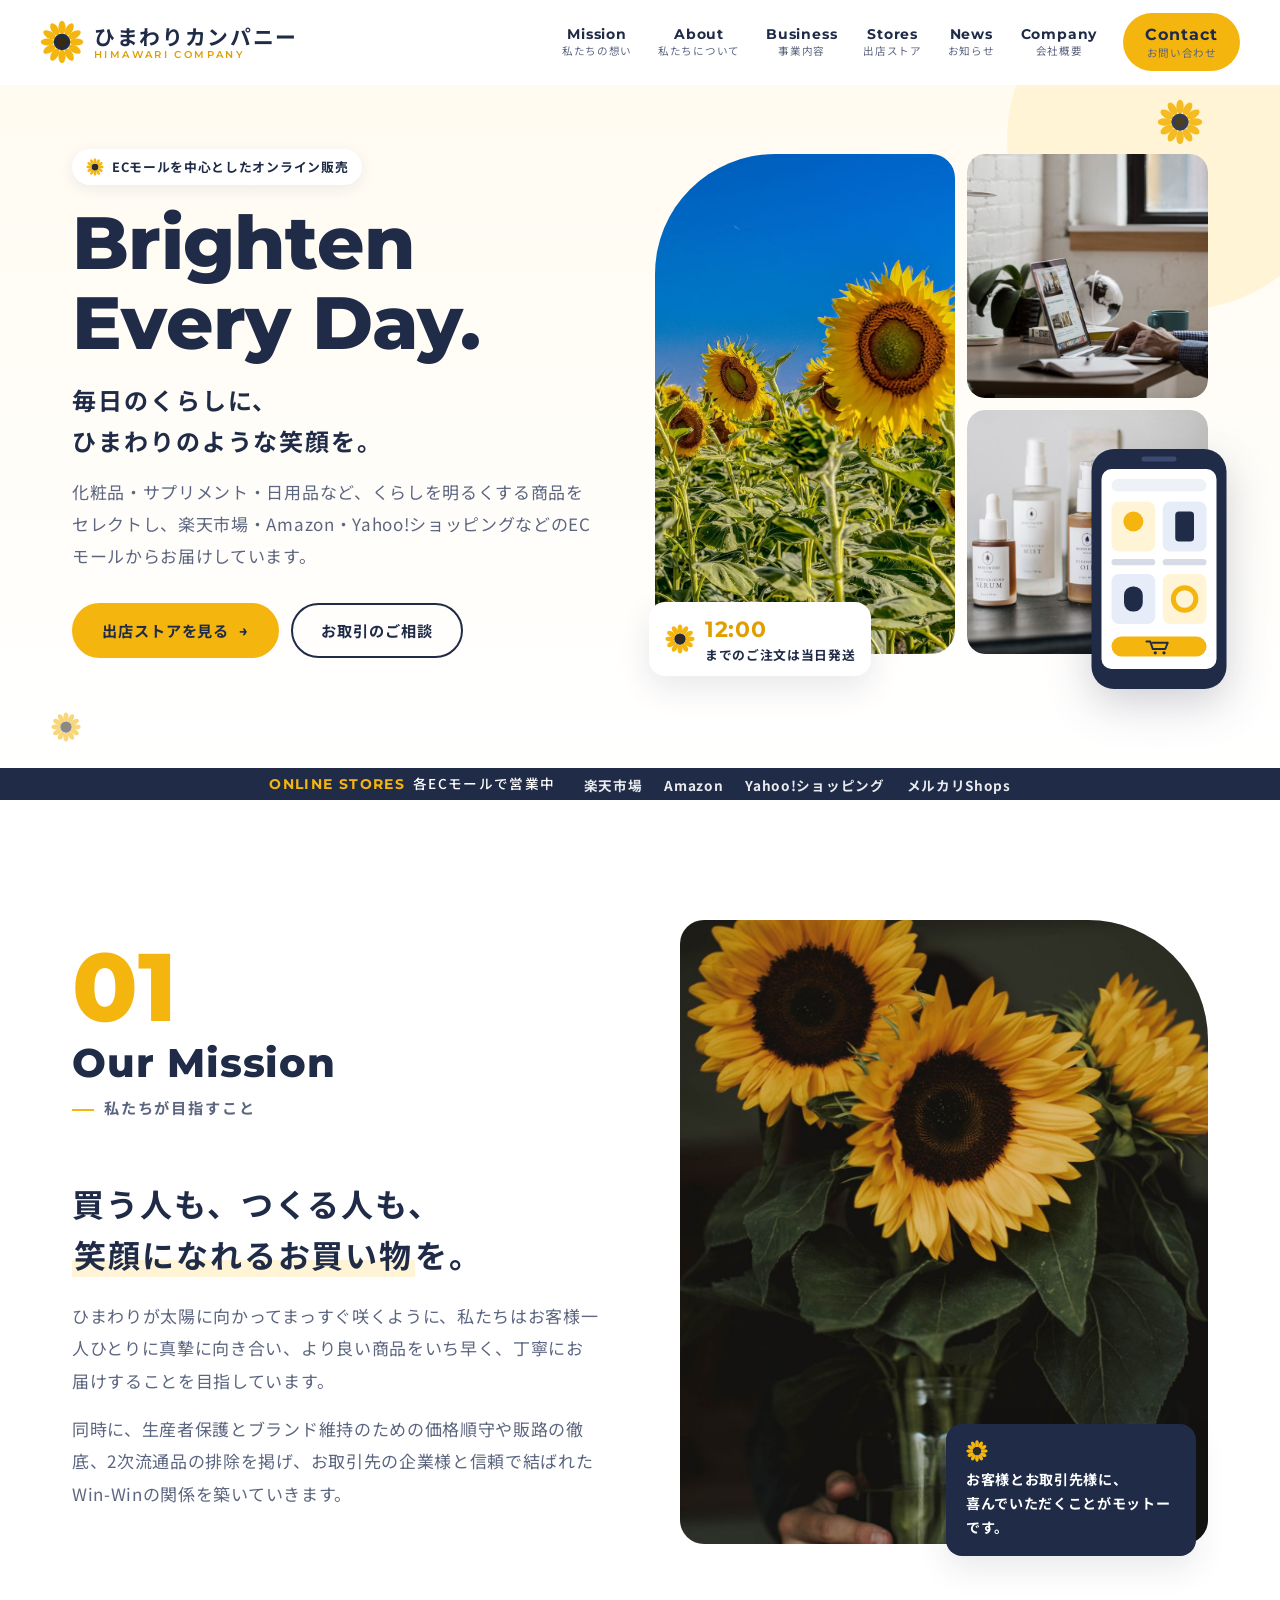
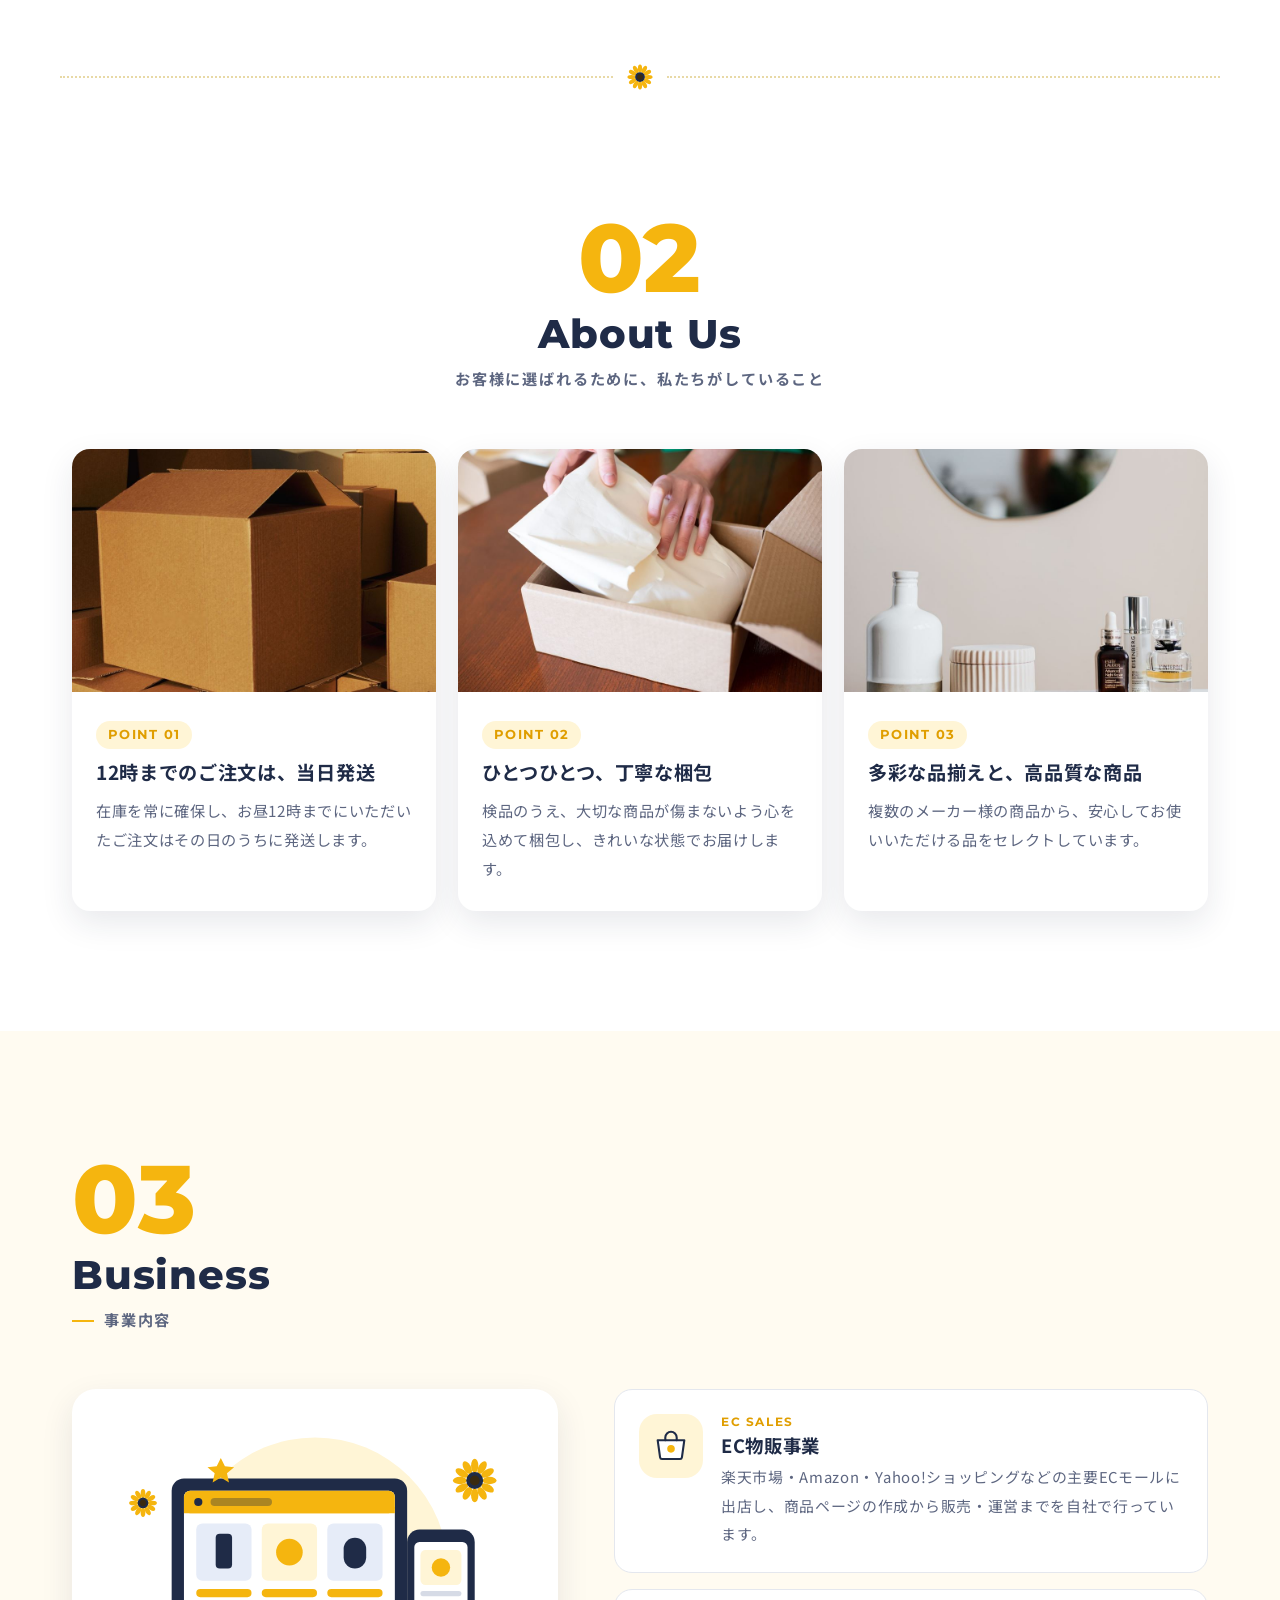
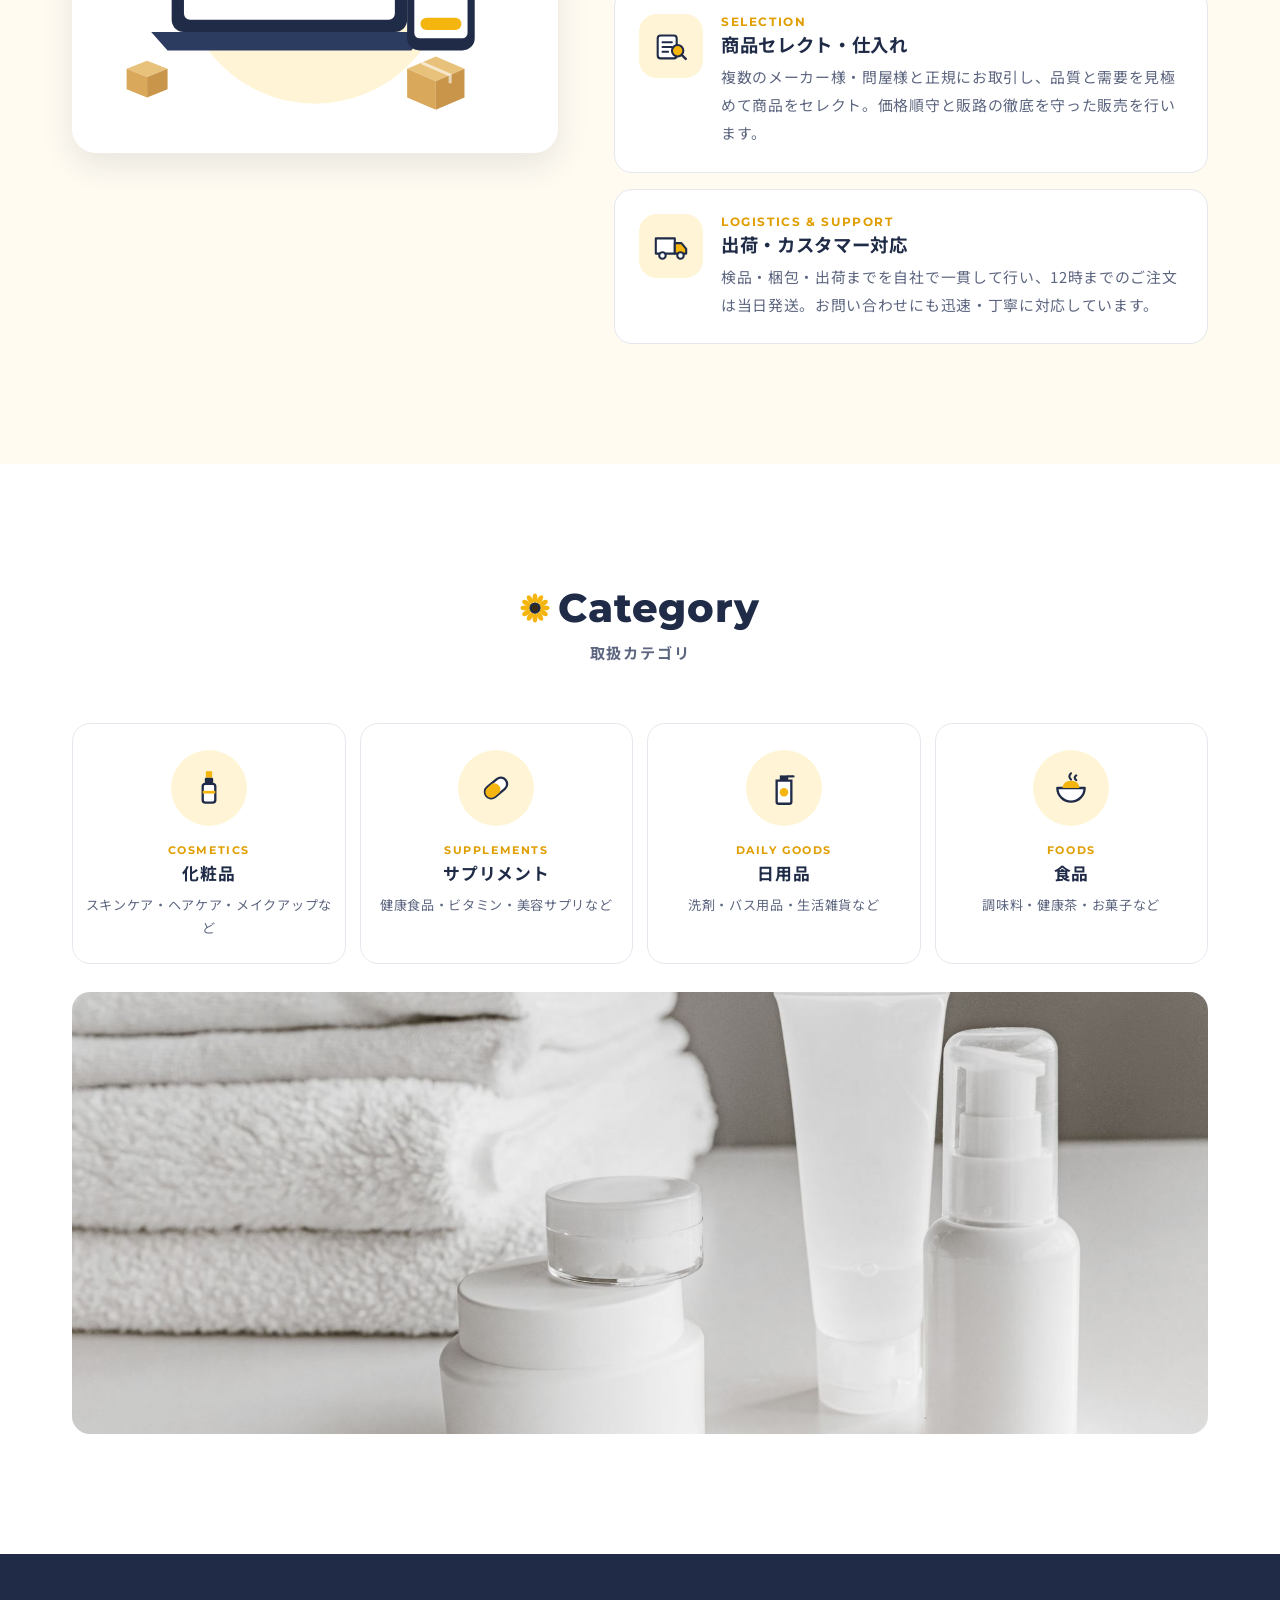
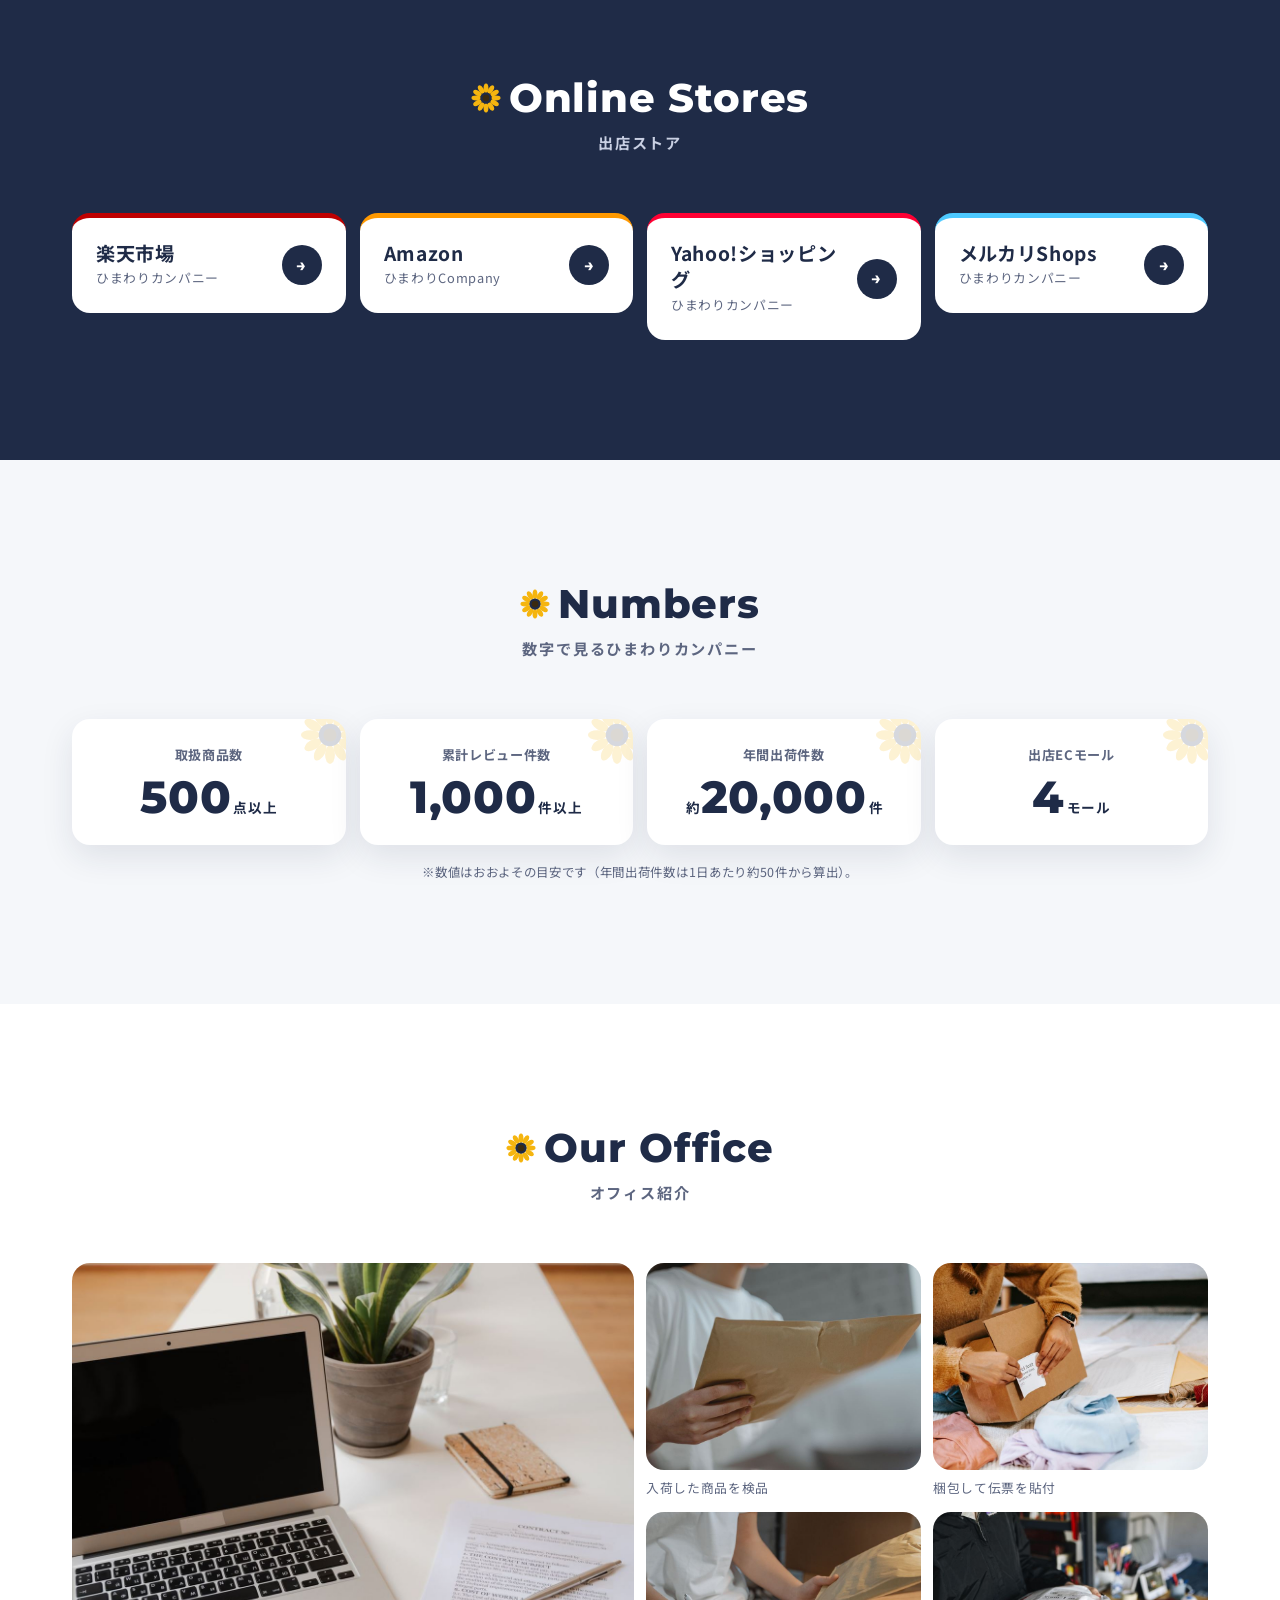
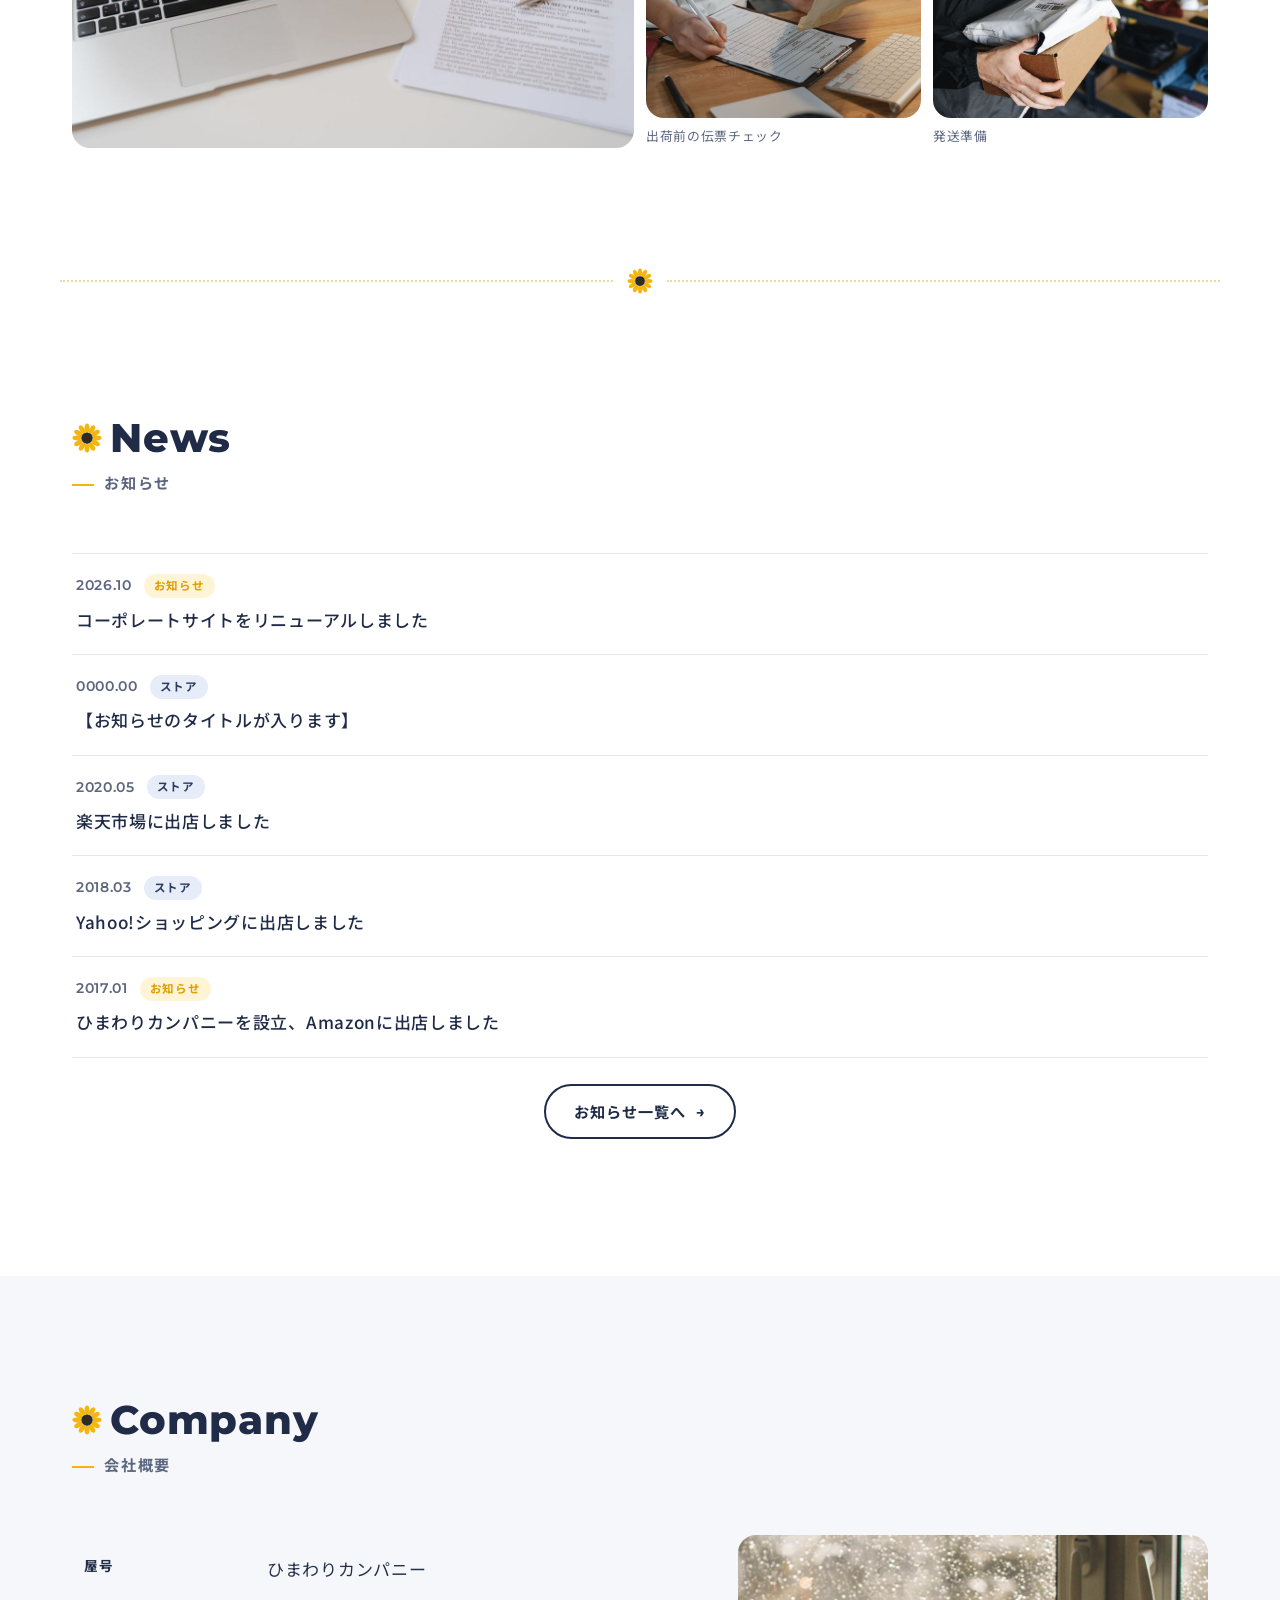
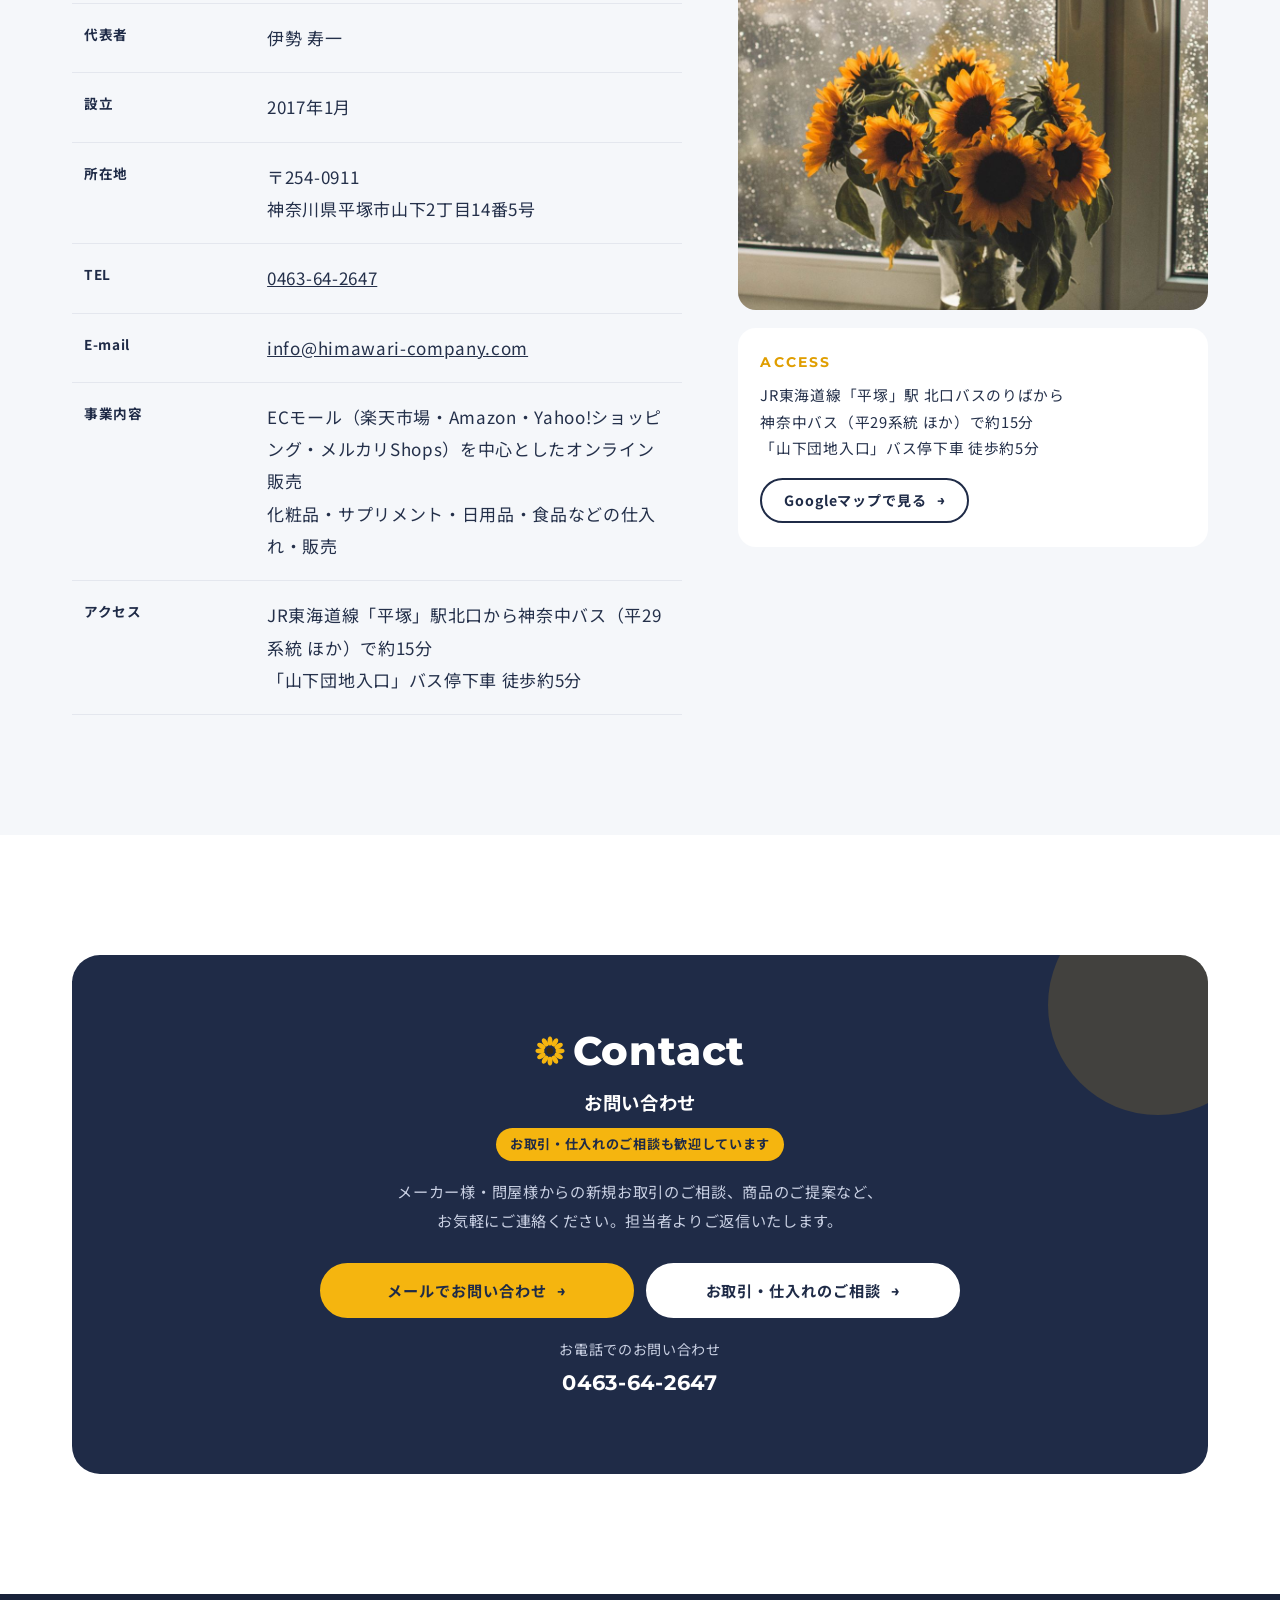
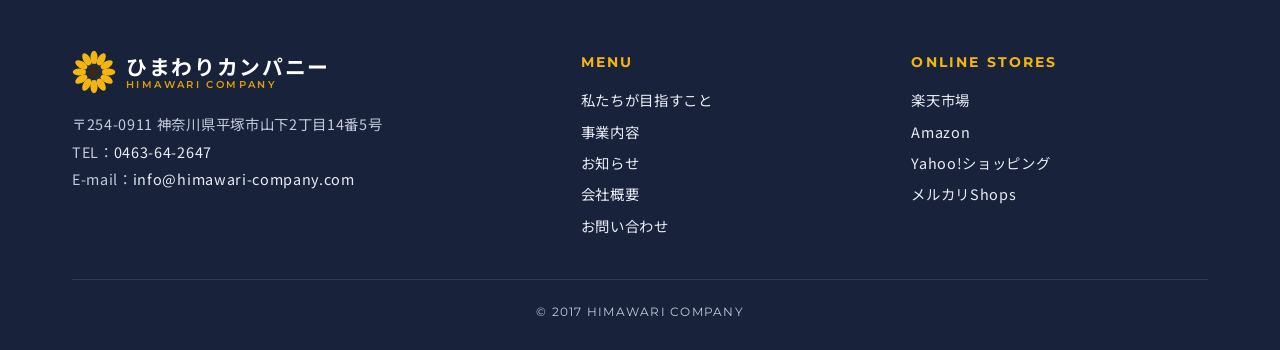
<file: index.html>
<!DOCTYPE html>
<html lang="ja">
<head>
<meta charset="UTF-8">
<meta name="viewport" content="width=device-width, initial-scale=1">
<title>ひまわりカンパニー｜ECモールを中心としたオンライン販売</title>
<meta name="description" content="ひまわりカンパニーは、楽天市場・Amazon・Yahoo!ショッピングなどのECモールを中心に、化粧品・サプリメント・日用品などをセレクトして販売するオンライン販売の会社です。">
<meta name="theme-color" content="#1f2b47">
<link rel="preconnect" href="https://fonts.googleapis.com">
<link rel="preconnect" href="https://fonts.gstatic.com" crossorigin>
<link rel="stylesheet" href="https://fonts.googleapis.com/css2?family=Montserrat:wght@500;600;700;800&family=Noto+Sans+JP:wght@400;500;700&display=swap">
<style>
/* =========================================================
   ひまわりカンパニー コーポレートサイト（トップページ）
   テーマカラー：ひまわりイエロー＋ネイビー＋白
   写真は今は「仮の枠（.ph）」です。差し替え方はファイル末尾のコメント参照
   ========================================================= */
:root {
  --yellow: #f5b50f;
  --yellow-deep: #e09e00;
  --yellow-soft: #fff5d6;
  --cream: #fffbf1;
  --navy: #1f2b47;
  --navy-2: #2c3b60;
  --text: #24304a;
  --gray: #5d6680;
  --line: #e4e7ee;
  --soft: #f5f7fa;
  --white: #ffffff;
  --radius: 18px;
  --shadow: 0 12px 32px rgba(31, 43, 71, 0.10);
  --en: "Montserrat", "Helvetica Neue", Arial, sans-serif;
  --ja: "Noto Sans JP", "Hiragino Kaku Gothic ProN", "Hiragino Sans", "Yu Gothic", Meiryo, sans-serif;
  --ease: cubic-bezier(0.22, 0.61, 0.36, 1);
}

*, *::before, *::after { box-sizing: border-box; }

html { -webkit-text-size-adjust: 100%; scroll-behavior: smooth; scroll-padding-top: 80px; }

body {
  margin: 0;
  background: var(--white);
  color: var(--text);
  font-family: var(--ja);
  font-size: 16px;
  line-height: 1.9;
  letter-spacing: 0.04em;
  overflow-x: hidden;
  -webkit-font-smoothing: antialiased;
}

img, svg { display: block; max-width: 100%; }
a { color: inherit; }

.container { width: 100%; max-width: 1200px; margin: 0 auto; padding: 0 20px; }

.sr-only {
  position: absolute; width: 1px; height: 1px; padding: 0; margin: -1px;
  overflow: hidden; clip: rect(0, 0, 0, 0); white-space: nowrap; border: 0;
}

/* ---------- ひまわりのマーク（アイコン共通） ---------- */
.sun { width: 1em; height: 1em; flex-shrink: 0; }

/* ---------- 写真の仮の枠 ---------- */
.ph {
  position: relative;
  display: flex;
  flex-direction: column;
  align-items: center;
  justify-content: center;
  gap: 6px;
  overflow: hidden;
  padding: 16px;
  border-radius: var(--radius);
  background:
    repeating-linear-gradient(135deg, rgba(255,255,255,0.55) 0 14px, rgba(255,255,255,0) 14px 28px),
    #e3e8f1;
  color: #4f5a75;
  font-size: 0.82rem;
  font-weight: 500;
  line-height: 1.6;
  text-align: center;
}
.ph svg { width: 34px; height: 34px; opacity: 0.6; }
.ph small { display: block; font-size: 0.72rem; font-weight: 400; opacity: 0.8; }
.ph--sun { background: repeating-linear-gradient(135deg, rgba(255,255,255,0.45) 0 14px, rgba(255,255,255,0) 14px 28px), #ffe39a; color: #6b4f00; }
.ph--navy { background: repeating-linear-gradient(135deg, rgba(255,255,255,0.06) 0 14px, rgba(255,255,255,0) 14px 28px), #34436a; color: #d9def0; }
/* 写真 */
.photo { display: block; width: 100%; height: 100%; object-fit: cover; border-radius: var(--radius); }
.collage > div:not(.collage-badge) { overflow: hidden; border-radius: var(--radius); }
.collage .c-sun .photo { border-radius: 120px 24px 24px 24px; }
.mv-photo { min-height: 320px; height: 100%; }
.mv-photo .photo { border-radius: 24px 120px 24px 24px; min-height: 320px; }
.card-photo { aspect-ratio: 3 / 2; }
.card-photo .photo { border-radius: 0; }
.wide-photo { width: 100%; aspect-ratio: 3 / 2; }
@media (min-width: 768px) { .wide-photo { aspect-ratio: 18 / 7; } }
.side-photo { aspect-ratio: 5 / 4; }
.gallery figure > .photo { aspect-ratio: 4 / 3; height: auto; }
.gallery .g1 > .photo { flex: 1; min-height: 220px; aspect-ratio: auto; }

/* ---------- ボタン ---------- */
.btn {
  display: inline-flex;
  align-items: center;
  justify-content: center;
  gap: 10px;
  padding: 15px 28px;
  border: 2px solid var(--navy);
  border-radius: 999px;
  background: var(--navy);
  color: var(--white);
  font-size: 0.95rem;
  font-weight: 700;
  letter-spacing: 0.06em;
  line-height: 1.4;
  text-decoration: none;
  transition: transform 0.25s var(--ease), background 0.25s, color 0.25s, box-shadow 0.25s;
}
.btn:hover { transform: translateY(-2px); box-shadow: 0 10px 22px rgba(31, 43, 71, 0.2); }
.btn--yellow { border-color: var(--yellow); background: var(--yellow); color: var(--navy); }
.btn--ghost { background: transparent; color: var(--navy); }
.btn--ghost:hover { background: var(--navy); color: var(--white); }
.btn--white { border-color: var(--white); background: var(--white); color: var(--navy); }
.btn .arrow { font-family: var(--en); font-weight: 700; }

/* ---------- ヘッダー ---------- */
.header {
  position: sticky;
  top: 0;
  z-index: 100;
  background: rgba(255, 255, 255, 0.96);
  border-bottom: 1px solid transparent;
  transition: border-color 0.3s, box-shadow 0.3s;
}
.header.is-scrolled { border-bottom-color: var(--line); box-shadow: 0 4px 18px rgba(31, 43, 71, 0.05); }
.header-inner { display: flex; align-items: center; justify-content: space-between; gap: 16px; height: 68px; max-width: none; }

.logo { position: relative; z-index: 120; display: flex; align-items: center; gap: 10px; text-decoration: none; }
.logo .sun { font-size: 38px; }
.logo-text { display: flex; flex-direction: column; line-height: 1.2; }
.logo-ja { font-size: 1.12rem; font-weight: 700; letter-spacing: 0.08em; color: var(--navy); }
.logo-en { font-family: var(--en); font-size: 0.62rem; font-weight: 600; letter-spacing: 0.24em; color: var(--yellow-deep); }

.menu-btn {
  position: relative; z-index: 120;
  display: flex; flex-direction: column; align-items: center; gap: 4px;
  width: 52px; height: 52px; padding: 0;
  border: 0; border-radius: 50%;
  background: var(--navy); color: var(--white);
  cursor: pointer;
}
.menu-btn-lines, .menu-btn-lines::before, .menu-btn-lines::after {
  display: block; width: 20px; height: 2px; border-radius: 2px; background: currentColor;
  transition: transform 0.3s var(--ease), background 0.3s;
}
.menu-btn-lines { position: relative; margin-top: 17px; }
.menu-btn-lines::before, .menu-btn-lines::after { content: ""; position: absolute; left: 0; }
.menu-btn-lines::before { top: -6px; }
.menu-btn-lines::after { top: 6px; }
.menu-btn-text { font-family: var(--en); font-size: 0.5rem; font-weight: 700; letter-spacing: 0.1em; margin-top: 6px; }
.menu-btn[aria-expanded="true"] .menu-btn-lines { background: transparent; }
.menu-btn[aria-expanded="true"] .menu-btn-lines::before { transform: translateY(6px) rotate(45deg); }
.menu-btn[aria-expanded="true"] .menu-btn-lines::after { transform: translateY(-6px) rotate(-45deg); }

.nav {
  position: fixed; inset: 0; z-index: 110;
  display: flex; align-items: center; justify-content: center;
  padding: 80px 24px 40px;
  background: var(--cream);
  opacity: 0; visibility: hidden;
  transition: opacity 0.35s var(--ease), visibility 0.35s;
}
.nav.is-open { opacity: 1; visibility: visible; }
.nav ul { display: flex; flex-direction: column; align-items: center; gap: 16px; margin: 0; padding: 0; list-style: none; }
.nav a { display: flex; flex-direction: column; align-items: center; text-decoration: none; line-height: 1.3; }
.nav a .en { font-family: var(--en); font-size: 1.35rem; font-weight: 700; color: var(--navy); letter-spacing: 0.06em; }
.nav a .ja { font-size: 0.78rem; color: var(--gray); }
.nav .nav-cta a { margin-top: 10px; padding: 14px 34px; border-radius: 999px; background: var(--yellow); }
.nav .nav-cta .en { font-size: 1rem; }
body.menu-open { overflow: hidden; }

/* ---------- ヒーロー ---------- */
.hero {
  position: relative;
  overflow: hidden;
  padding: 36px 0 72px;
  background:
    radial-gradient(circle at 92% 8%, var(--yellow-soft) 0 170px, transparent 171px),
    linear-gradient(180deg, var(--cream) 0%, var(--white) 100%);
}
.hero-inner { display: grid; gap: 44px; align-items: center; }
.hero-eyebrow {
  display: inline-flex; align-items: center; gap: 8px;
  margin: 0 0 18px; padding: 6px 14px;
  border-radius: 999px; background: var(--white); box-shadow: 0 4px 14px rgba(31,43,71,0.08);
  color: var(--navy); font-size: 0.8rem; font-weight: 700;
}
.hero-eyebrow .sun { font-size: 18px; }
.hero-catch {
  margin: 0 0 18px;
  color: var(--navy);
  font-family: var(--en);
  font-size: 2.9rem;
  font-weight: 800;
  line-height: 1.08;
  letter-spacing: -0.01em;
}
.hero-catch .accent { position: relative; display: inline-block; color: var(--navy); }
.hero-catch .accent::after {
  content: ""; position: absolute; left: -2px; right: -2px; bottom: 0.08em; z-index: -1;
  height: 0.32em; border-radius: 4px; background: var(--yellow);
}
.hero-sub { margin: 0 0 14px; color: var(--navy); font-size: 1.3rem; font-weight: 700; line-height: 1.7; letter-spacing: 0.08em; }
.hero-text { margin: 0 0 30px; color: var(--gray); }
.hero-actions { display: flex; flex-wrap: wrap; gap: 12px; }

/* ヒーローの写真コラージュ */
.collage { position: relative; display: grid; grid-template-columns: 1.25fr 1fr; grid-template-rows: auto auto; gap: 12px; }
.collage .c-sun { grid-row: 1 / span 2; min-height: 330px; border-radius: 120px 24px 24px 24px; }
.collage .c-office { min-height: 160px; }
.collage .c-items { min-height: 160px; }
.collage-badge {
  position: absolute; left: -6px; bottom: -22px;
  display: flex; align-items: center; gap: 10px;
  padding: 12px 16px; border-radius: 16px;
  background: var(--white); box-shadow: var(--shadow);
  color: var(--navy); font-size: 0.8rem; font-weight: 700; line-height: 1.4;
}
.collage-badge strong { display: block; font-family: var(--en); font-size: 1.4rem; color: var(--yellow-deep); }
.collage-phone { position: absolute; right: -10px; bottom: -40px; width: 120px; filter: drop-shadow(0 14px 22px rgba(31,43,71,0.22)); }
.hero-deco { position: absolute; color: var(--yellow); opacity: 0.9; pointer-events: none; }
.hero-deco.d1 { top: 14px; right: 6%; font-size: 46px; }
.hero-deco.d2 { bottom: 26px; left: 4%; font-size: 30px; opacity: 0.55; }

/* ---------- ストア帯（ヒーロー直下） ---------- */
.store-strip { background: var(--navy); color: var(--white); }
.store-strip-inner { display: flex; flex-direction: column; align-items: center; gap: 12px; padding: 18px 20px; }
.store-strip p { margin: 0; font-size: 0.85rem; font-weight: 500; letter-spacing: 0.1em; }
.store-strip p span { color: var(--yellow); font-family: var(--en); font-weight: 700; margin-right: 8px; }
.store-strip ul { display: flex; flex-wrap: wrap; justify-content: center; gap: 8px 22px; margin: 0; padding: 0; list-style: none; }
.store-strip a { font-size: 0.85rem; font-weight: 700; text-decoration: none; opacity: 0.9; }
.store-strip a:hover { color: var(--yellow); opacity: 1; }

/* ---------- セクション共通 ---------- */
.section { position: relative; padding: 88px 0; }
.section--soft { background: var(--soft); }
.section--cream { background: var(--cream); }
.section--navy { background: var(--navy); color: var(--white); }

.sec-head { margin: 0 0 40px; }
.sec-head.center { text-align: center; }
.sec-num {
  display: flex; align-items: center; gap: 12px;
  margin: 0 0 4px;
  color: var(--yellow);
  font-family: var(--en); font-size: 4.2rem; font-weight: 800; line-height: 1;
  -webkit-text-stroke: 0;
}
.sec-head.center .sec-num { justify-content: center; }
.sec-num .sun { font-size: 0.5em; }
.sec-en {
  display: flex; align-items: center; gap: 8px;
  margin: 0 0 6px;
  color: var(--navy); font-family: var(--en); font-size: 1.9rem; font-weight: 800; letter-spacing: 0.02em; line-height: 1.2;
}
.sec-head.center .sec-en { justify-content: center; }
.sec-en .sun { font-size: 0.75em; }
.section--navy .sec-en { color: var(--white); }
.sec-ja { margin: 0; color: var(--gray); font-size: 0.95rem; font-weight: 700; letter-spacing: 0.12em; }
.section--navy .sec-ja { color: #c9d0e3; }
.sec-ja::before { content: ""; display: inline-block; width: 22px; height: 2px; margin-right: 10px; vertical-align: middle; background: var(--yellow); }
.sec-head.center .sec-ja::before { display: none; }

.lead-title { margin: 0 0 20px; color: var(--navy); font-size: 1.55rem; font-weight: 700; line-height: 1.6; letter-spacing: 0.06em; }
.lead-title mark { padding: 0 2px; background: linear-gradient(transparent 62%, var(--yellow-soft) 62%); color: inherit; }
.body-text { margin: 0 0 16px; color: var(--gray); }

/* ひまわりの区切り線 */
.divider { display: flex; align-items: center; gap: 14px; max-width: 1200px; margin: 0 auto; padding: 0 20px; color: var(--yellow); }
.divider::before, .divider::after { content: ""; flex: 1; height: 0; border-top: 2px dotted #e8d9a6; }
.divider .sun { font-size: 26px; }

/* ---------- 01 Mission ---------- */
.mission { display: grid; gap: 40px; align-items: center; }
.mission-visual { position: relative; }
.mission-visual .ph { min-height: 320px; border-radius: 24px 120px 24px 24px; }
.mission-quote {
  position: absolute; right: 12px; bottom: -26px; max-width: 250px;
  padding: 16px 20px; border-radius: 16px;
  background: var(--navy); color: var(--white);
  font-size: 0.88rem; font-weight: 700; line-height: 1.7;
  box-shadow: var(--shadow);
}
.mission-quote .sun { font-size: 22px; margin-bottom: 6px; }

/* ---------- 02 About Us ---------- */
.about-grid { display: grid; gap: 22px; margin: 0; padding: 0; list-style: none; }
.about-card {
  position: relative;
  overflow: hidden;
  border-radius: var(--radius);
  background: var(--white);
  box-shadow: var(--shadow);
}
.about-card .ph { min-height: 190px; border-radius: 0; }
.about-card-body { padding: 24px 24px 28px; }
.about-card-num { display: inline-block; margin-bottom: 8px; padding: 2px 12px; border-radius: 999px; background: var(--yellow-soft); color: var(--yellow-deep); font-family: var(--en); font-size: 0.8rem; font-weight: 700; letter-spacing: 0.1em; }
.about-card h3 { margin: 0 0 8px; color: var(--navy); font-size: 1.2rem; font-weight: 700; line-height: 1.6; }
.about-card p { margin: 0; color: var(--gray); font-size: 0.95rem; }

/* ---------- 03 Business ---------- */
.business { display: grid; gap: 40px; align-items: start; }
.business-illust { padding: 28px; border-radius: 24px; background: var(--white); box-shadow: var(--shadow); }
.business-list { display: grid; gap: 16px; margin: 0; padding: 0; list-style: none; counter-reset: biz; }
.business-item {
  display: grid; grid-template-columns: 64px 1fr; gap: 18px; align-items: start;
  padding: 24px; border-radius: var(--radius);
  background: var(--white); border: 1px solid var(--line);
}
.business-icon { display: grid; place-items: center; width: 64px; height: 64px; border-radius: 18px; background: var(--yellow-soft); }
.business-icon svg { width: 38px; height: 38px; }
.business-item h3 { margin: 0 0 4px; color: var(--navy); font-size: 1.15rem; font-weight: 700; line-height: 1.5; }
.business-item h3 small { display: block; color: var(--yellow-deep); font-family: var(--en); font-size: 0.72rem; font-weight: 700; letter-spacing: 0.14em; }
.business-item p { margin: 0; color: var(--gray); font-size: 0.93rem; }

/* ---------- 取扱カテゴリ ---------- */
.category-grid { display: grid; grid-template-columns: repeat(2, minmax(0, 1fr)); gap: 14px; margin: 0; padding: 0; list-style: none; }
.category {
  display: flex; flex-direction: column; align-items: center; text-align: center;
  padding: 26px 12px 24px; border-radius: var(--radius);
  background: var(--white); border: 1px solid var(--line);
  transition: transform 0.3s var(--ease), box-shadow 0.3s, border-color 0.3s;
}
.category:hover { transform: translateY(-4px); box-shadow: var(--shadow); border-color: transparent; }
.category-icon { display: grid; place-items: center; width: 76px; height: 76px; margin-bottom: 14px; border-radius: 50%; background: var(--yellow-soft); }
.category-icon svg { width: 42px; height: 42px; }
.category h3 { margin: 0; color: var(--navy); font-size: 1.05rem; font-weight: 700; line-height: 1.5; }
.category .en { color: var(--yellow-deep); font-family: var(--en); font-size: 0.7rem; font-weight: 700; letter-spacing: 0.14em; }
.category p { margin: 8px 0 0; color: var(--gray); font-size: 0.82rem; line-height: 1.7; }
.category-photo { margin-top: 28px; }
.category-photo .ph { min-height: 220px; }

/* ---------- 出店ストア ---------- */
.stores { display: grid; gap: 14px; margin: 0; padding: 0; list-style: none; }
.store {
  display: flex; align-items: center; justify-content: space-between; gap: 14px;
  padding: 22px 24px; border-radius: var(--radius);
  background: var(--white); color: var(--navy);
  text-decoration: none;
  border-top: 5px solid var(--mall, var(--yellow));
  transition: transform 0.3s var(--ease), box-shadow 0.3s;
}
.store:hover { transform: translateY(-4px); box-shadow: 0 16px 30px rgba(0,0,0,0.25); }
.store-name { display: block; font-size: 1.2rem; font-weight: 700; line-height: 1.4; }
.store-shop { display: block; color: var(--gray); font-size: 0.8rem; }
.store-go { display: grid; place-items: center; flex-shrink: 0; width: 40px; height: 40px; border-radius: 50%; background: var(--navy); color: var(--white); font-family: var(--en); font-weight: 700; }
.store--rakuten { --mall: #bf0000; }
.store--amazon { --mall: #ff9900; }
.store--yahoo { --mall: #ff0033; }
.store--mercari { --mall: #4dc9ff; }
.stores-note { margin: 18px 0 0; color: #c9d0e3; font-size: 0.82rem; text-align: center; }

/* ---------- 数字で見る ---------- */
.numbers { display: grid; grid-template-columns: repeat(2, minmax(0, 1fr)); gap: 14px; margin: 0; padding: 0; list-style: none; }
.number {
  position: relative; overflow: hidden;
  padding: 24px 16px 22px; border-radius: var(--radius);
  background: var(--white); text-align: center; box-shadow: var(--shadow);
}
.number .sun { position: absolute; top: -14px; right: -14px; font-size: 60px; opacity: 0.18; }
.number-label { display: block; margin-bottom: 6px; color: var(--gray); font-size: 0.82rem; font-weight: 700; }
.number-value { display: block; color: var(--navy); font-family: var(--en); font-size: 2.2rem; font-weight: 800; line-height: 1.1; }
.number-value small { margin-left: 2px; font-family: var(--ja); font-size: 0.85rem; font-weight: 700; }
.numbers-note { margin: 16px 0 0; color: var(--gray); font-size: 0.78rem; text-align: center; }

/* ---------- オフィス紹介 ---------- */
.gallery { display: grid; grid-template-columns: repeat(2, minmax(0, 1fr)); gap: 12px; }
.gallery .ph { min-height: 150px; }
.gallery .g1 { grid-column: span 2; display: flex; flex-direction: column; }
.gallery .g1 .ph { flex: 1; min-height: 220px; }
.gallery figure { margin: 0; }
.gallery figcaption { margin-top: 6px; color: var(--gray); font-size: 0.8rem; }

/* ---------- News ---------- */
.news { margin: 0; padding: 0; list-style: none; border-top: 1px solid var(--line); }
.news li { border-bottom: 1px solid var(--line); }
.news a { display: grid; gap: 4px; padding: 18px 4px; text-decoration: none; transition: background 0.2s; }
.news a:hover { background: var(--soft); }
.news-meta { display: flex; align-items: center; gap: 12px; }
.news time { color: var(--gray); font-family: var(--en); font-size: 0.9rem; font-weight: 600; }
.news-tag { padding: 1px 10px; border-radius: 999px; background: var(--yellow-soft); color: var(--yellow-deep); font-size: 0.72rem; font-weight: 700; }
.news-tag.shop { background: #e6ecf8; color: var(--navy-2); }
.news-title { color: var(--navy); font-weight: 500; }
.more { margin-top: 26px; text-align: center; }

/* ---------- Company ---------- */
.company { display: grid; gap: 36px; }
.company-table { width: 100%; border-collapse: collapse; }
.company-table th, .company-table td { display: block; padding: 0 4px; text-align: left; vertical-align: top; }
.company-table th { padding-top: 16px; color: var(--navy); font-size: 0.85rem; font-weight: 700; }
.company-table td { padding-bottom: 16px; border-bottom: 1px solid var(--line); color: var(--text); }
.company-table .tbd { color: var(--yellow-deep); font-weight: 700; }
.company-side .ph { min-height: 260px; }
.access { margin-top: 18px; padding: 22px 22px 24px; border-radius: var(--radius); background: var(--white); }
.access-title { display: flex; align-items: center; gap: 8px; margin: 0 0 6px; color: var(--yellow-deep); font-family: var(--en); font-size: 0.85rem; font-weight: 700; letter-spacing: 0.16em; }
.access-text { margin: 0 0 16px; color: var(--text); font-size: 0.92rem; line-height: 1.8; }
.access-btn { padding: 11px 22px; font-size: 0.88rem; }

/* ---------- Contact ---------- */
.contact {
  position: relative; overflow: hidden;
  padding: 44px 24px; border-radius: 28px;
  background: var(--navy); color: var(--white); text-align: center;
}
.contact::before {
  content: ""; position: absolute; right: -60px; top: -60px;
  width: 220px; height: 220px; border-radius: 50%; background: var(--yellow); opacity: 0.16;
}
.contact .sec-en { color: var(--white); justify-content: center; }
.contact h2 { margin: 0 0 10px; }
.contact-lead { margin: 0 0 6px; font-size: 1.15rem; font-weight: 700; }
.contact-text { margin: 0 0 28px; color: #c9d0e3; font-size: 0.95rem; }
.contact-tag { display: inline-block; margin-bottom: 16px; padding: 4px 14px; border-radius: 999px; background: var(--yellow); color: var(--navy); font-size: 0.82rem; font-weight: 700; }
.contact-actions { display: grid; gap: 12px; max-width: 640px; margin: 0 auto; }
.contact-actions .btn { width: 100%; }
.contact-tel { display: block; margin-top: 18px; color: #c9d0e3; font-size: 0.88rem; }
.contact-tel a { color: var(--white); font-family: var(--en); font-size: 1.3rem; font-weight: 700; text-decoration: none; }

/* ---------- フッター ---------- */
.footer { padding: 56px 0 26px; background: #18223a; color: #c3cadc; font-size: 0.9rem; }
.footer a { color: #e8ecf5; text-decoration: none; }
.footer a:hover { color: var(--yellow); }
.footer-grid { display: grid; gap: 34px; }
.footer .logo-ja { color: var(--white); }
.footer address { margin-top: 16px; font-style: normal; line-height: 1.9; }
.footer h3 { margin: 0 0 10px; color: var(--yellow); font-family: var(--en); font-size: 0.85rem; font-weight: 700; letter-spacing: 0.16em; }
.footer ul { display: grid; gap: 4px; margin: 0; padding: 0; list-style: none; }
.copyright { margin: 40px 0 0; padding-top: 20px; border-top: 1px solid rgba(255,255,255,0.1); font-family: var(--en); font-size: 0.78rem; letter-spacing: 0.1em; text-align: center; }

/* ---------- スクロールでふわっと表示 ---------- */
.js .fade { opacity: 0; transform: translateY(24px); transition: opacity 0.9s var(--ease), transform 0.9s var(--ease); }
.js .fade.is-in { opacity: 1; transform: none; }
.js .d1 { transition-delay: 0.1s; }
.js .d2 { transition-delay: 0.2s; }
.js .d3 { transition-delay: 0.3s; }
@media (prefers-reduced-motion: reduce) {
  html { scroll-behavior: auto; }
  .js .fade { opacity: 1; transform: none; transition: none; }
  * { animation: none !important; }
}

/* ---------- タブレット以上 ---------- */
@media (min-width: 768px) {
  .container { padding: 0 32px; }
  .hero-catch { font-size: 3.8rem; }
  .collage .c-sun { min-height: 420px; }
  .collage .c-office, .collage .c-items { min-height: 200px; }
  .store-strip-inner { flex-direction: row; justify-content: center; gap: 28px; }
  .about-grid { grid-template-columns: repeat(3, 1fr); }
  .category-grid { grid-template-columns: repeat(4, 1fr); }
  .stores { grid-template-columns: repeat(2, 1fr); }
  .numbers { grid-template-columns: repeat(4, 1fr); }
  .gallery { grid-template-columns: repeat(4, 1fr); }
  .gallery .g1 { grid-column: span 2; grid-row: span 2; min-height: 100%; }
  .contact-actions { grid-template-columns: 1fr 1fr; }
  .footer-grid { grid-template-columns: 1.6fr 1fr 1fr; }
  .company-table th, .company-table td { display: table-cell; padding: 18px 12px; border-bottom: 1px solid var(--line); }
  .company-table th { width: 30%; background: var(--soft); }
}

/* ---------- パソコン ---------- */
@media (min-width: 1024px) {
  body { font-size: 17px; }
  .header-inner { height: 84px; padding: 0 40px; }
  .logo .sun { font-size: 44px; }
  .logo-ja { font-size: 1.3rem; }
  .menu-btn { display: none; }
  .nav { position: static; padding: 0; background: none; opacity: 1; visibility: visible; }
  .nav ul { flex-direction: row; gap: 26px; }
  .nav a .en { font-size: 0.85rem; }
  .nav a .ja { font-size: 0.66rem; }
  .nav a:hover .en { color: var(--yellow-deep); }
  .nav .nav-cta a { margin: 0; padding: 12px 22px; }
  .hero { padding: 64px 0 110px; }
  .hero-inner { grid-template-columns: 1fr 1.05fr; gap: 56px; }
  .hero-catch { font-size: 4.6rem; }
  .hero-sub { font-size: 1.5rem; }
  .collage .c-sun { min-height: 500px; }
  .collage .c-office, .collage .c-items { min-height: 244px; }
  .collage-phone { width: 150px; right: -26px; }
  .section { padding: 120px 0; }
  .sec-head { margin-bottom: 56px; }
  .sec-num { font-size: 6rem; }
  .sec-en { font-size: 2.5rem; }
  .lead-title { font-size: 2rem; }
  .mission { grid-template-columns: 1fr 1fr; gap: 80px; }
  .mission-visual .mv-photo .photo { min-height: 460px; }
  .business { grid-template-columns: 0.9fr 1.1fr; gap: 56px; }
  .business-illust { position: sticky; top: 120px; }
  .stores { grid-template-columns: repeat(4, 1fr); }
  .gallery .ph { min-height: 200px; }
  .company { grid-template-columns: 1.3fr 1fr; gap: 56px; align-items: start; }
  .company-side .ph { min-height: 360px; }
  .contact { padding: 72px 48px; }
  .number-value { font-size: 2.8rem; }
}
</style>
<script>document.documentElement.classList.add('js');</script>
</head>
<body>

<!-- ===== ひまわりのマーク（ページ内で使い回す部品） ===== -->
<svg width="0" height="0" style="position:absolute" aria-hidden="true">
  <symbol id="sunflower" viewBox="0 0 64 64">
    <g fill="#f5b50f">
      <ellipse cx="32" cy="11" rx="5.2" ry="10"/>
      <ellipse cx="32" cy="11" rx="5.2" ry="10" transform="rotate(30 32 32)"/>
      <ellipse cx="32" cy="11" rx="5.2" ry="10" transform="rotate(60 32 32)"/>
      <ellipse cx="32" cy="11" rx="5.2" ry="10" transform="rotate(90 32 32)"/>
      <ellipse cx="32" cy="11" rx="5.2" ry="10" transform="rotate(120 32 32)"/>
      <ellipse cx="32" cy="11" rx="5.2" ry="10" transform="rotate(150 32 32)"/>
      <ellipse cx="32" cy="11" rx="5.2" ry="10" transform="rotate(180 32 32)"/>
      <ellipse cx="32" cy="11" rx="5.2" ry="10" transform="rotate(210 32 32)"/>
      <ellipse cx="32" cy="11" rx="5.2" ry="10" transform="rotate(240 32 32)"/>
      <ellipse cx="32" cy="11" rx="5.2" ry="10" transform="rotate(270 32 32)"/>
      <ellipse cx="32" cy="11" rx="5.2" ry="10" transform="rotate(300 32 32)"/>
      <ellipse cx="32" cy="11" rx="5.2" ry="10" transform="rotate(330 32 32)"/>
    </g>
    <circle cx="32" cy="32" r="12" fill="#1f2b47"/>
    <circle cx="32" cy="32" r="7" fill="#3a2a10"/>
  </symbol>
  <symbol id="camera" viewBox="0 0 24 24">
    <path fill="none" stroke="currentColor" stroke-width="1.6" stroke-linejoin="round" d="M4 7h3l1.5-2h7L17 7h3a1 1 0 0 1 1 1v10a1 1 0 0 1-1 1H4a1 1 0 0 1-1-1V8a1 1 0 0 1 1-1z"/>
    <circle cx="12" cy="13" r="3.6" fill="none" stroke="currentColor" stroke-width="1.6"/>
  </symbol>
</svg>

<header class="header">
  <div class="container header-inner">
    <a class="logo" href="#top" aria-label="ひまわりカンパニー トップへ">
      <svg class="sun" aria-hidden="true"><use href="#sunflower"/></svg>
      <span class="logo-text">
        <span class="logo-ja">ひまわりカンパニー</span>
        <span class="logo-en">HIMAWARI COMPANY</span>
      </span>
    </a>
    <button class="menu-btn" type="button" aria-expanded="false" aria-controls="nav" aria-label="メニューを開く">
      <span class="menu-btn-lines" aria-hidden="true"></span>
      <span class="menu-btn-text" aria-hidden="true">MENU</span>
    </button>
    <nav class="nav" id="nav" aria-label="メインメニュー">
      <ul>
        <li><a href="#mission"><span class="en">Mission</span><span class="ja">私たちの想い</span></a></li>
        <li><a href="#about"><span class="en">About</span><span class="ja">私たちについて</span></a></li>
        <li><a href="#business"><span class="en">Business</span><span class="ja">事業内容</span></a></li>
        <li><a href="#stores"><span class="en">Stores</span><span class="ja">出店ストア</span></a></li>
        <li><a href="#news"><span class="en">News</span><span class="ja">お知らせ</span></a></li>
        <li><a href="#company"><span class="en">Company</span><span class="ja">会社概要</span></a></li>
        <li class="nav-cta"><a href="#contact"><span class="en">Contact</span><span class="ja">お問い合わせ</span></a></li>
      </ul>
    </nav>
  </div>
</header>

<main id="top">

  <!-- ===== 1. ヒーロー ===== -->
  <section class="hero">
    <svg class="sun hero-deco d1" aria-hidden="true"><use href="#sunflower"/></svg>
    <svg class="sun hero-deco d2" aria-hidden="true"><use href="#sunflower"/></svg>
    <div class="container hero-inner">
      <div>
        <p class="hero-eyebrow fade"><svg class="sun" aria-hidden="true"><use href="#sunflower"/></svg>ECモールを中心としたオンライン販売</p>
        <!-- キャッチコピー案A（採用中）。案B・Cはページ末尾のコメント参照 -->
        <h1 class="hero-catch fade d1">Brighten<br><span class="accent">Every Day.</span></h1>
        <p class="hero-sub fade d2">毎日のくらしに、<br>ひまわりのような笑顔を。</p>
        <p class="hero-text fade d2">化粧品・サプリメント・日用品など、くらしを明るくする商品をセレクトし、楽天市場・Amazon・Yahoo!ショッピングなどのECモールからお届けしています。</p>
        <div class="hero-actions fade d3">
          <a class="btn btn--yellow" href="#stores">出店ストアを見る <span class="arrow" aria-hidden="true">→</span></a>
          <a class="btn btn--ghost" href="#contact">お取引のご相談</a>
        </div>
      </div>

      <div class="collage fade d2">
        <div class="c-sun"><img class="photo" src="images/hero-sunflowers.jpg" alt="青空の下に咲くひまわり"></div>
        <div class="c-office"><img class="photo" src="images/hero-office.jpg" alt="パソコンでショップを運営する様子"></div>
        <div class="c-items"><img class="photo" src="images/hero-items.jpg" alt="スキンケア商品のイメージ"></div>
        <div class="collage-badge"><svg class="sun" style="font-size:30px" aria-hidden="true"><use href="#sunflower"/></svg><span><strong>12:00</strong>までのご注文は当日発送</span></div>
        <!-- イラスト：スマホでお買い物 -->
        <svg class="collage-phone" viewBox="0 0 120 200" aria-hidden="true">
          <rect x="6" y="4" width="108" height="192" rx="18" fill="#1f2b47"/>
          <rect x="14" y="20" width="92" height="160" rx="8" fill="#fff"/>
          <rect x="46" y="10" width="28" height="4" rx="2" fill="#3c4a70"/>
          <rect x="22" y="28" width="76" height="10" rx="5" fill="#eef1f6"/>
          <rect x="22" y="46" width="35" height="40" rx="6" fill="#fff5d6"/>
          <rect x="63" y="46" width="35" height="40" rx="6" fill="#e6ecf8"/>
          <circle cx="39.5" cy="62" r="8" fill="#f5b50f"/>
          <rect x="73" y="54" width="15" height="24" rx="3" fill="#1f2b47"/>
          <rect x="22" y="92" width="35" height="5" rx="2.5" fill="#d6dbe6"/>
          <rect x="63" y="92" width="35" height="5" rx="2.5" fill="#d6dbe6"/>
          <rect x="22" y="104" width="35" height="40" rx="6" fill="#e6ecf8"/>
          <rect x="63" y="104" width="35" height="40" rx="6" fill="#fff5d6"/>
          <rect x="32" y="114" width="15" height="20" rx="7" fill="#1f2b47"/>
          <circle cx="80.5" cy="124" r="9" fill="none" stroke="#f5b50f" stroke-width="4"/>
          <rect x="22" y="154" width="76" height="16" rx="8" fill="#f5b50f"/>
          <path d="M50 158h3l2 6h10l2-5H55" fill="none" stroke="#1f2b47" stroke-width="1.6" stroke-linecap="round" stroke-linejoin="round"/>
          <circle cx="57" cy="167" r="1.3" fill="#1f2b47"/><circle cx="64" cy="167" r="1.3" fill="#1f2b47"/>
        </svg>
      </div>
    </div>
  </section>

  <!-- ストアへの帯 -->
  <div class="store-strip">
    <div class="container store-strip-inner">
      <p><span>ONLINE STORES</span>各ECモールで営業中</p>
      <ul>
        <li><a>楽天市場</a></li>
        <li><a>Amazon</a></li>
        <li><a>Yahoo!ショッピング</a></li>
        <li><a>メルカリShops</a></li>
      </ul>
    </div>
  </div>

  <!-- ===== 2. 01 Our Mission ===== -->
  <section class="section" id="mission">
    <div class="container mission">
      <div>
        <div class="sec-head fade">
          <p class="sec-num">01</p>
          <h2 class="sec-en">Our Mission</h2>
          <p class="sec-ja">私たちが目指すこと</p>
        </div>
        <p class="lead-title fade d1">買う人も、つくる人も、<br><mark>笑顔になれるお買い物</mark>を。</p>
        <p class="body-text fade d2">ひまわりが太陽に向かってまっすぐ咲くように、私たちはお客様一人ひとりに真摯に向き合い、より良い商品をいち早く、丁寧にお届けすることを目指しています。</p>
        <p class="body-text fade d2">同時に、生産者保護とブランド維持のための価格順守や販路の徹底、2次流通品の排除を掲げ、お取引先の企業様と信頼で結ばれたWin-Winの関係を築いていきます。</p>
      </div>
      <div class="mission-visual fade d2">
        <div class="mv-photo"><img class="photo" src="images/mission.jpg" alt="ひまわりを生けた花瓶を手に持つスタッフ" loading="lazy"></div>
        <p class="mission-quote"><svg class="sun" aria-hidden="true"><use href="#sunflower"/></svg>お客様とお取引先様に、<br>喜んでいただくことがモットーです。</p>
      </div>
    </div>
  </section>

  <div class="divider" aria-hidden="true"><svg class="sun"><use href="#sunflower"/></svg></div>

  <!-- ===== 3. 02 About Us ===== -->
  <section class="section" id="about">
    <div class="container">
      <div class="sec-head center fade">
        <p class="sec-num">02</p>
        <h2 class="sec-en">About Us</h2>
        <p class="sec-ja">お客様に選ばれるために、私たちがしていること</p>
      </div>
      <ul class="about-grid">
        <li class="about-card fade">
          <div class="card-photo"><img class="photo" src="images/about-shipping.jpg" alt="出荷を待つ段ボール箱" loading="lazy"></div>
          <div class="about-card-body">
            <span class="about-card-num">POINT 01</span>
            <h3>12時までのご注文は、当日発送</h3>
            <p>在庫を常に確保し、お昼12時までにいただいたご注文はその日のうちに発送します。</p>
          </div>
        </li>
        <li class="about-card fade d1">
          <div class="card-photo"><img class="photo" src="images/about-packing.jpg" alt="商品を丁寧に梱包する手元" loading="lazy"></div>
          <div class="about-card-body">
            <span class="about-card-num">POINT 02</span>
            <h3>ひとつひとつ、丁寧な梱包</h3>
            <p>検品のうえ、大切な商品が傷まないよう心を込めて梱包し、きれいな状態でお届けします。</p>
          </div>
        </li>
        <li class="about-card fade d2">
          <div class="card-photo"><img class="photo" src="images/about-items.jpg" alt="取扱商品のイメージ" loading="lazy"></div>
          <div class="about-card-body">
            <span class="about-card-num">POINT 03</span>
            <h3>多彩な品揃えと、高品質な商品</h3>
            <p>複数のメーカー様の商品から、安心してお使いいただける品をセレクトしています。</p>
          </div>
        </li>
      </ul>
    </div>
  </section>

  <!-- ===== 4. 03 Business ===== -->
  <section class="section section--cream" id="business">
    <div class="container">
      <div class="sec-head fade">
        <p class="sec-num">03</p>
        <h2 class="sec-en">Business</h2>
        <p class="sec-ja">事業内容</p>
      </div>
      <div class="business">
        <!-- イラスト：ECモールでの販売 -->
        <div class="business-illust fade">
          <svg viewBox="0 0 420 300" role="img" aria-label="パソコンとスマホで商品を販売し、箱で届けるイメージイラスト">
            <circle cx="210" cy="150" r="130" fill="#fff5d6"/>
            <rect x="70" y="60" width="230" height="150" rx="12" fill="#1f2b47"/>
            <rect x="82" y="72" width="206" height="126" rx="6" fill="#fff"/>
            <rect x="82" y="72" width="206" height="22" rx="6" fill="#f5b50f"/>
            <path d="M82 88h206v6H82z" fill="#f5b50f"/>
            <circle cx="96" cy="83" r="4" fill="#1f2b47"/><rect x="108" y="79" width="60" height="8" rx="4" fill="#1f2b47" opacity=".35"/>
            <rect x="94" y="104" width="54" height="56" rx="6" fill="#e6ecf8"/>
            <rect x="158" y="104" width="54" height="56" rx="6" fill="#fff5d6"/>
            <rect x="222" y="104" width="54" height="56" rx="6" fill="#e6ecf8"/>
            <rect x="113" y="114" width="16" height="34" rx="4" fill="#1f2b47"/>
            <circle cx="185" cy="132" r="13" fill="#f5b50f"/>
            <rect x="238" y="118" width="22" height="30" rx="11" fill="#1f2b47"/>
            <rect x="94" y="168" width="54" height="8" rx="4" fill="#f5b50f"/>
            <rect x="158" y="168" width="54" height="8" rx="4" fill="#f5b50f"/>
            <rect x="222" y="168" width="54" height="8" rx="4" fill="#f5b50f"/>
            <path d="M50 210h270l-16 18H66z" fill="#2c3b60"/>
            <rect x="300" y="110" width="66" height="118" rx="12" fill="#1f2b47"/>
            <rect x="307" y="122" width="52" height="94" rx="5" fill="#fff"/>
            <rect x="313" y="130" width="40" height="34" rx="5" fill="#fff5d6"/>
            <circle cx="333" cy="147" r="9" fill="#f5b50f"/>
            <rect x="313" y="170" width="40" height="5" rx="2.5" fill="#d6dbe6"/>
            <rect x="313" y="196" width="40" height="12" rx="6" fill="#f5b50f"/>
            <g transform="translate(300 232)">
              <path d="M0 14 28 2l28 12-28 12z" fill="#e8c27a"/>
              <path d="M0 14v28l28 12V26z" fill="#d9a85a"/>
              <path d="M56 14v28L28 54V26z" fill="#c8954a"/>
              <path d="M14 8l28 12v8" fill="none" stroke="#fff" stroke-width="3" opacity=".6"/>
            </g>
            <g transform="translate(26 236)">
              <path d="M0 10 20 2l20 8-20 8z" fill="#e8c27a"/>
              <path d="M0 10v20l20 8V18z" fill="#d9a85a"/>
              <path d="M40 10v20l-20 8V18z" fill="#c8954a"/>
            </g>
            <use href="#sunflower" x="344" y="40" width="44" height="44"/>
            <use href="#sunflower" x="28" y="70" width="28" height="28"/>
            <path d="M118 40l4 8 9 1-7 6 2 9-8-5-8 5 2-9-7-6 9-1z" fill="#f5b50f"/>
          </svg>
        </div>
        <ul class="business-list">
          <li class="business-item fade">
            <span class="business-icon"><svg viewBox="0 0 40 40" aria-hidden="true"><path d="M6 14h28l-2.5 18a2 2 0 0 1-2 1.7H10.5a2 2 0 0 1-2-1.7z" fill="#fff" stroke="#1f2b47" stroke-width="2.2" stroke-linejoin="round"/><path d="M14 14v-3a6 6 0 0 1 12 0v3" fill="none" stroke="#1f2b47" stroke-width="2.2" stroke-linecap="round"/><circle cx="20" cy="23" r="4" fill="#f5b50f"/></svg></span>
            <div>
              <h3><small>EC SALES</small>EC物販事業</h3>
              <p>楽天市場・Amazon・Yahoo!ショッピングなどの主要ECモールに出店し、商品ページの作成から販売・運営までを自社で行っています。</p>
            </div>
          </li>
          <li class="business-item fade d1">
            <span class="business-icon"><svg viewBox="0 0 40 40" aria-hidden="true"><rect x="6" y="9" width="20" height="24" rx="3" fill="#fff" stroke="#1f2b47" stroke-width="2.2"/><path d="M11 16h10M11 21h10M11 26h6" stroke="#1f2b47" stroke-width="2" stroke-linecap="round"/><circle cx="27" cy="25" r="6" fill="#f5b50f" stroke="#1f2b47" stroke-width="2.2"/><path d="m31.5 29.5 4 4" stroke="#1f2b47" stroke-width="2.6" stroke-linecap="round"/></svg></span>
            <div>
              <h3><small>SELECTION</small>商品セレクト・仕入れ</h3>
              <p>複数のメーカー様・問屋様と正規にお取引し、品質と需要を見極めて商品をセレクト。価格順守と販路の徹底を守った販売を行います。</p>
            </div>
          </li>
          <li class="business-item fade d2">
            <span class="business-icon"><svg viewBox="0 0 40 40" aria-hidden="true"><path d="M4 12h20v16H4z" fill="#fff" stroke="#1f2b47" stroke-width="2.2" stroke-linejoin="round"/><path d="M24 17h7l5 6v5H24z" fill="#f5b50f" stroke="#1f2b47" stroke-width="2.2" stroke-linejoin="round"/><circle cx="11" cy="30" r="3.4" fill="#fff" stroke="#1f2b47" stroke-width="2.2"/><circle cx="30" cy="30" r="3.4" fill="#fff" stroke="#1f2b47" stroke-width="2.2"/></svg></span>
            <div>
              <h3><small>LOGISTICS &amp; SUPPORT</small>出荷・カスタマー対応</h3>
              <p>検品・梱包・出荷までを自社で一貫して行い、12時までのご注文は当日発送。お問い合わせにも迅速・丁寧に対応しています。</p>
            </div>
          </li>
        </ul>
      </div>
    </div>
  </section>

  <!-- ===== 5. 取扱カテゴリ ===== -->
  <section class="section" id="category">
    <div class="container">
      <div class="sec-head center fade">
        <h2 class="sec-en"><svg class="sun" aria-hidden="true"><use href="#sunflower"/></svg>Category</h2>
        <p class="sec-ja">取扱カテゴリ</p>
      </div>
      <ul class="category-grid">
        <li class="category fade">
          <span class="category-icon"><svg viewBox="0 0 40 40" aria-hidden="true"><rect x="14" y="16" width="12" height="18" rx="2.5" fill="#fff" stroke="#1f2b47" stroke-width="2.2"/><rect x="16" y="10" width="8" height="6" rx="1.5" fill="#1f2b47"/><path d="M17 4h6v6h-6z" fill="#f5b50f"/><path d="M14 24h12" stroke="#f5b50f" stroke-width="2.6"/></svg></span>
          <span class="en">COSMETICS</span>
          <h3>化粧品</h3>
          <p>スキンケア・ヘアケア・メイクアップなど</p>
        </li>
        <li class="category fade d1">
          <span class="category-icon"><svg viewBox="0 0 40 40" aria-hidden="true"><g transform="rotate(-40 20 20)"><rect x="8" y="14" width="24" height="12" rx="6" fill="#fff" stroke="#1f2b47" stroke-width="2.2"/><path d="M20 14.5a6 6 0 0 1 0 11H14a5.5 5.5 0 0 1 0-11z" fill="#f5b50f"/></g></svg></span>
          <span class="en">SUPPLEMENTS</span>
          <h3>サプリメント</h3>
          <p>健康食品・ビタミン・美容サプリなど</p>
        </li>
        <li class="category fade d2">
          <span class="category-icon"><svg viewBox="0 0 40 40" aria-hidden="true"><path d="M13 13h14v20a2 2 0 0 1-2 2H15a2 2 0 0 1-2-2z" fill="#fff" stroke="#1f2b47" stroke-width="2.2"/><path d="M16 8h8v5h-8z" fill="#1f2b47"/><path d="M24 9h5" stroke="#1f2b47" stroke-width="2.2" stroke-linecap="round"/><circle cx="20" cy="24" r="4" fill="#f5b50f"/></svg></span>
          <span class="en">DAILY GOODS</span>
          <h3>日用品</h3>
          <p>洗剤・バス用品・生活雑貨など</p>
        </li>
        <li class="category fade d3">
          <span class="category-icon"><svg viewBox="0 0 40 40" aria-hidden="true"><path d="M7 20h26a13 13 0 0 1-26 0z" fill="#fff" stroke="#1f2b47" stroke-width="2.2" stroke-linejoin="round"/><path d="M12 20c0-4 3-7 8-7s8 3 8 7" fill="#f5b50f"/><path d="M20 6c-2 2-2 4 0 6M25 8c-2 1.5-2 3 0 4.5" fill="none" stroke="#1f2b47" stroke-width="2" stroke-linecap="round"/></svg></span>
          <span class="en">FOODS</span>
          <h3>食品</h3>
          <p>調味料・健康茶・お菓子など</p>
        </li>
      </ul>
      <div class="category-photo fade">
        <div class="wide-photo"><img class="photo" src="images/category.jpg" alt="化粧品・日用品のイメージ" loading="lazy"></div>
      </div>
    </div>
  </section>

  <!-- ===== 6. 出店ストア ===== -->
  <section class="section section--navy" id="stores">
    <div class="container">
      <div class="sec-head center fade">
        <h2 class="sec-en"><svg class="sun" aria-hidden="true"><use href="#sunflower"/></svg>Online Stores</h2>
        <p class="sec-ja">出店ストア</p>
      </div>
      <ul class="stores">
        <li class="fade"><a class="store store--rakuten"><span><span class="store-name">楽天市場</span><span class="store-shop">ひまわりカンパニー</span></span><span class="store-go" aria-hidden="true">→</span></a></li>
        <li class="fade d1"><a class="store store--amazon"><span><span class="store-name">Amazon</span><span class="store-shop">ひまわりCompany</span></span><span class="store-go" aria-hidden="true">→</span></a></li>
        <li class="fade d2"><a class="store store--yahoo"><span><span class="store-name">Yahoo!ショッピング</span><span class="store-shop">ひまわりカンパニー</span></span><span class="store-go" aria-hidden="true">→</span></a></li>
        <li class="fade d3"><a class="store store--mercari"><span><span class="store-name">メルカリShops</span><span class="store-shop">ひまわりカンパニー</span></span><span class="store-go" aria-hidden="true">→</span></a></li>
      </ul>
      <!-- 各ストアへのリンクは現在はずしています（2026/10/28）。元のリンク先は下のメモのとおり。
           楽天市場: https://www.rakuten.co.jp/himawari-company/
           Amazon: https://www.amazon.co.jp/s?me=A3NV0EKBFBU47O&amp;marketplaceID=A1VC38T7YXB528
           Yahoo!ショッピング: https://store.shopping.yahoo.co.jp/himawari-company/
           メルカリShops: https://jp.mercari.com/shops/profile/Aiasz2msF3qnqRSeZ3U2ag
           もどすときは、各 <a> に href="URL" target="_blank" rel="noopener" を付け直し、下の注意書きのコメントもはずす。
      <p class="stores-note">※各ストアのページが新しいタブで開きます。</p>
      -->
    </div>
  </section>

  <!-- ===== 7. 数字で見る ===== -->
  <section class="section section--soft" id="numbers">
    <div class="container">
      <div class="sec-head center fade">
        <h2 class="sec-en"><svg class="sun" aria-hidden="true"><use href="#sunflower"/></svg>Numbers</h2>
        <p class="sec-ja">数字で見るひまわりカンパニー</p>
      </div>
      <ul class="numbers">
        <li class="number fade"><svg class="sun" aria-hidden="true"><use href="#sunflower"/></svg><span class="number-label">取扱商品数</span><span class="number-value" data-count="500">500<small>点以上</small></span></li>
        <li class="number fade d1"><svg class="sun" aria-hidden="true"><use href="#sunflower"/></svg><span class="number-label">累計レビュー件数</span><span class="number-value" data-count="1000">1,000<small>件以上</small></span></li>
        <li class="number fade d2"><svg class="sun" aria-hidden="true"><use href="#sunflower"/></svg><span class="number-label">年間出荷件数</span><span class="number-value" data-count="20000"><small>約</small>20,000<small>件</small></span></li>
        <li class="number fade d3"><svg class="sun" aria-hidden="true"><use href="#sunflower"/></svg><span class="number-label">出店ECモール</span><span class="number-value" data-count="4">4<small>モール</small></span></li>
      </ul>
      <p class="numbers-note">※数値はおおよその目安です（年間出荷件数は1日あたり約50件から算出）。</p>
    </div>
  </section>

  <!-- ===== 8. オフィス紹介 ===== -->
  <section class="section" id="office">
    <div class="container">
      <div class="sec-head center fade">
        <h2 class="sec-en"><svg class="sun" aria-hidden="true"><use href="#sunflower"/></svg>Our Office</h2>
        <p class="sec-ja">オフィス紹介</p>
      </div>
      <div class="gallery">
        <figure class="g1 fade"><img class="photo" src="images/office-main.jpg" alt="パソコンと書類が置かれた事務所のデスク" loading="lazy"></figure>
        <figure class="fade d1"><img class="photo" src="images/office-check.jpg" alt="入荷した商品を手に取って確認する様子" loading="lazy"><figcaption>入荷した商品を検品</figcaption></figure>
        <figure class="fade d1"><img class="photo" src="images/office-packing.jpg" alt="段ボールに伝票を貼る手元" loading="lazy"><figcaption>梱包して伝票を貼付</figcaption></figure>
        <figure class="fade d2"><img class="photo" src="images/office-shipping.jpg" alt="出荷前の伝票チェック" loading="lazy"><figcaption>出荷前の伝票チェック</figcaption></figure>
        <figure class="fade d2"><img class="photo" src="images/office-staff.jpg" alt="発送する商品を運ぶスタッフ" loading="lazy"><figcaption>発送準備</figcaption></figure>
      </div>
    </div>
  </section>

  <div class="divider" aria-hidden="true"><svg class="sun"><use href="#sunflower"/></svg></div>

  <!-- ===== 9. News ===== -->
  <section class="section" id="news">
    <div class="container">
      <div class="sec-head fade">
        <h2 class="sec-en"><svg class="sun" aria-hidden="true"><use href="#sunflower"/></svg>News</h2>
        <p class="sec-ja">お知らせ</p>
      </div>
      <ul class="news fade d1">
        <li><a href="#news"><span class="news-meta"><time datetime="2026-10">2026.10</time><span class="news-tag">お知らせ</span></span><span class="news-title">コーポレートサイトをリニューアルしました</span></a></li>
        <li><a href="#news"><span class="news-meta"><time>0000.00</time><span class="news-tag shop">ストア</span></span><span class="news-title">【お知らせのタイトルが入ります】</span></a></li>
        <li><a href="#news"><span class="news-meta"><time datetime="2020-05">2020.05</time><span class="news-tag shop">ストア</span></span><span class="news-title">楽天市場に出店しました</span></a></li>
        <li><a href="#news"><span class="news-meta"><time datetime="2018-03">2018.03</time><span class="news-tag shop">ストア</span></span><span class="news-title">Yahoo!ショッピングに出店しました</span></a></li>
        <li><a href="#news"><span class="news-meta"><time datetime="2017-01">2017.01</time><span class="news-tag">お知らせ</span></span><span class="news-title">ひまわりカンパニーを設立、Amazonに出店しました</span></a></li>
      </ul>
      <p class="more fade"><a class="btn btn--ghost" href="#news">お知らせ一覧へ <span class="arrow" aria-hidden="true">→</span></a></p>
    </div>
  </section>

  <!-- ===== 10. Company ===== -->
  <section class="section section--soft" id="company">
    <div class="container">
      <div class="sec-head fade">
        <h2 class="sec-en"><svg class="sun" aria-hidden="true"><use href="#sunflower"/></svg>Company</h2>
        <p class="sec-ja">会社概要</p>
      </div>
      <div class="company">
        <table class="company-table fade d1">
          <tbody>
            <tr><th scope="row">屋号</th><td>ひまわりカンパニー</td></tr>
            <tr><th scope="row">代表者</th><td>伊勢 寿一</td></tr>
            <tr><th scope="row">設立</th><td>2017年1月</td></tr>
            <tr><th scope="row">所在地</th><td>〒254-0911<br>神奈川県平塚市山下2丁目14番5号</td></tr>
            <tr><th scope="row">TEL</th><td><a href="tel:0463642647">0463-64-2647</a></td></tr>
            <tr><th scope="row">E-mail</th><td><a href="mailto:info@himawari-company.com">info@himawari-company.com</a></td></tr>
            <tr><th scope="row">事業内容</th><td>ECモール（楽天市場・Amazon・Yahoo!ショッピング・メルカリShops）を中心としたオンライン販売<br>化粧品・サプリメント・日用品・食品などの仕入れ・販売</td></tr>
            <tr><th scope="row">アクセス</th><td>JR東海道線「平塚」駅北口から神奈中バス（平29系統 ほか）で約15分<br>「山下団地入口」バス停下車 徒歩約5分</td></tr>
          </tbody>
        </table>
        <div class="company-side fade d2">
          <div class="side-photo"><img class="photo" src="images/company.jpg" alt="事務所の窓辺に飾ったひまわり" loading="lazy"></div>
          <div class="access">
            <p class="access-title">ACCESS</p>
            <p class="access-text">JR東海道線「平塚」駅 北口バスのりばから<br>神奈中バス（平29系統 ほか）で約15分<br>「山下団地入口」バス停下車 徒歩約5分</p>
            <a class="btn btn--ghost access-btn" href="https://www.google.com/maps/search/?api=1&amp;query=%E7%A5%9E%E5%A5%88%E5%B7%9D%E7%9C%8C%E5%B9%B3%E5%A1%9A%E5%B8%82%E5%B1%B1%E4%B8%8B2%E4%B8%81%E7%9B%AE14%E7%95%AA5%E5%8F%B7" target="_blank" rel="noopener">Googleマップで見る <span class="arrow" aria-hidden="true">→</span></a>
          </div>
        </div>
      </div>
    </div>
  </section>

  <!-- ===== 11. Contact ===== -->
  <section class="section" id="contact">
    <div class="container">
      <div class="contact fade">
        <h2 class="sec-en"><svg class="sun" aria-hidden="true"><use href="#sunflower"/></svg>Contact</h2>
        <p class="contact-lead">お問い合わせ</p>
        <span class="contact-tag">お取引・仕入れのご相談も歓迎しています</span>
        <p class="contact-text">メーカー様・問屋様からの新規お取引のご相談、商品のご提案など、<br>お気軽にご連絡ください。担当者よりご返信いたします。</p>
        <div class="contact-actions">
          <a class="btn btn--yellow" href="mailto:info@himawari-company.com?subject=%E3%81%8A%E5%95%8F%E3%81%84%E5%90%88%E3%82%8F%E3%81%9B">メールでお問い合わせ <span class="arrow" aria-hidden="true">→</span></a>
          <a class="btn btn--white" href="mailto:info@himawari-company.com?subject=%E3%81%8A%E5%8F%96%E5%BC%95%E3%83%BB%E4%BB%95%E5%85%A5%E3%82%8C%E3%81%AE%E3%81%94%E7%9B%B8%E8%AB%87">お取引・仕入れのご相談 <span class="arrow" aria-hidden="true">→</span></a>
        </div>
        <span class="contact-tel">お電話でのお問い合わせ<br><a href="tel:0463642647">0463-64-2647</a></span>
      </div>
    </div>
  </section>

</main>

<footer class="footer">
  <div class="container">
    <div class="footer-grid">
      <div>
        <a class="logo" href="#top">
          <svg class="sun" aria-hidden="true"><use href="#sunflower"/></svg>
          <span class="logo-text"><span class="logo-ja">ひまわりカンパニー</span><span class="logo-en">HIMAWARI COMPANY</span></span>
        </a>
        <address>
          〒254-0911 神奈川県平塚市山下2丁目14番5号<br>
          TEL：<a href="tel:0463642647">0463-64-2647</a><br>
          E-mail：<a href="mailto:info@himawari-company.com">info@himawari-company.com</a>
        </address>
      </div>
      <div>
        <h3>MENU</h3>
        <ul>
          <li><a href="#mission">私たちが目指すこと</a></li>
          <li><a href="#business">事業内容</a></li>
          <li><a href="#news">お知らせ</a></li>
          <li><a href="#company">会社概要</a></li>
          <li><a href="#contact">お問い合わせ</a></li>
        </ul>
      </div>
      <div>
        <h3>ONLINE STORES</h3>
        <ul>
          <li><a>楽天市場</a></li>
          <li><a>Amazon</a></li>
          <li><a>Yahoo!ショッピング</a></li>
          <li><a>メルカリShops</a></li>
        </ul>
      </div>
    </div>
    <p class="copyright">&copy; 2017 HIMAWARI COMPANY</p>
  </div>
</footer>

<script>
(function () {
  // ヘッダー：スクロールしたら下に線
  var header = document.querySelector('.header');
  function onScroll() { header.classList.toggle('is-scrolled', window.scrollY > 8); }
  window.addEventListener('scroll', onScroll, { passive: true });
  onScroll();

  // スマホのメニュー
  var btn = document.querySelector('.menu-btn');
  var nav = document.getElementById('nav');
  function setMenu(open) {
    btn.setAttribute('aria-expanded', open ? 'true' : 'false');
    btn.setAttribute('aria-label', open ? 'メニューを閉じる' : 'メニューを開く');
    nav.classList.toggle('is-open', open);
    document.body.classList.toggle('menu-open', open);
  }
  btn.addEventListener('click', function () { setMenu(btn.getAttribute('aria-expanded') !== 'true'); });
  nav.addEventListener('click', function (e) { if (e.target.closest('a')) setMenu(false); });
  document.addEventListener('keydown', function (e) { if (e.key === 'Escape') setMenu(false); });

  // スクロールでふわっと表示
  var items = document.querySelectorAll('.fade');
  if (!('IntersectionObserver' in window)) { items.forEach(function (el) { el.classList.add('is-in'); }); return; }
  var io = new IntersectionObserver(function (entries) {
    entries.forEach(function (entry) {
      if (entry.isIntersecting) { entry.target.classList.add('is-in'); io.unobserve(entry.target); }
    });
  }, { rootMargin: '0px 0px -8% 0px', threshold: 0.08 });
  items.forEach(function (el) { io.observe(el); });
})();
</script>

<!--
==============================================================
■ キャッチコピー 3案（いまは案Aを表示中）
  案A：Brighten Every Day.
       毎日のくらしに、ひまわりのような笑顔を。
  案B：Good Things, Delivered with Care.
       良いものを、まっすぐ、ていねいに。
  案C：Bloom Your Everyday.
       えらぶ楽しさと、届く安心を。あなたのそばに。
  → 差し替えるときは、<h1 class="hero-catch"> と <p class="hero-sub"> の文字を書き換えます。

■ 写真は Pexels の無料写真（仮）です。出典は PHOTO_CREDITS.md を参照。自社の写真に差し替える場合は images フォルダの同じ名前で上書きしてください。
==============================================================
-->
</body>
</html>
</file>
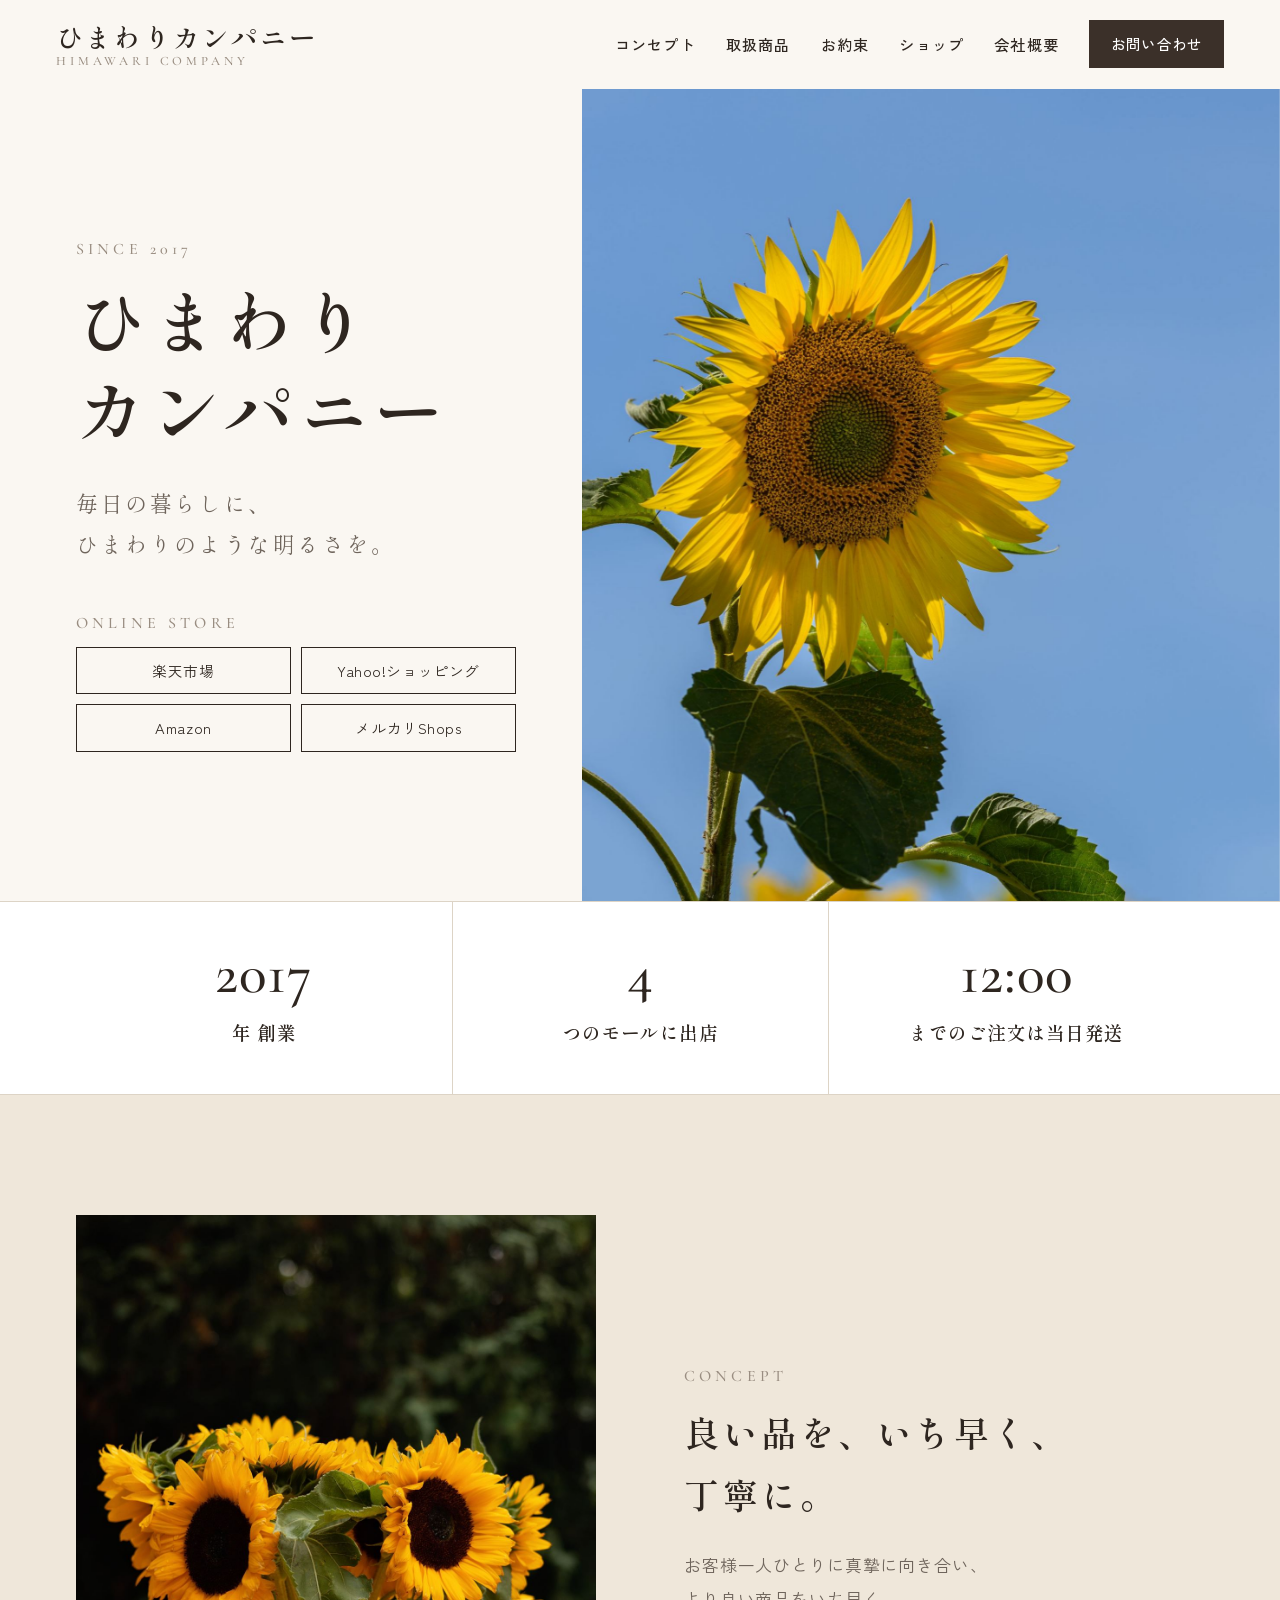
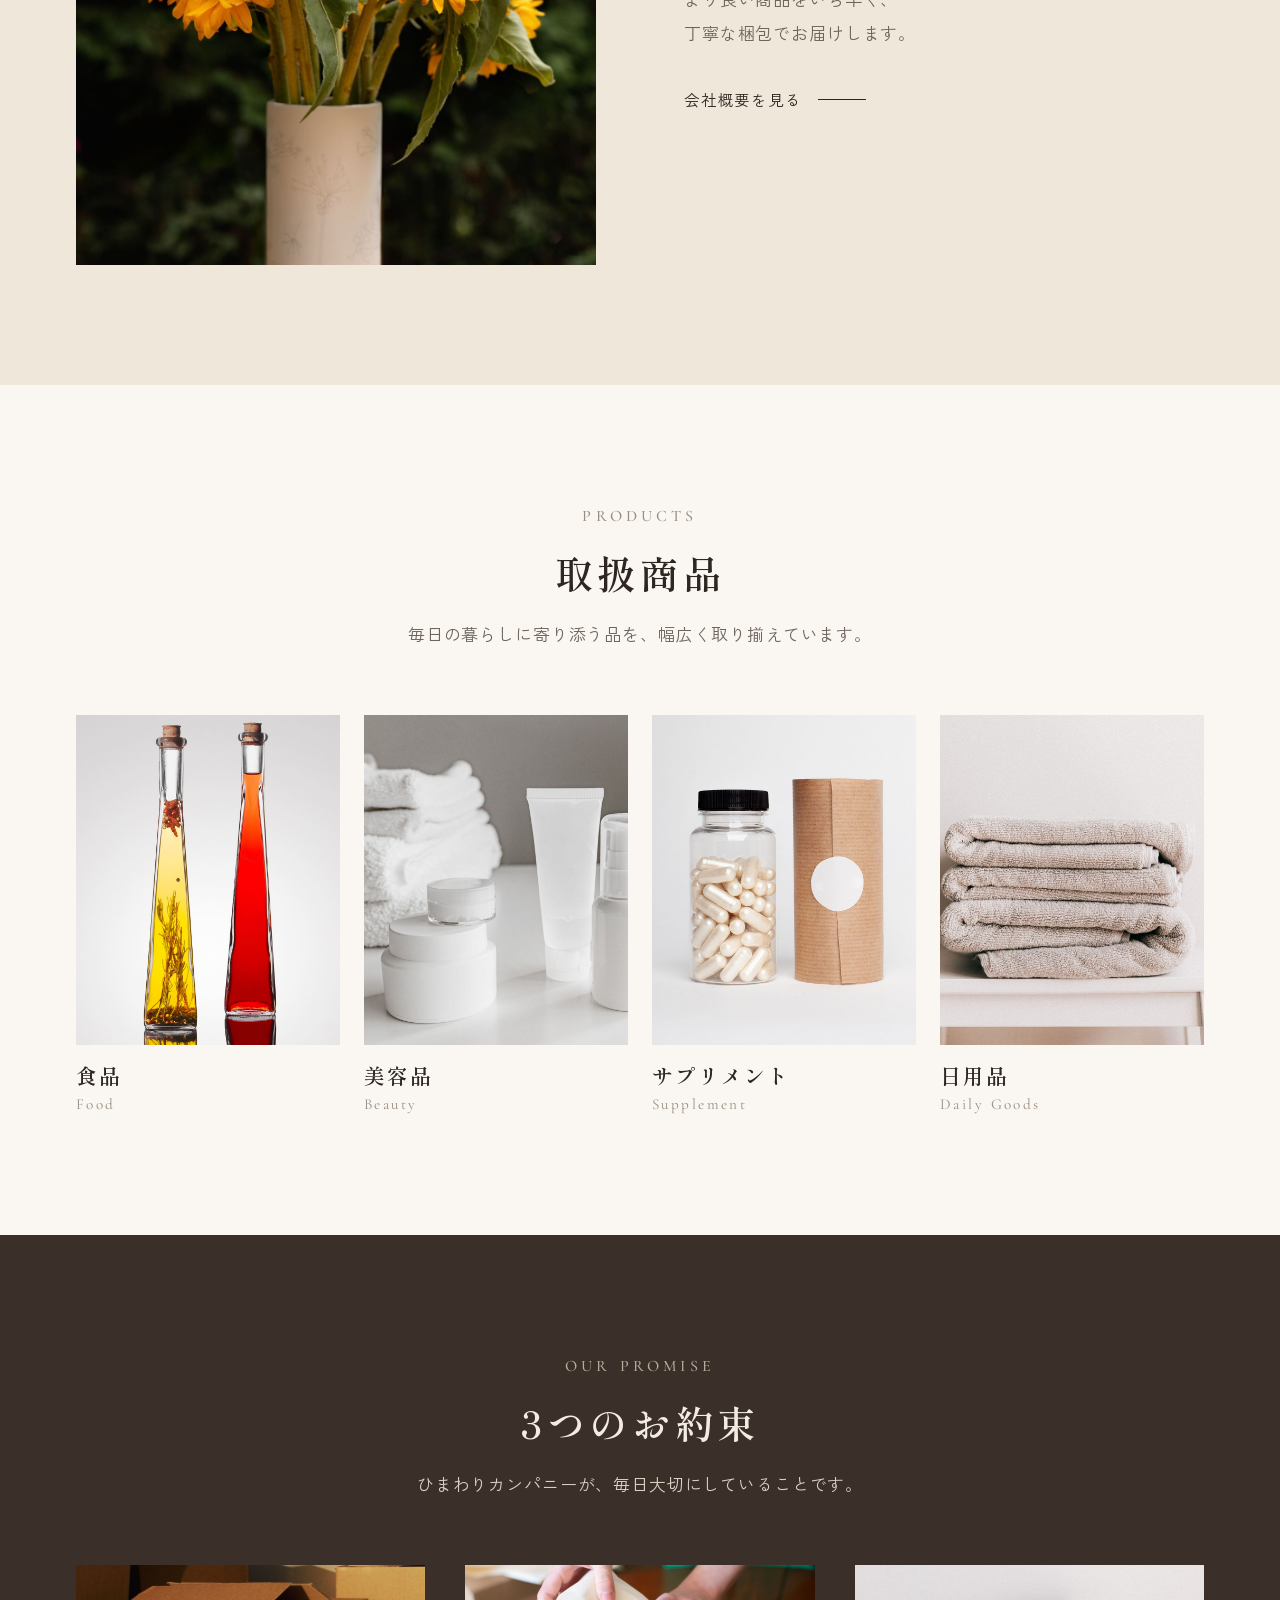
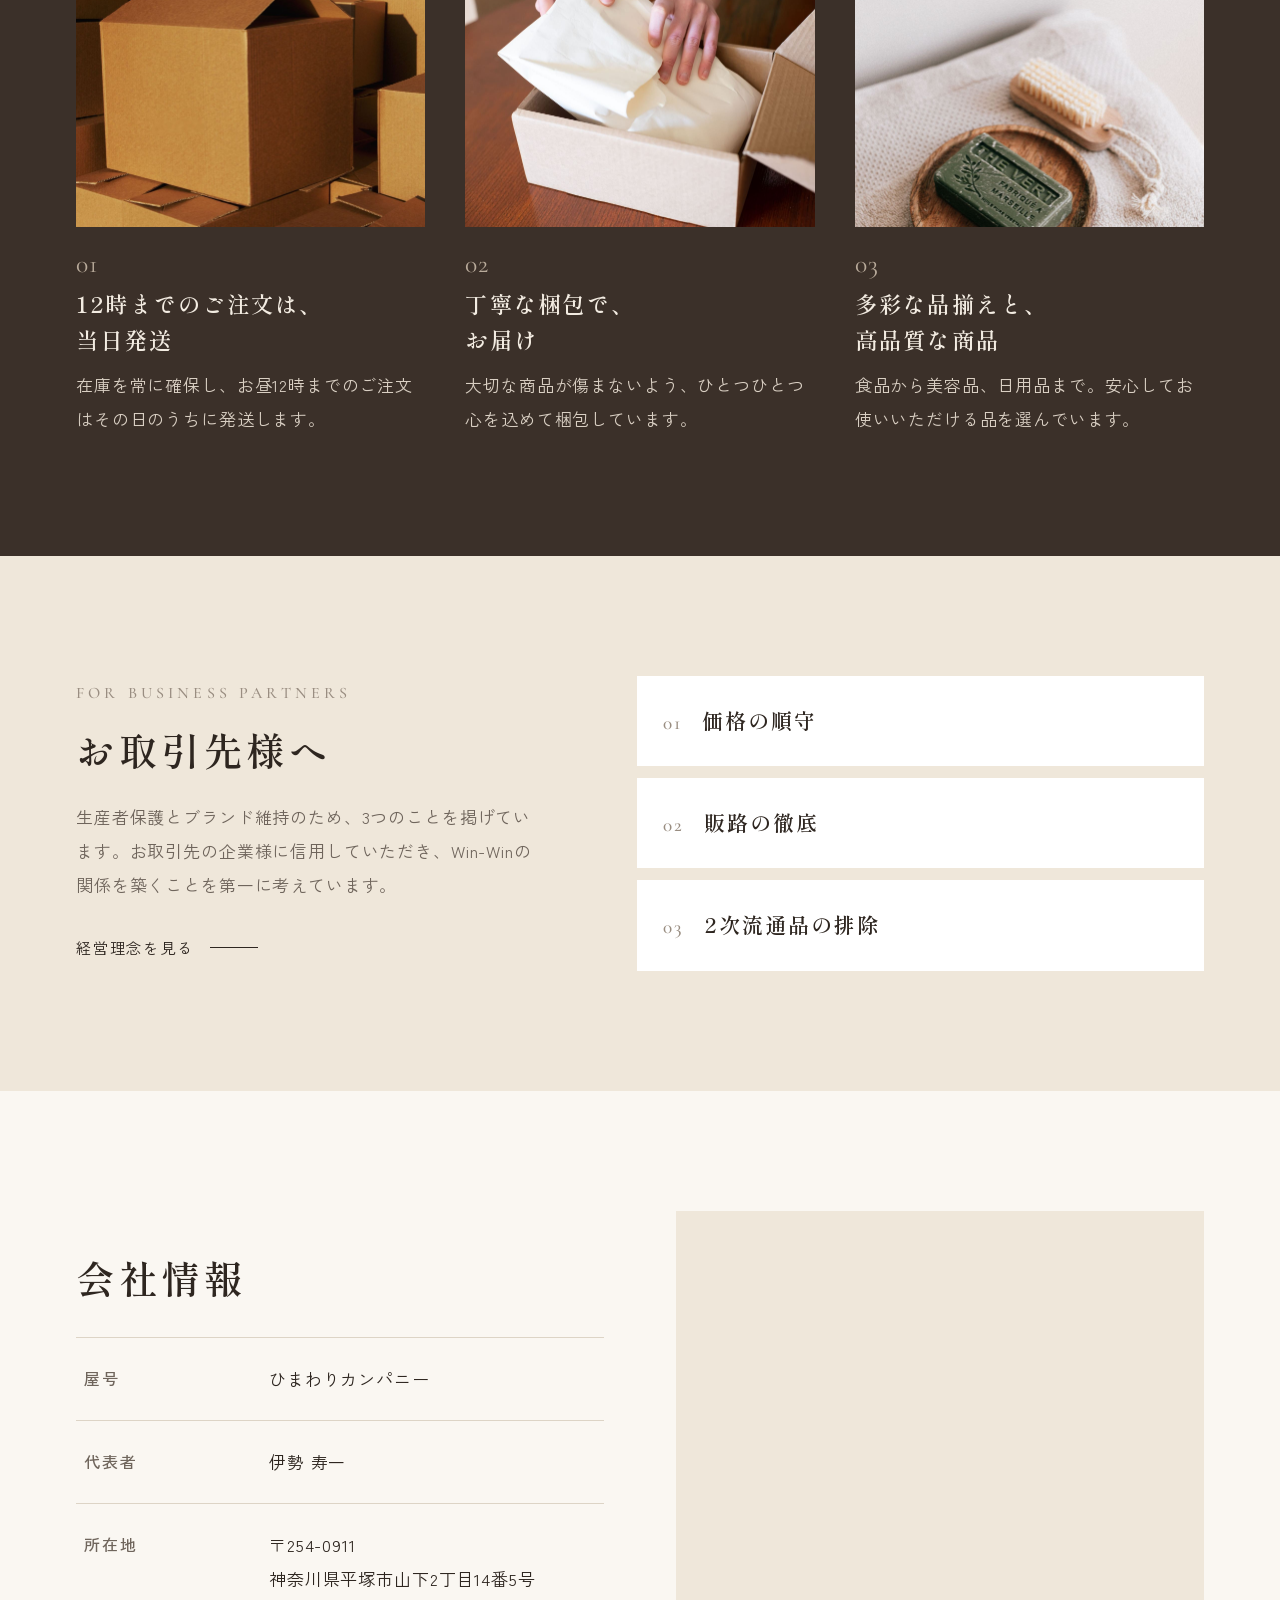
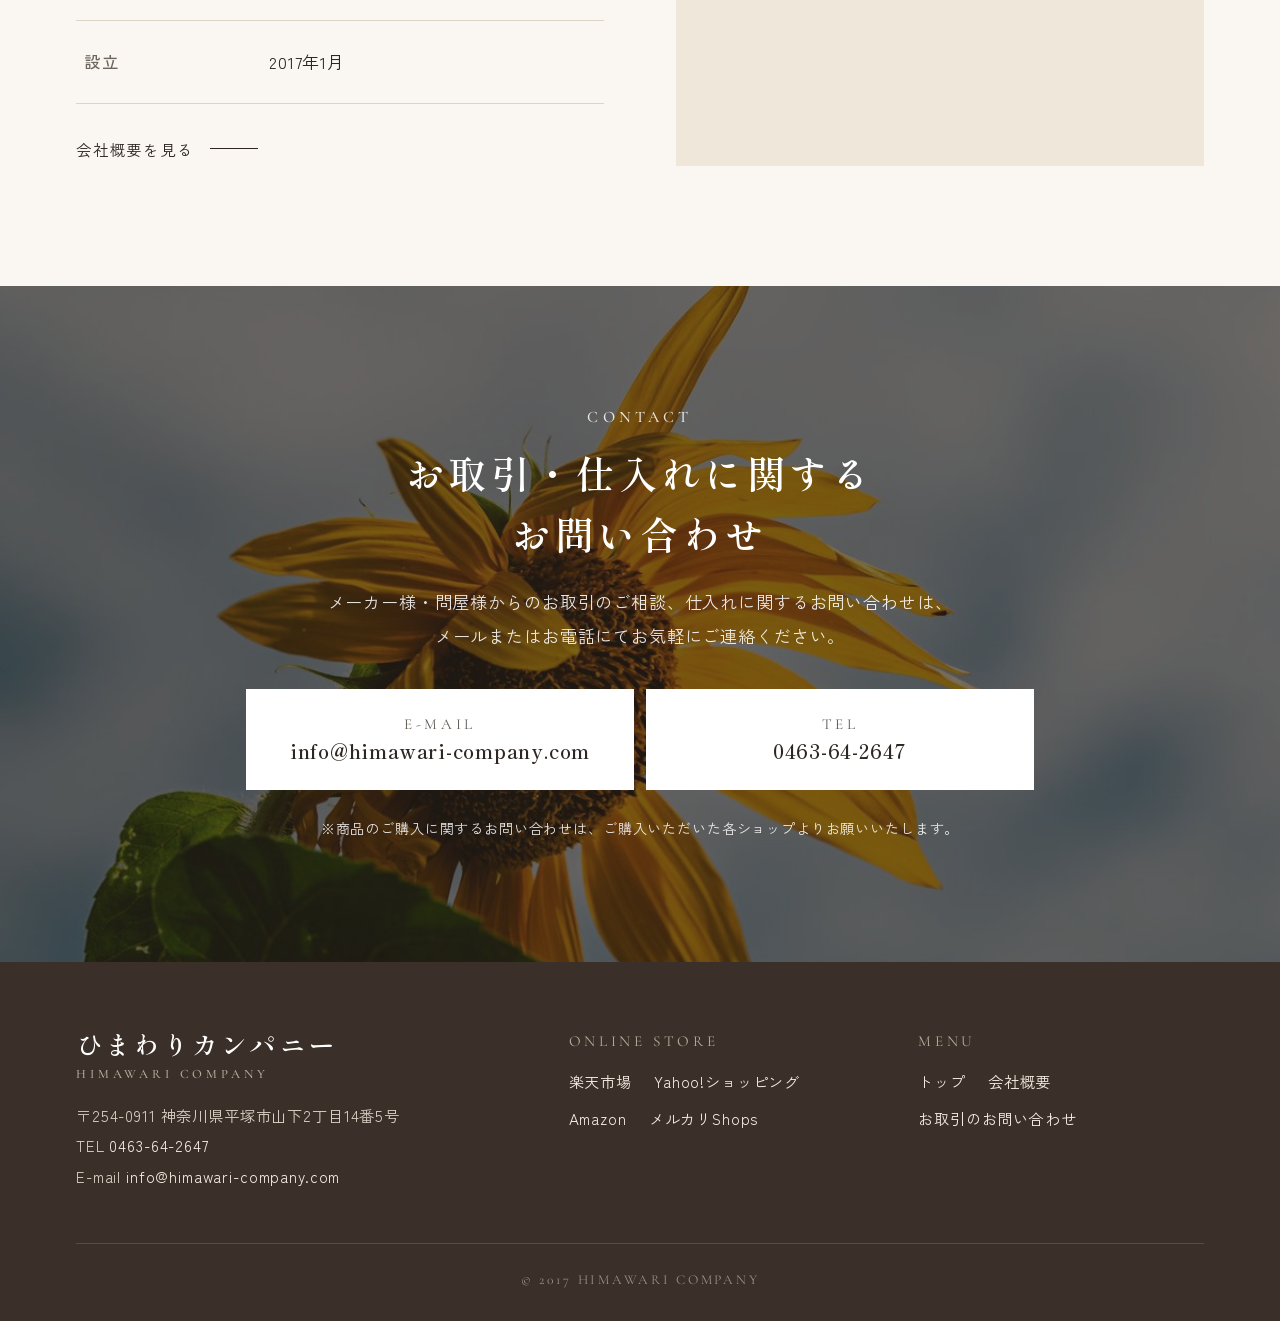
<file: old/index.html>
<!DOCTYPE html>
<html lang="ja">
<head>
  <meta charset="UTF-8">
  <meta name="viewport" content="width=device-width, initial-scale=1">
  <title>ひまわりカンパニー｜食品・美容品・サプリメント・日用品のネットショップ</title>
  <meta name="description" content="ひまわりカンパニーは、楽天市場・Yahoo!ショッピング・Amazon・メルカリShopsに出店しているネットショップです。食品・美容品・サプリメント・日用品を、12時までのご注文で当日発送、丁寧な梱包でお届けします。">
  <meta name="theme-color" content="#faf8f4">
  <meta property="og:type" content="website">
  <meta property="og:title" content="ひまわりカンパニー">
  <meta property="og:description" content="食品・美容品・サプリメント・日用品のネットショップ。12時までのご注文は当日発送。">
  <meta property="og:image" content="images/hero.jpg">
  <link rel="icon" href="images/favicon.svg" type="image/svg+xml">
  <link rel="preconnect" href="https://fonts.googleapis.com">
  <link rel="preconnect" href="https://fonts.gstatic.com" crossorigin>
  <link rel="stylesheet" href="https://fonts.googleapis.com/css2?family=Cormorant+Garamond:wght@400;500&family=Shippori+Mincho:wght@500&family=Zen+Kaku+Gothic+New:wght@400;500&display=swap">
  <link rel="stylesheet" href="css/style.css">
  <script>document.documentElement.classList.add('js');</script>
  <script src="js/main.js" defer></script>
</head>
<body>

  <header class="site-header">
    <div class="container header-inner">
      <a class="brand" href="index.html" aria-label="ひまわりカンパニー トップへ">
        <span class="brand-ja">ひまわりカンパニー</span>
        <span class="brand-en">HIMAWARI COMPANY</span>
      </a>
      <button class="menu-button" type="button" aria-expanded="false" aria-controls="global-nav">
        <span class="menu-button-lines" aria-hidden="true"></span>
        <span class="menu-button-text">MENU</span>
      </button>
      <nav class="global-nav" id="global-nav" aria-label="メインメニュー">
        <ul>
          <li><a href="#concept">コンセプト</a></li>
          <li><a href="#products">取扱商品</a></li>
          <li><a href="#promise">お約束</a></li>
          <li><a href="#shops">ショップ</a></li>
          <li><a href="company.html">会社概要</a></li>
          <li class="nav-contact"><a href="company.html#contact">お問い合わせ</a></li>
        </ul>
      </nav>
    </div>
  </header>

  <main>

    <!-- 大きな社名と、ひまわりの写真 -->
    <section class="hero">
      <div class="hero-text">
        <p class="label">Since 2017</p>
        <h1><span>ひまわり</span><span>カンパニー</span></h1>
        <p class="hero-catch">毎日の暮らしに、<br>ひまわりのような明るさを。</p>
        <p class="label shop-title" id="shops">Online Store</p>
        <ul class="shop-links">
          <li><a class="shop-link" href="https://www.rakuten.co.jp/himawari-company/" target="_blank" rel="noopener">楽天市場</a></li>
          <li><a class="shop-link" href="https://store.shopping.yahoo.co.jp/himawari-company/" target="_blank" rel="noopener">Yahoo!ショッピング</a></li>
          <li><a class="shop-link" href="https://www.amazon.co.jp/s?me=A3NV0EKBFBU47O&amp;marketplaceID=A1VC38T7YXB528" target="_blank" rel="noopener">Amazon</a></li>
          <li><a class="shop-link" href="https://jp.mercari.com/shops/profile/Aiasz2msF3qnqRSeZ3U2ag" target="_blank" rel="noopener">メルカリShops</a></li>
        </ul>
      </div>
      <div class="hero-photo">
        <picture>
          <source media="(max-width: 899px)" srcset="images/hero-sp.jpg" width="1200" height="1400">
          <img src="images/hero.jpg" alt="青空に向かって咲くひまわり" width="1600" height="1800" fetchpriority="high">
        </picture>
      </div>
    </section>

    <!-- 数字で見るひまわりカンパニー -->
    <section class="numbers" aria-label="ひまわりカンパニーの特長">
      <ul class="container numbers-list">
        <li class="reveal">
          <span class="numbers-value">2017</span>
          <span class="numbers-label">年 創業</span>
        </li>
        <li class="reveal reveal-delay-1">
          <span class="numbers-value">4</span>
          <span class="numbers-label">つのモールに出店</span>
        </li>
        <li class="reveal reveal-delay-2">
          <span class="numbers-value">12:00</span>
          <span class="numbers-label">までのご注文は当日発送</span>
        </li>
      </ul>
    </section>

    <!-- コンセプト -->
    <section class="section section-sand" id="concept">
      <div class="container concept">
        <div class="concept-photo reveal-photo">
          <img src="images/about.jpg" alt="白い花瓶に生けたひまわり" width="1200" height="1500" loading="lazy">
        </div>
        <div class="concept-text">
          <p class="label reveal">Concept</p>
          <p class="lead reveal reveal-delay-1">良い品を、いち早く、<br>丁寧に。</p>
          <p class="text reveal reveal-delay-2">お客様一人ひとりに真摯に向き合い、<br>より良い商品をいち早く、<br>丁寧な梱包でお届けします。</p>
          <a class="text-link reveal reveal-delay-3" href="company.html">会社概要を見る</a>
        </div>
      </div>
    </section>

    <!-- 取扱商品 -->
    <section class="section" id="products">
      <div class="container">
        <div class="section-head center">
          <p class="label reveal">Products</p>
          <h2 class="section-title reveal reveal-delay-1">取扱商品</h2>
          <p class="section-desc reveal reveal-delay-2">毎日の暮らしに寄り添う品を、幅広く取り揃えています。</p>
        </div>
        <ul class="products">
          <li class="product reveal">
            <div class="product-photo"><img src="images/product-food.jpg" alt="食品のイメージ" width="1000" height="1250" loading="lazy"></div>
            <h3>食品</h3>
            <span class="product-en">Food</span>
          </li>
          <li class="product reveal reveal-delay-1">
            <div class="product-photo"><img src="images/product-beauty.jpg" alt="美容品のイメージ" width="1000" height="1250" loading="lazy"></div>
            <h3>美容品</h3>
            <span class="product-en">Beauty</span>
          </li>
          <li class="product reveal reveal-delay-2">
            <div class="product-photo"><img src="images/product-supplement.jpg" alt="サプリメントのイメージ" width="1000" height="1250" loading="lazy"></div>
            <h3>サプリメント</h3>
            <span class="product-en">Supplement</span>
          </li>
          <li class="product reveal reveal-delay-3">
            <div class="product-photo"><img src="images/product-daily.jpg" alt="日用品のイメージ" width="1000" height="1250" loading="lazy"></div>
            <h3>日用品</h3>
            <span class="product-en">Daily Goods</span>
          </li>
        </ul>
      </div>
    </section>

    <!-- お店のお約束 -->
    <section class="section section-dark" id="promise">
      <div class="container">
        <div class="section-head center">
          <p class="label reveal">Our Promise</p>
          <h2 class="section-title reveal reveal-delay-1">3つのお約束</h2>
          <p class="section-desc reveal reveal-delay-2">ひまわりカンパニーが、毎日大切にしていることです。</p>
        </div>
        <ul class="features">
          <li class="feature">
            <div class="feature-photo reveal-photo"><img src="images/feature-shipping.jpg" alt="発送を待つ段ボール箱" width="1400" height="1050" loading="lazy"></div>
            <div class="feature-body">
              <span class="feature-num reveal">01</span>
              <h3 class="reveal reveal-delay-1">12時までのご注文は、<br>当日発送</h3>
              <p class="text reveal reveal-delay-2">在庫を常に確保し、お昼12時までのご注文はその日のうちに発送します。</p>
            </div>
          </li>
          <li class="feature">
            <div class="feature-photo reveal-photo"><img src="images/feature-packing.jpg" alt="商品を丁寧に梱包する手元" width="1400" height="1050" loading="lazy"></div>
            <div class="feature-body">
              <span class="feature-num reveal">02</span>
              <h3 class="reveal reveal-delay-1">丁寧な梱包で、<br>お届け</h3>
              <p class="text reveal reveal-delay-2">大切な商品が傷まないよう、ひとつひとつ心を込めて梱包しています。</p>
            </div>
          </li>
          <li class="feature">
            <div class="feature-photo reveal-photo"><img src="images/feature-quality.jpg" alt="上質な石けんとタオル" width="1400" height="1050" loading="lazy"></div>
            <div class="feature-body">
              <span class="feature-num reveal">03</span>
              <h3 class="reveal reveal-delay-1">多彩な品揃えと、<br>高品質な商品</h3>
              <p class="text reveal reveal-delay-2">食品から美容品、日用品まで。安心してお使いいただける品を選んでいます。</p>
            </div>
          </li>
        </ul>
      </div>
    </section>

    <!-- お取引先様へ -->
    <section class="section section-sand" id="partners">
      <div class="container partners">
        <div class="partners-text">
          <p class="label reveal">For Business Partners</p>
          <h2 class="section-title reveal reveal-delay-1">お取引先様へ</h2>
          <p class="text reveal reveal-delay-2">生産者保護とブランド維持のため、3つのことを掲げています。お取引先の企業様に信用していただき、Win-Winの関係を築くことを第一に考えています。</p>
          <a class="text-link reveal reveal-delay-3" href="company.html#philosophy">経営理念を見る</a>
        </div>
        <ul class="partners-list">
          <li class="reveal"><span>01</span>価格の順守</li>
          <li class="reveal reveal-delay-1"><span>02</span>販路の徹底</li>
          <li class="reveal reveal-delay-2"><span>03</span>2次流通品の排除</li>
        </ul>
      </div>
    </section>

    <!-- 会社情報（かんたん） -->
    <section class="section" id="company">
      <div class="container company-brief">
        <div>
          <p class="label reveal">Company</p>
          <h2 class="section-title reveal reveal-delay-1">会社情報</h2>
          <dl class="info-list reveal reveal-delay-2">
            <div class="info-row"><dt>屋号</dt><dd>ひまわりカンパニー</dd></div>
            <div class="info-row"><dt>代表者</dt><dd>伊勢 寿一</dd></div>
            <div class="info-row"><dt>所在地</dt><dd>〒254-0911<br>神奈川県平塚市山下2丁目14番5号</dd></div>
            <div class="info-row"><dt>設立</dt><dd>2017年1月</dd></div>
          </dl>
          <a class="text-link reveal" href="company.html">会社概要を見る</a>
        </div>
        <div class="map reveal-photo">
          <iframe src="https://www.google.com/maps?q=%E7%A5%9E%E5%A5%88%E5%B7%9D%E7%9C%8C%E5%B9%B3%E5%A1%9A%E5%B8%82%E5%B1%B1%E4%B8%8B2%E4%B8%81%E7%9B%AE14%E7%95%AA5%E5%8F%B7&amp;output=embed" title="ひまわりカンパニーの地図" loading="lazy" referrerpolicy="no-referrer-when-downgrade"></iframe>
        </div>
      </div>
    </section>

    <!-- お取引・仕入れに関するお問い合わせ -->
    <section class="contact-band">
      <img class="contact-band-image" src="images/hero-sp.jpg" alt="" width="1200" height="1400" loading="lazy">
      <div class="container contact-band-inner">
        <p class="label reveal">Contact</p>
        <h2 class="section-title reveal reveal-delay-1">お取引・仕入れに関する<br>お問い合わせ</h2>
        <p class="contact-text reveal reveal-delay-2">メーカー様・問屋様からのお取引のご相談、仕入れに関するお問い合わせは、<br class="pc-only">メールまたはお電話にてお気軽にご連絡ください。</p>
        <div class="contact-actions reveal reveal-delay-3">
          <a class="contact-btn" href="mailto:info@himawari-company.com?subject=%E3%81%8A%E5%8F%96%E5%BC%95%E3%81%AB%E3%81%A4%E3%81%84%E3%81%A6%E3%81%AE%E3%81%8A%E5%95%8F%E3%81%84%E5%90%88%E3%82%8F%E3%81%9B">
            <span class="contact-btn-label">E-MAIL</span>
            <span class="contact-btn-value">info@himawari-company.com</span>
          </a>
          <a class="contact-btn" href="tel:0463642647">
            <span class="contact-btn-label">TEL</span>
            <span class="contact-btn-value">0463-64-2647</span>
          </a>
        </div>
        <p class="contact-note">※商品のご購入に関するお問い合わせは、ご購入いただいた各ショップよりお願いいたします。</p>
      </div>
    </section>
  </main>

  <footer class="site-footer">
    <div class="container">
      <div class="footer-grid">
        <div>
          <p class="footer-brand">
            <span class="brand-ja">ひまわりカンパニー</span>
            <span class="brand-en">HIMAWARI COMPANY</span>
          </p>
          <address class="footer-info">
            〒254-0911 神奈川県平塚市山下2丁目14番5号<br>
            TEL <a href="tel:0463642647">0463-64-2647</a><br>
            E-mail <a href="mailto:info@himawari-company.com">info@himawari-company.com</a>
          </address>
        </div>
        <div>
          <p class="footer-heading">ONLINE STORE</p>
          <ul class="footer-links">
            <li><a href="https://www.rakuten.co.jp/himawari-company/" target="_blank" rel="noopener">楽天市場</a></li>
            <li><a href="https://store.shopping.yahoo.co.jp/himawari-company/" target="_blank" rel="noopener">Yahoo!ショッピング</a></li>
            <li><a href="https://www.amazon.co.jp/s?me=A3NV0EKBFBU47O&amp;marketplaceID=A1VC38T7YXB528" target="_blank" rel="noopener">Amazon</a></li>
            <li><a href="https://jp.mercari.com/shops/profile/Aiasz2msF3qnqRSeZ3U2ag" target="_blank" rel="noopener">メルカリShops</a></li>
          </ul>
        </div>
        <div>
          <p class="footer-heading">MENU</p>
          <ul class="footer-links">
            <li><a href="index.html">トップ</a></li>
            <li><a href="company.html">会社概要</a></li>
            <li><a href="company.html#contact">お取引のお問い合わせ</a></li>
          </ul>
        </div>
      </div>
      <p class="copyright">&copy; 2017 HIMAWARI COMPANY</p>
    </div>
  </footer>

</body>
</html>
</file>
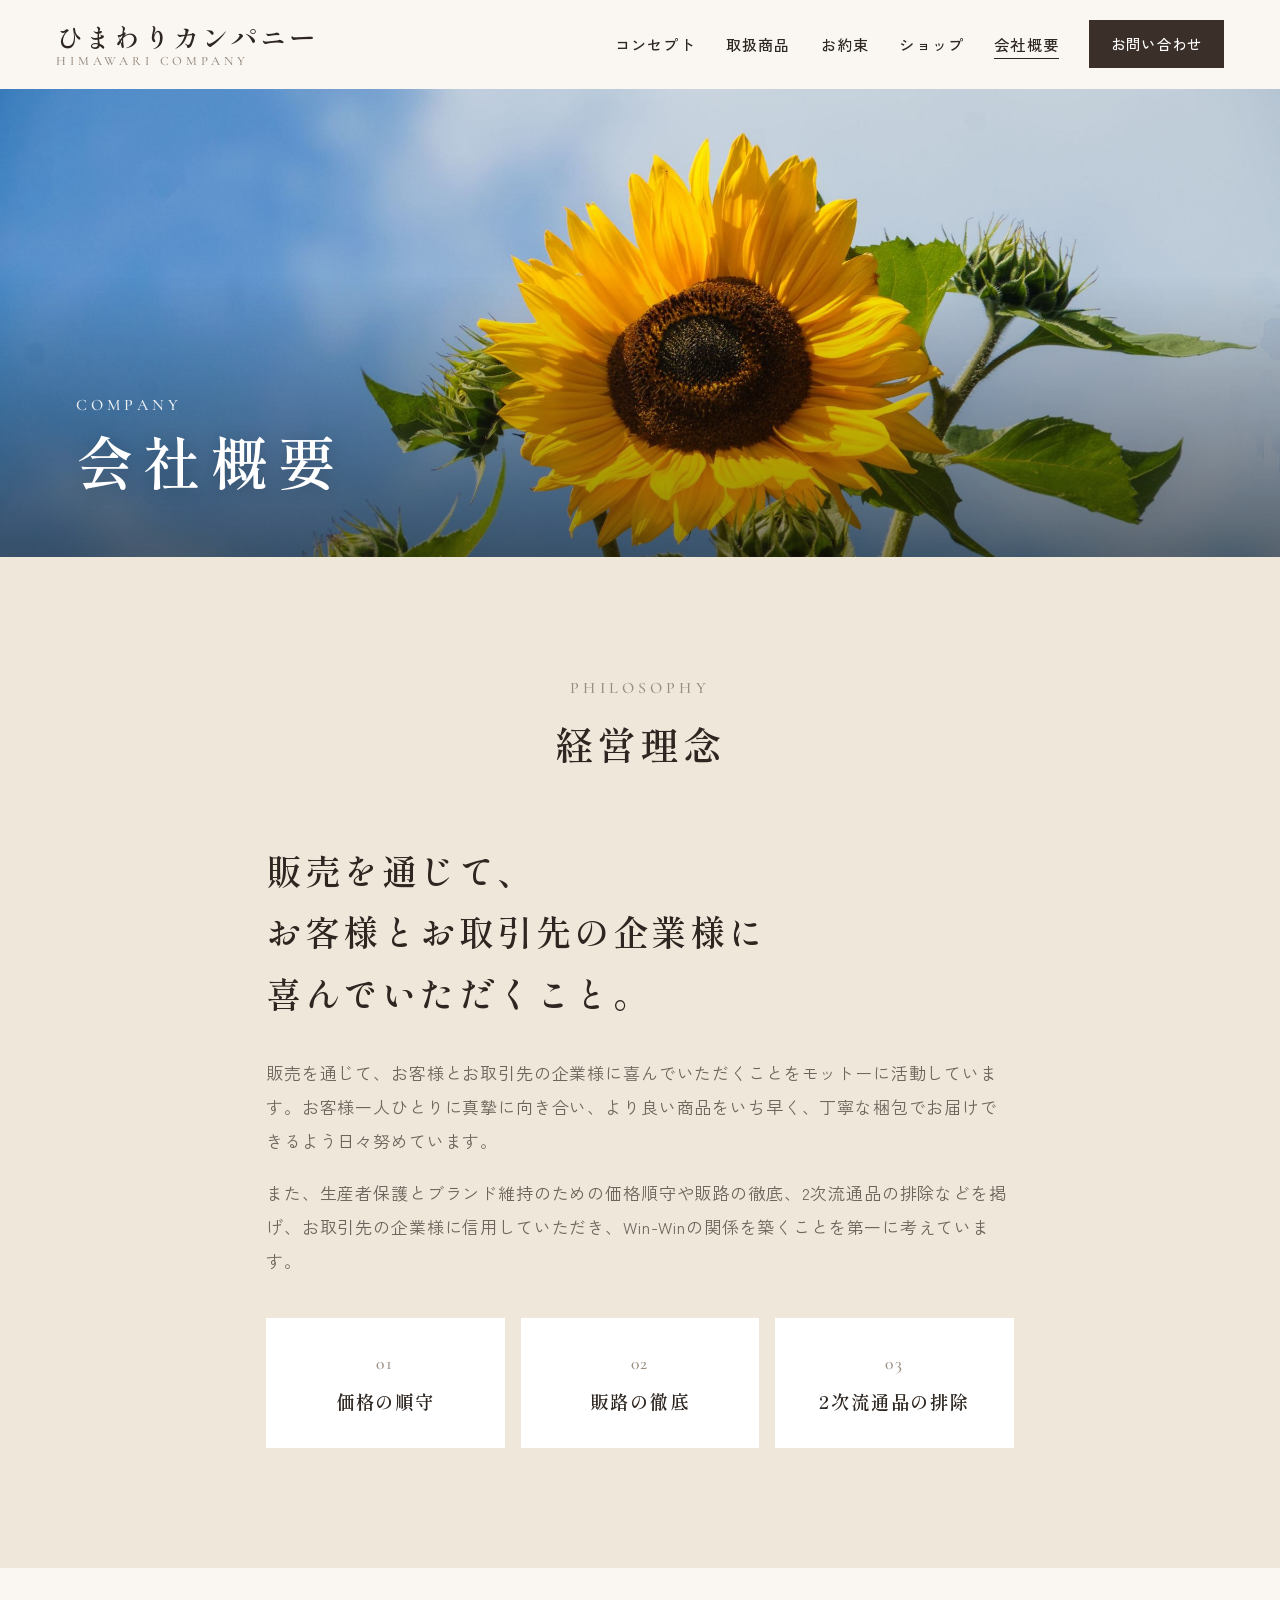
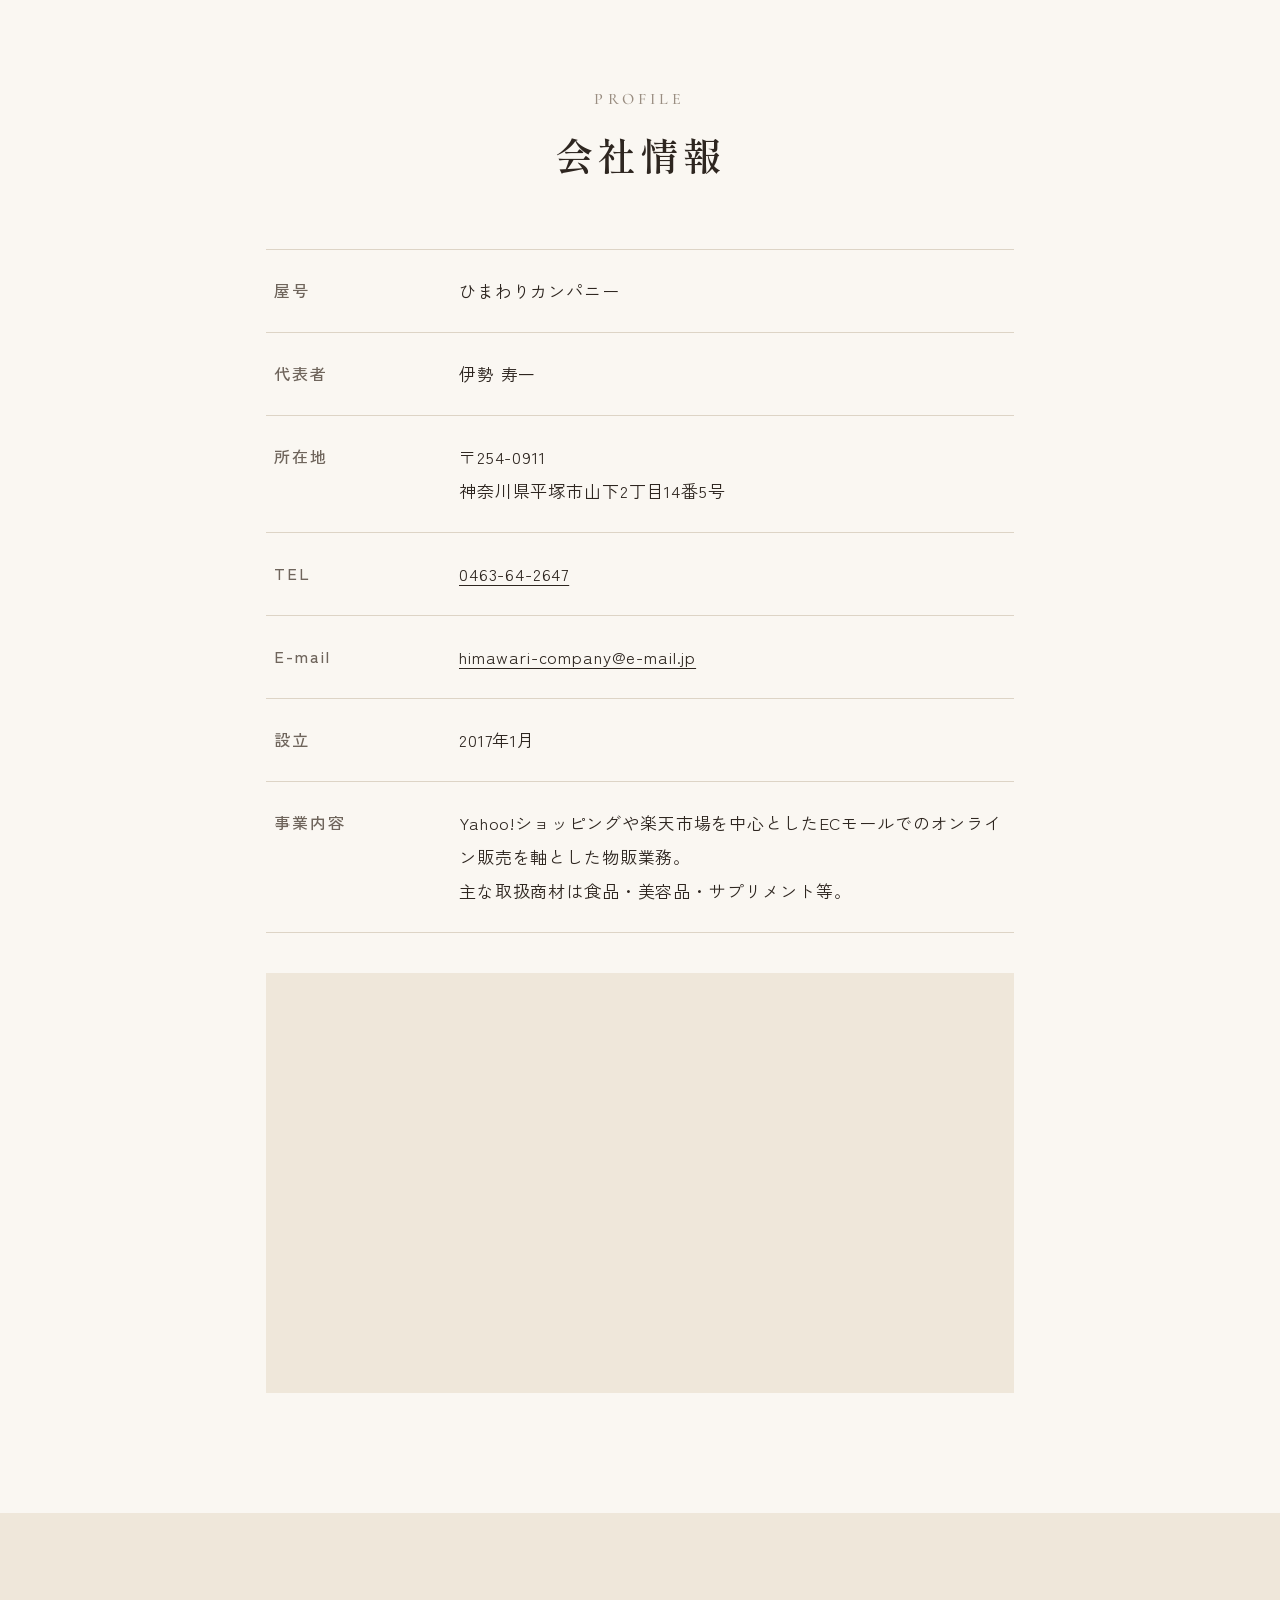
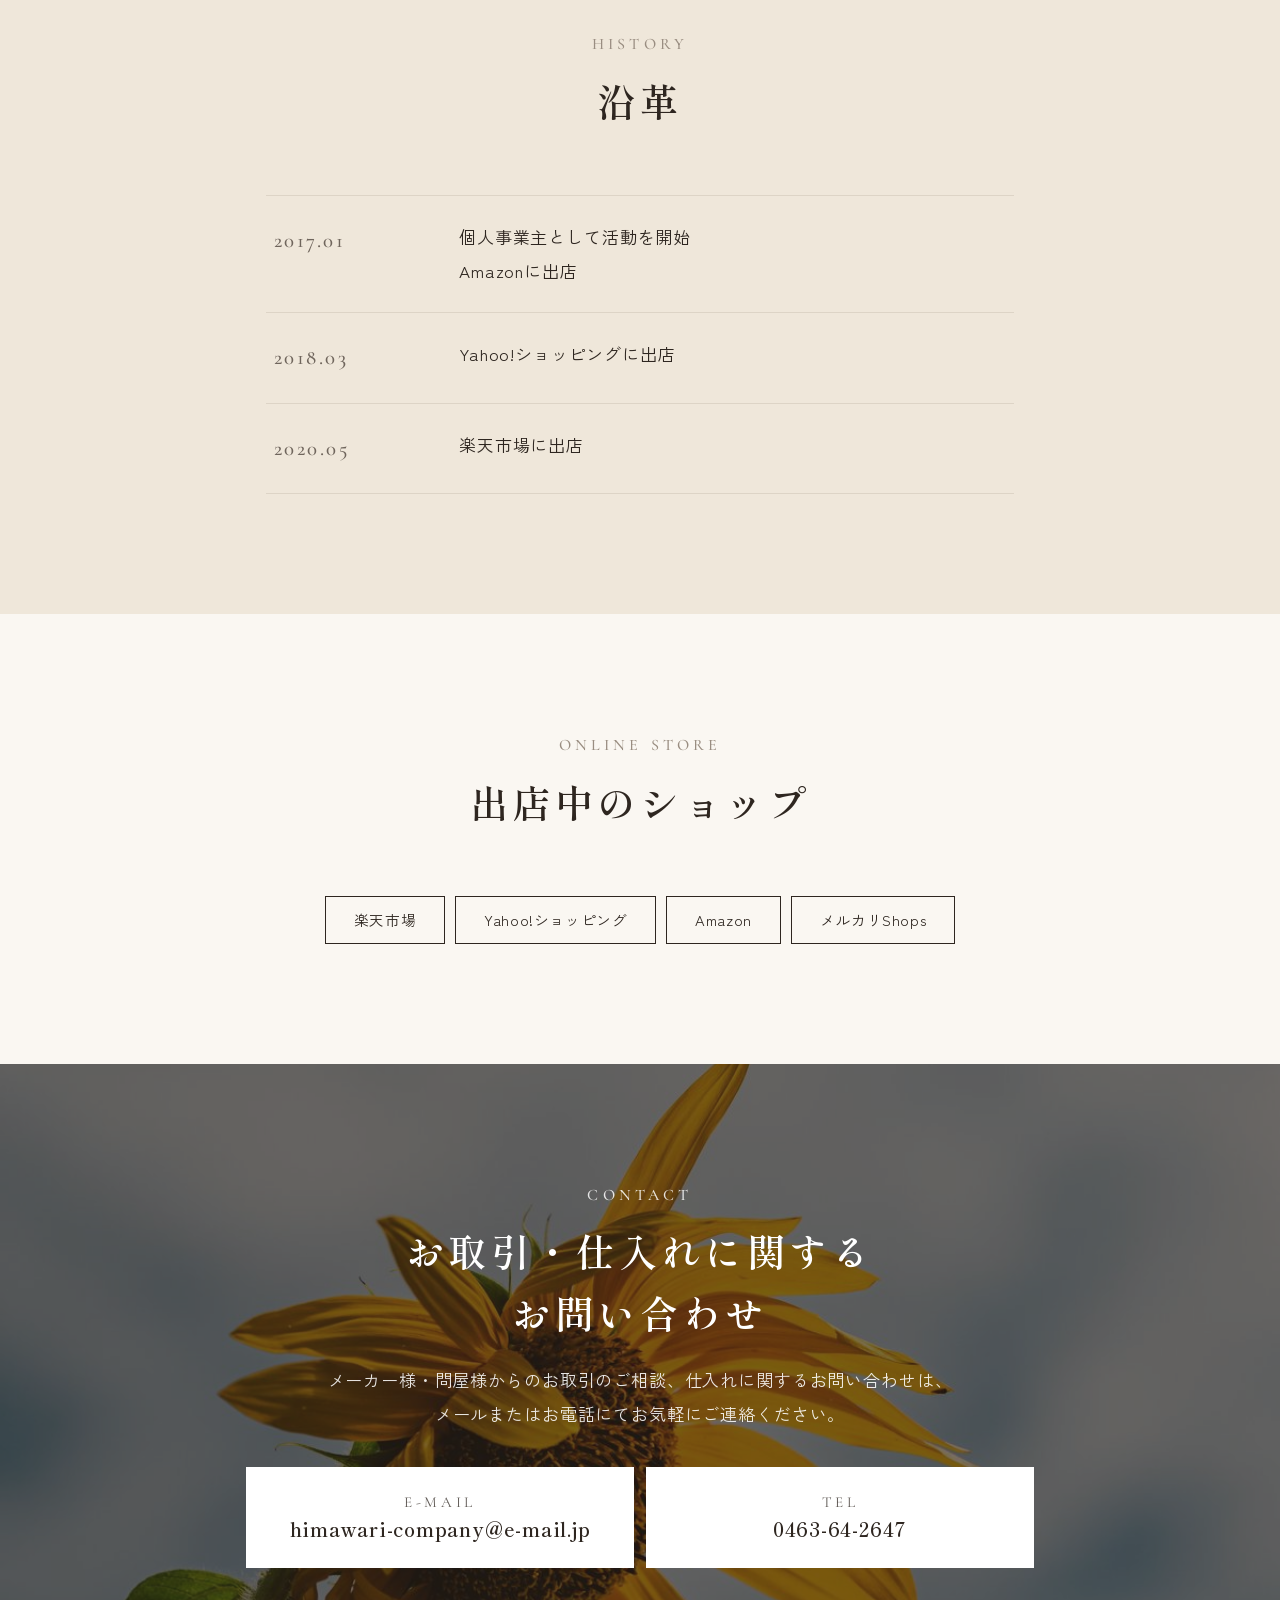
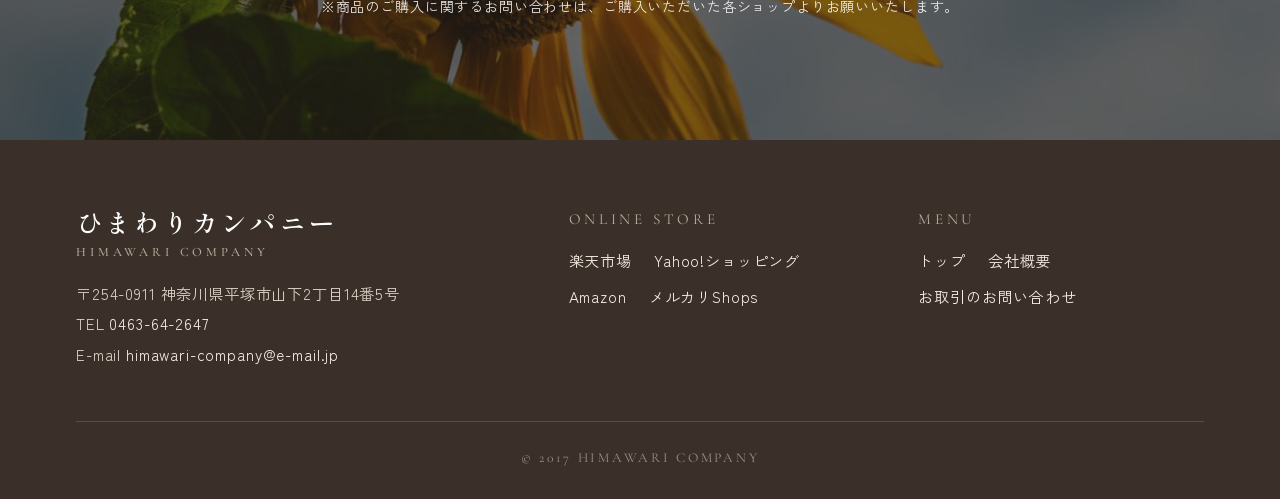
<file: company.html>
<!DOCTYPE html>
<html lang="ja">
<head>
  <meta charset="UTF-8">
  <meta name="viewport" content="width=device-width, initial-scale=1">
  <title>会社概要｜ひまわりカンパニー</title>
  <meta name="description" content="ひまわりカンパニーの会社概要です。神奈川県平塚市を拠点に、楽天市場・Yahoo!ショッピング・Amazon・メルカリShopsでのオンライン販売を行っています。お取引・仕入れに関するお問い合わせもこちらから。">
  <meta name="theme-color" content="#faf8f4">
  <meta property="og:type" content="website">
  <meta property="og:title" content="会社概要｜ひまわりカンパニー">
  <meta property="og:description" content="ECモールでのオンライン販売を軸とした物販業務を行っています。">
  <meta property="og:image" content="images/company-header.jpg">
  <link rel="icon" href="images/favicon.svg" type="image/svg+xml">
  <link rel="preconnect" href="https://fonts.googleapis.com">
  <link rel="preconnect" href="https://fonts.gstatic.com" crossorigin>
  <link rel="stylesheet" href="https://fonts.googleapis.com/css2?family=Cormorant+Garamond:wght@400;500&family=Shippori+Mincho:wght@500&family=Zen+Kaku+Gothic+New:wght@400;500&display=swap">
  <link rel="stylesheet" href="css/style.css">
  <script>document.documentElement.classList.add('js');</script>
  <script src="js/main.js" defer></script>
</head>
<body>

  <header class="site-header">
    <div class="container header-inner">
      <a class="brand" href="index.html" aria-label="ひまわりカンパニー トップへ">
        <span class="brand-ja">ひまわりカンパニー</span>
        <span class="brand-en">HIMAWARI COMPANY</span>
      </a>
      <button class="menu-button" type="button" aria-expanded="false" aria-controls="global-nav">
        <span class="menu-button-lines" aria-hidden="true"></span>
        <span class="menu-button-text">MENU</span>
      </button>
      <nav class="global-nav" id="global-nav" aria-label="メインメニュー">
        <ul>
          <li><a href="index.html#concept">コンセプト</a></li>
          <li><a href="index.html#products">取扱商品</a></li>
          <li><a href="index.html#promise">お約束</a></li>
          <li><a href="index.html#shops">ショップ</a></li>
          <li><a href="company.html" aria-current="page">会社概要</a></li>
          <li class="nav-contact"><a href="company.html#contact">お問い合わせ</a></li>
        </ul>
      </nav>
    </div>
  </header>

  <main>

    <!-- 上部の横長のひまわり写真 -->
    <section class="page-hero">
      <img class="page-hero-image" src="images/company-header.jpg" alt="青空の下に広がるひまわり畑" width="2400" height="900" fetchpriority="high">
      <div class="container page-hero-text">
        <p class="label">Company</p>
        <h1>会社概要</h1>
      </div>
    </section>

    <!-- 経営理念 -->
    <section class="section section-sand" id="philosophy">
      <div class="container narrow philosophy">
        <div class="section-head center">
          <p class="label reveal">Philosophy</p>
          <h2 class="section-title reveal reveal-delay-1">経営理念</h2>
        </div>
        <p class="lead reveal">販売を通じて、<br>お客様とお取引先の企業様に<br>喜んでいただくこと。</p>
        <p class="text reveal">販売を通じて、お客様とお取引先の企業様に喜んでいただくことをモットーに活動しています。お客様一人ひとりに真摯に向き合い、より良い商品をいち早く、丁寧な梱包でお届けできるよう日々努めています。</p>
        <p class="text reveal">また、生産者保護とブランド維持のための価格順守や販路の徹底、2次流通品の排除などを掲げ、お取引先の企業様に信用していただき、Win-Winの関係を築くことを第一に考えています。</p>
        <ul class="policy-list reveal">
          <li>価格の順守</li>
          <li>販路の徹底</li>
          <li>2次流通品の排除</li>
        </ul>
      </div>
    </section>

    <!-- 会社情報 -->
    <section class="section" id="profile">
      <div class="container narrow">
        <div class="section-head center">
          <p class="label reveal">Profile</p>
          <h2 class="section-title reveal reveal-delay-1">会社情報</h2>
        </div>
        <dl class="info-list reveal">
          <div class="info-row">
            <dt>屋号</dt>
            <dd>ひまわりカンパニー</dd>
          </div>
          <div class="info-row">
            <dt>代表者</dt>
            <dd>伊勢 寿一</dd>
          </div>
          <div class="info-row">
            <dt>所在地</dt>
            <dd>〒254-0911<br>神奈川県平塚市山下2丁目14番5号</dd>
          </div>
          <div class="info-row">
            <dt>TEL</dt>
            <dd><a href="tel:0463642647">0463-64-2647</a></dd>
          </div>
          <div class="info-row">
            <dt>E-mail</dt>
            <dd><a href="mailto:himawari-company@e-mail.jp">himawari-company@e-mail.jp</a></dd>
          </div>
          <div class="info-row">
            <dt>設立</dt>
            <dd>2017年1月</dd>
          </div>
          <div class="info-row">
            <dt>事業内容</dt>
            <dd>Yahoo!ショッピングや楽天市場を中心としたECモールでのオンライン販売を軸とした物販業務。<br>主な取扱商材は食品・美容品・サプリメント等。</dd>
          </div>
        </dl>
        <div class="map map-wide reveal-photo">
          <iframe src="https://www.google.com/maps?q=%E7%A5%9E%E5%A5%88%E5%B7%9D%E7%9C%8C%E5%B9%B3%E5%A1%9A%E5%B8%82%E5%B1%B1%E4%B8%8B2%E4%B8%81%E7%9B%AE14%E7%95%AA5%E5%8F%B7&amp;output=embed" title="ひまわりカンパニーの地図" loading="lazy" referrerpolicy="no-referrer-when-downgrade"></iframe>
        </div>
      </div>
    </section>

    <!-- 沿革 -->
    <section class="section section-sand" id="history">
      <div class="container narrow">
        <div class="section-head center">
          <p class="label reveal">History</p>
          <h2 class="section-title reveal reveal-delay-1">沿革</h2>
        </div>
        <ol class="history reveal">
          <li>
            <time datetime="2017-01">2017.01</time>
            <p>個人事業主として活動を開始<br>Amazonに出店</p>
          </li>
          <li>
            <time datetime="2018-03">2018.03</time>
            <p>Yahoo!ショッピングに出店</p>
          </li>
          <li>
            <time datetime="2020-05">2020.05</time>
            <p>楽天市場に出店</p>
          </li>
        </ol>
      </div>
    </section>

    <!-- 出店中のショップ -->
    <section class="section stores" id="stores">
      <div class="container narrow">
        <div class="section-head center">
          <p class="label reveal">Online Store</p>
          <h2 class="section-title reveal reveal-delay-1">出店中のショップ</h2>
        </div>
        <ul class="shop-links reveal">
          <li><a class="shop-link" href="https://www.rakuten.co.jp/himawari-company/" target="_blank" rel="noopener">楽天市場</a></li>
          <li><a class="shop-link" href="https://store.shopping.yahoo.co.jp/himawari-company/" target="_blank" rel="noopener">Yahoo!ショッピング</a></li>
          <li><a class="shop-link" href="https://www.amazon.co.jp/s?me=A3NV0EKBFBU47O&amp;marketplaceID=A1VC38T7YXB528" target="_blank" rel="noopener">Amazon</a></li>
          <li><a class="shop-link" href="https://jp.mercari.com/shops/profile/Aiasz2msF3qnqRSeZ3U2ag" target="_blank" rel="noopener">メルカリShops</a></li>
        </ul>
      </div>
    </section>

    <!-- お取引・仕入れに関するお問い合わせ -->
    <section class="contact-band" id="contact">
      <img class="contact-band-image" src="images/hero-sp.jpg" alt="" width="1200" height="1400" loading="lazy">
      <div class="container contact-band-inner">
        <p class="label reveal">Contact</p>
        <h2 class="section-title reveal reveal-delay-1">お取引・仕入れに関する<br>お問い合わせ</h2>
        <p class="contact-text reveal reveal-delay-2">メーカー様・問屋様からのお取引のご相談、仕入れに関するお問い合わせは、<br class="pc-only">メールまたはお電話にてお気軽にご連絡ください。</p>
        <div class="contact-actions reveal reveal-delay-3">
          <a class="contact-btn" href="mailto:himawari-company@e-mail.jp?subject=%E3%81%8A%E5%8F%96%E5%BC%95%E3%81%AB%E3%81%A4%E3%81%84%E3%81%A6%E3%81%AE%E3%81%8A%E5%95%8F%E3%81%84%E5%90%88%E3%82%8F%E3%81%9B">
            <span class="contact-btn-label">E-MAIL</span>
            <span class="contact-btn-value">himawari-company@e-mail.jp</span>
          </a>
          <a class="contact-btn" href="tel:0463642647">
            <span class="contact-btn-label">TEL</span>
            <span class="contact-btn-value">0463-64-2647</span>
          </a>
        </div>
        <p class="contact-note">※商品のご購入に関するお問い合わせは、ご購入いただいた各ショップよりお願いいたします。</p>
      </div>
    </section>

  </main>

  <footer class="site-footer">
    <div class="container">
      <div class="footer-grid">
        <div>
          <p class="footer-brand">
            <span class="brand-ja">ひまわりカンパニー</span>
            <span class="brand-en">HIMAWARI COMPANY</span>
          </p>
          <address class="footer-info">
            〒254-0911 神奈川県平塚市山下2丁目14番5号<br>
            TEL <a href="tel:0463642647">0463-64-2647</a><br>
            E-mail <a href="mailto:himawari-company@e-mail.jp">himawari-company@e-mail.jp</a>
          </address>
        </div>
        <div>
          <p class="footer-heading">ONLINE STORE</p>
          <ul class="footer-links">
            <li><a href="https://www.rakuten.co.jp/himawari-company/" target="_blank" rel="noopener">楽天市場</a></li>
            <li><a href="https://store.shopping.yahoo.co.jp/himawari-company/" target="_blank" rel="noopener">Yahoo!ショッピング</a></li>
            <li><a href="https://www.amazon.co.jp/s?me=A3NV0EKBFBU47O&amp;marketplaceID=A1VC38T7YXB528" target="_blank" rel="noopener">Amazon</a></li>
            <li><a href="https://jp.mercari.com/shops/profile/Aiasz2msF3qnqRSeZ3U2ag" target="_blank" rel="noopener">メルカリShops</a></li>
          </ul>
        </div>
        <div>
          <p class="footer-heading">MENU</p>
          <ul class="footer-links">
            <li><a href="index.html">トップ</a></li>
            <li><a href="company.html">会社概要</a></li>
            <li><a href="company.html#contact">お取引のお問い合わせ</a></li>
          </ul>
        </div>
      </div>
      <p class="copyright">&copy; 2017 HIMAWARI COMPANY</p>
    </div>
  </footer>

</body>
</html>
</file>
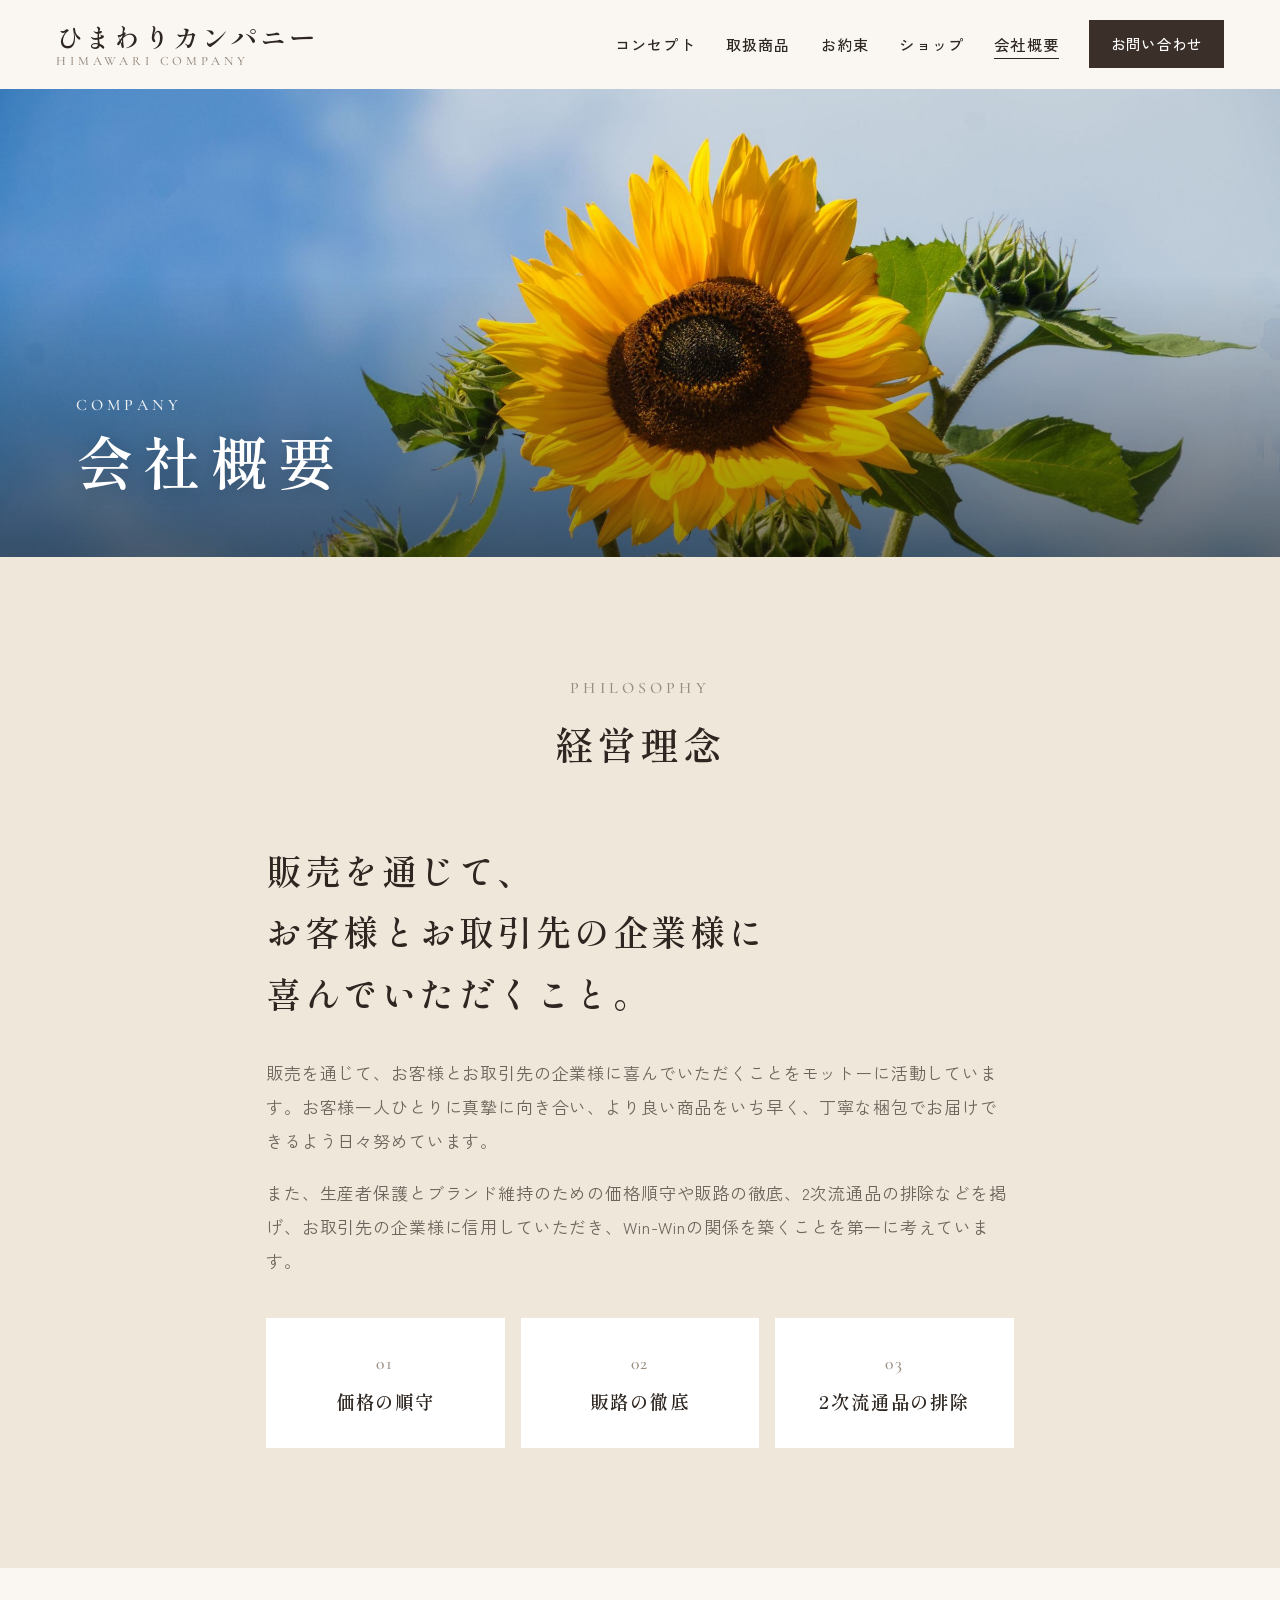
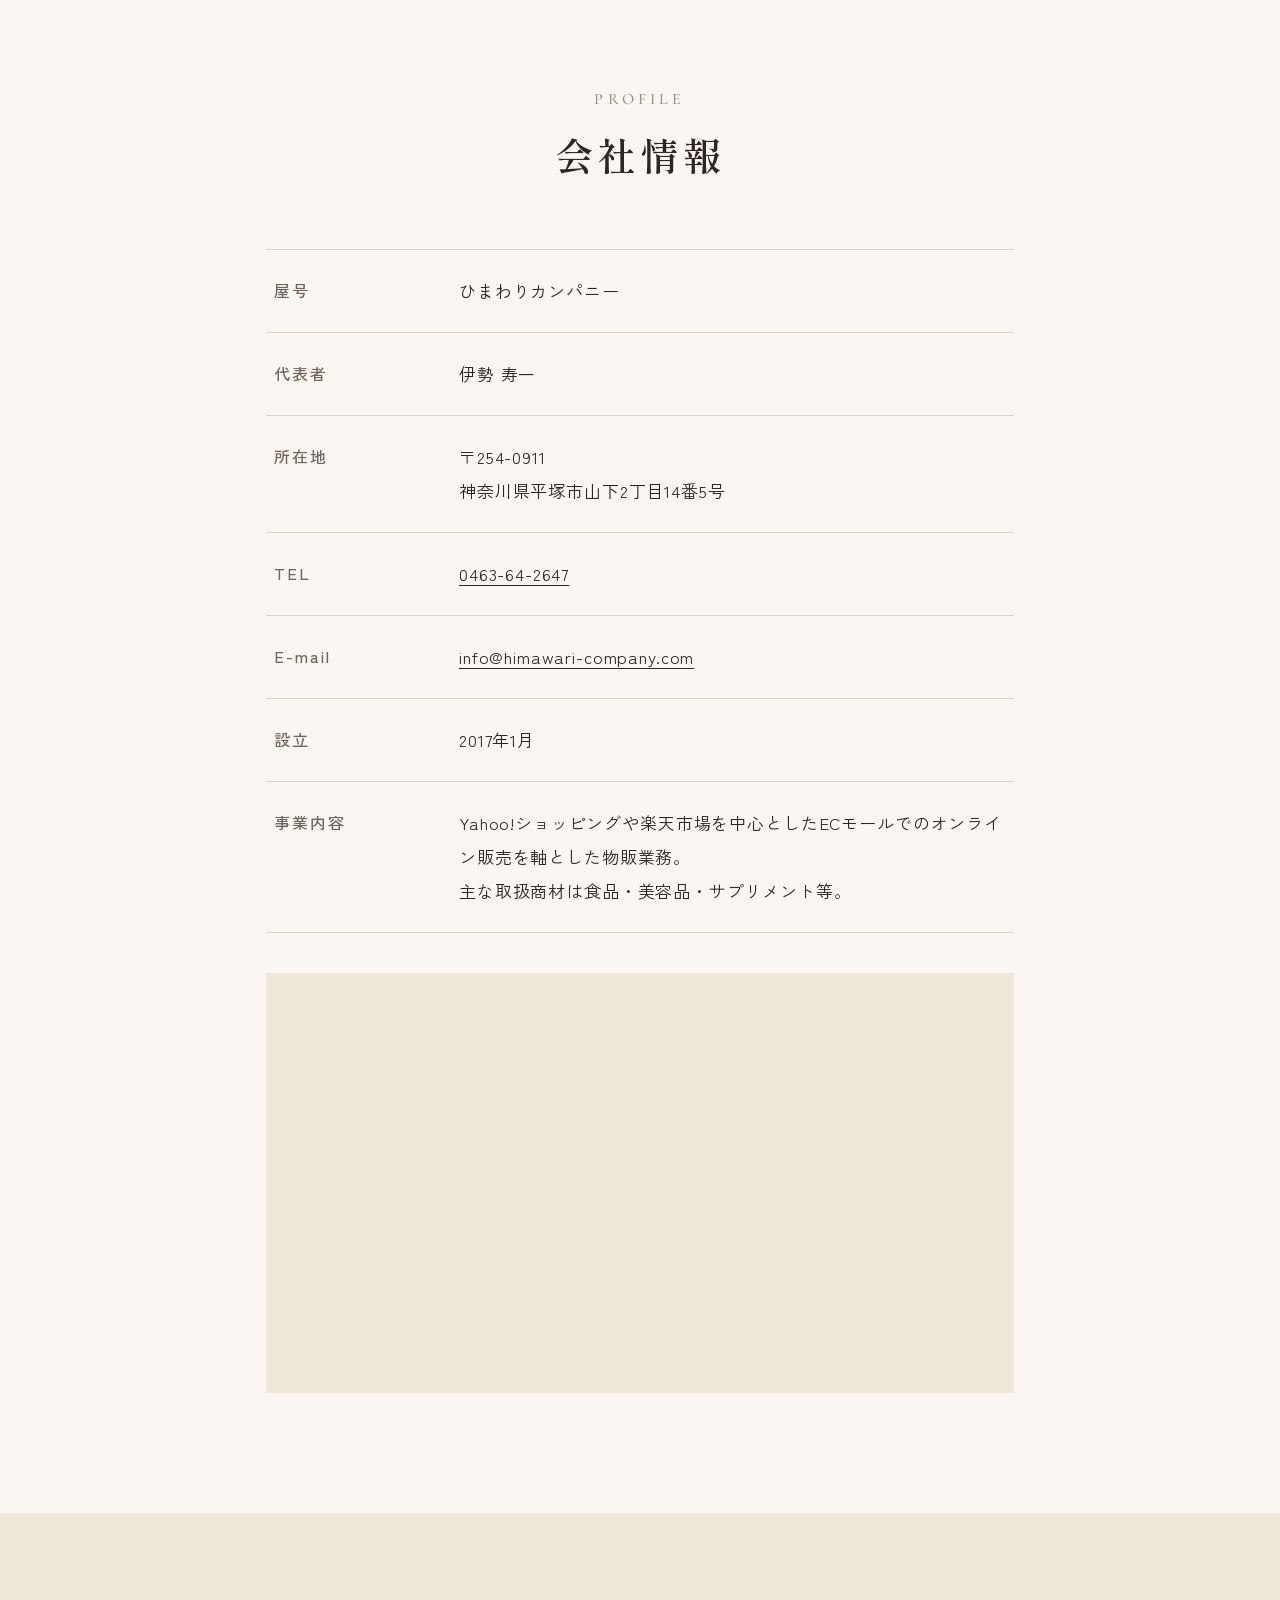
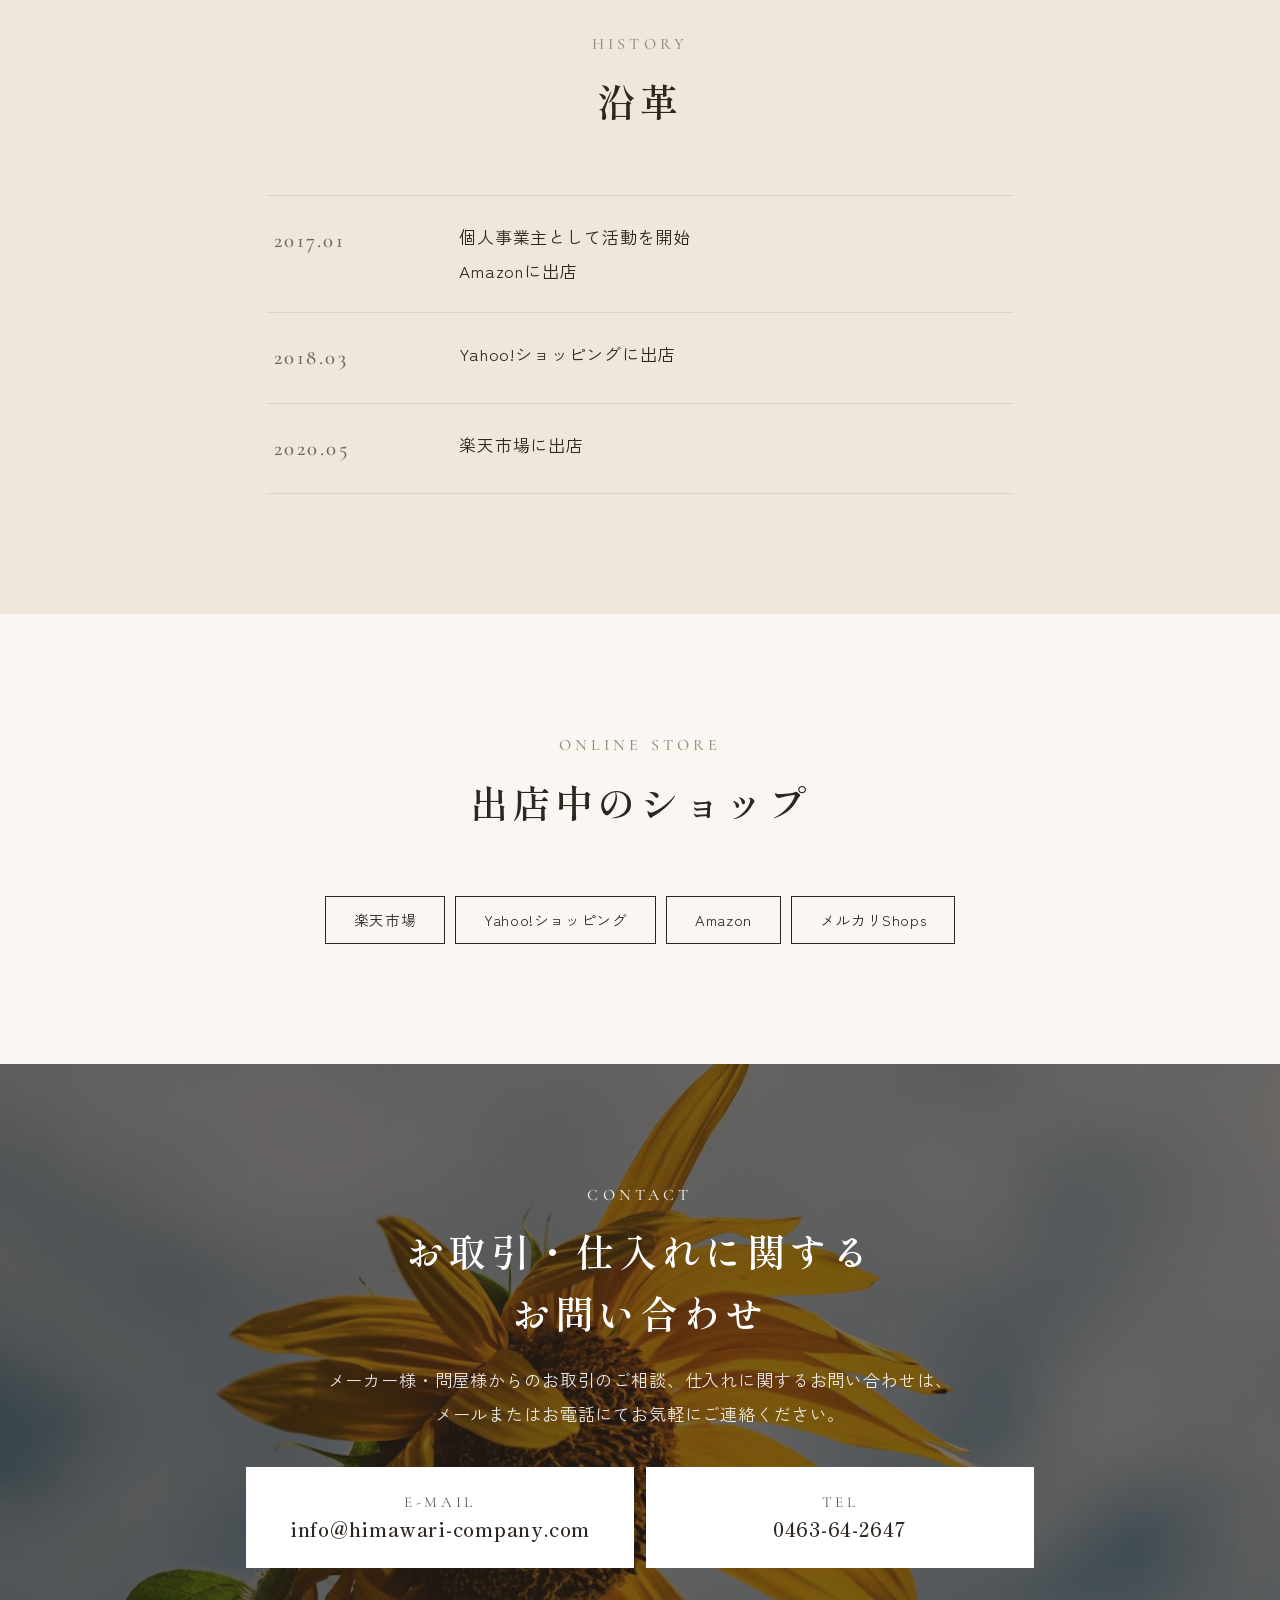
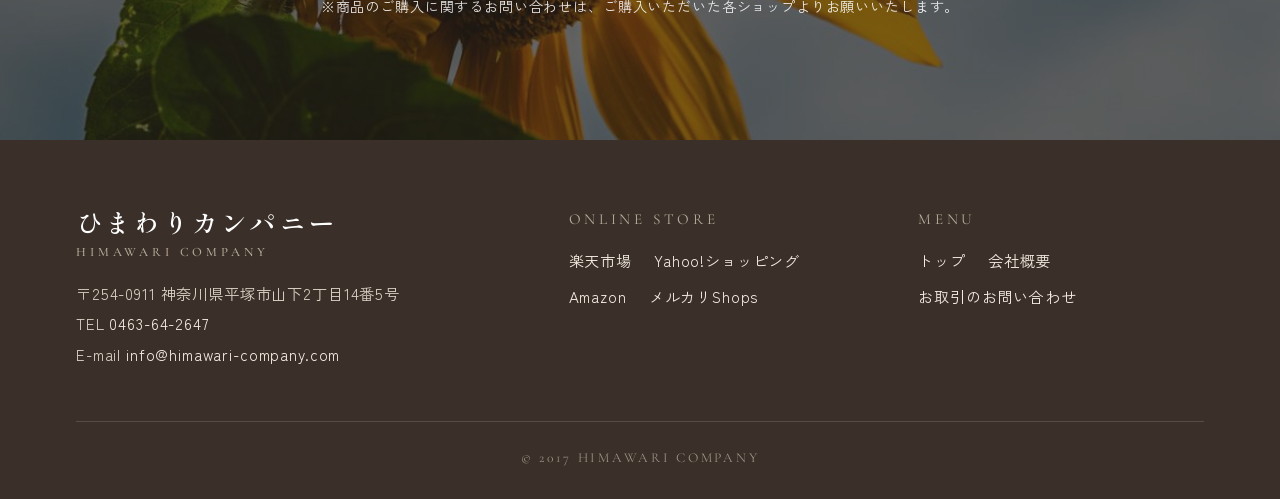
<file: old/company.html>
<!DOCTYPE html>
<html lang="ja">
<head>
  <meta charset="UTF-8">
  <meta name="viewport" content="width=device-width, initial-scale=1">
  <title>会社概要｜ひまわりカンパニー</title>
  <meta name="description" content="ひまわりカンパニーの会社概要です。神奈川県平塚市を拠点に、楽天市場・Yahoo!ショッピング・Amazon・メルカリShopsでのオンライン販売を行っています。お取引・仕入れに関するお問い合わせもこちらから。">
  <meta name="theme-color" content="#faf8f4">
  <meta property="og:type" content="website">
  <meta property="og:title" content="会社概要｜ひまわりカンパニー">
  <meta property="og:description" content="ECモールでのオンライン販売を軸とした物販業務を行っています。">
  <meta property="og:image" content="images/company-header.jpg">
  <link rel="icon" href="images/favicon.svg" type="image/svg+xml">
  <link rel="preconnect" href="https://fonts.googleapis.com">
  <link rel="preconnect" href="https://fonts.gstatic.com" crossorigin>
  <link rel="stylesheet" href="https://fonts.googleapis.com/css2?family=Cormorant+Garamond:wght@400;500&family=Shippori+Mincho:wght@500&family=Zen+Kaku+Gothic+New:wght@400;500&display=swap">
  <link rel="stylesheet" href="css/style.css">
  <script>document.documentElement.classList.add('js');</script>
  <script src="js/main.js" defer></script>
</head>
<body>

  <header class="site-header">
    <div class="container header-inner">
      <a class="brand" href="index.html" aria-label="ひまわりカンパニー トップへ">
        <span class="brand-ja">ひまわりカンパニー</span>
        <span class="brand-en">HIMAWARI COMPANY</span>
      </a>
      <button class="menu-button" type="button" aria-expanded="false" aria-controls="global-nav">
        <span class="menu-button-lines" aria-hidden="true"></span>
        <span class="menu-button-text">MENU</span>
      </button>
      <nav class="global-nav" id="global-nav" aria-label="メインメニュー">
        <ul>
          <li><a href="index.html#concept">コンセプト</a></li>
          <li><a href="index.html#products">取扱商品</a></li>
          <li><a href="index.html#promise">お約束</a></li>
          <li><a href="index.html#shops">ショップ</a></li>
          <li><a href="company.html" aria-current="page">会社概要</a></li>
          <li class="nav-contact"><a href="company.html#contact">お問い合わせ</a></li>
        </ul>
      </nav>
    </div>
  </header>

  <main>

    <!-- 上部の横長のひまわり写真 -->
    <section class="page-hero">
      <img class="page-hero-image" src="images/company-header.jpg" alt="青空の下に広がるひまわり畑" width="2400" height="900" fetchpriority="high">
      <div class="container page-hero-text">
        <p class="label">Company</p>
        <h1>会社概要</h1>
      </div>
    </section>

    <!-- 経営理念 -->
    <section class="section section-sand" id="philosophy">
      <div class="container narrow philosophy">
        <div class="section-head center">
          <p class="label reveal">Philosophy</p>
          <h2 class="section-title reveal reveal-delay-1">経営理念</h2>
        </div>
        <p class="lead reveal">販売を通じて、<br>お客様とお取引先の企業様に<br>喜んでいただくこと。</p>
        <p class="text reveal">販売を通じて、お客様とお取引先の企業様に喜んでいただくことをモットーに活動しています。お客様一人ひとりに真摯に向き合い、より良い商品をいち早く、丁寧な梱包でお届けできるよう日々努めています。</p>
        <p class="text reveal">また、生産者保護とブランド維持のための価格順守や販路の徹底、2次流通品の排除などを掲げ、お取引先の企業様に信用していただき、Win-Winの関係を築くことを第一に考えています。</p>
        <ul class="policy-list reveal">
          <li>価格の順守</li>
          <li>販路の徹底</li>
          <li>2次流通品の排除</li>
        </ul>
      </div>
    </section>

    <!-- 会社情報 -->
    <section class="section" id="profile">
      <div class="container narrow">
        <div class="section-head center">
          <p class="label reveal">Profile</p>
          <h2 class="section-title reveal reveal-delay-1">会社情報</h2>
        </div>
        <dl class="info-list reveal">
          <div class="info-row">
            <dt>屋号</dt>
            <dd>ひまわりカンパニー</dd>
          </div>
          <div class="info-row">
            <dt>代表者</dt>
            <dd>伊勢 寿一</dd>
          </div>
          <div class="info-row">
            <dt>所在地</dt>
            <dd>〒254-0911<br>神奈川県平塚市山下2丁目14番5号</dd>
          </div>
          <div class="info-row">
            <dt>TEL</dt>
            <dd><a href="tel:0463642647">0463-64-2647</a></dd>
          </div>
          <div class="info-row">
            <dt>E-mail</dt>
            <dd><a href="mailto:info@himawari-company.com">info@himawari-company.com</a></dd>
          </div>
          <div class="info-row">
            <dt>設立</dt>
            <dd>2017年1月</dd>
          </div>
          <div class="info-row">
            <dt>事業内容</dt>
            <dd>Yahoo!ショッピングや楽天市場を中心としたECモールでのオンライン販売を軸とした物販業務。<br>主な取扱商材は食品・美容品・サプリメント等。</dd>
          </div>
        </dl>
        <div class="map map-wide reveal-photo">
          <iframe src="https://www.google.com/maps?q=%E7%A5%9E%E5%A5%88%E5%B7%9D%E7%9C%8C%E5%B9%B3%E5%A1%9A%E5%B8%82%E5%B1%B1%E4%B8%8B2%E4%B8%81%E7%9B%AE14%E7%95%AA5%E5%8F%B7&amp;output=embed" title="ひまわりカンパニーの地図" loading="lazy" referrerpolicy="no-referrer-when-downgrade"></iframe>
        </div>
      </div>
    </section>

    <!-- 沿革 -->
    <section class="section section-sand" id="history">
      <div class="container narrow">
        <div class="section-head center">
          <p class="label reveal">History</p>
          <h2 class="section-title reveal reveal-delay-1">沿革</h2>
        </div>
        <ol class="history reveal">
          <li>
            <time datetime="2017-01">2017.01</time>
            <p>個人事業主として活動を開始<br>Amazonに出店</p>
          </li>
          <li>
            <time datetime="2018-03">2018.03</time>
            <p>Yahoo!ショッピングに出店</p>
          </li>
          <li>
            <time datetime="2020-05">2020.05</time>
            <p>楽天市場に出店</p>
          </li>
        </ol>
      </div>
    </section>

    <!-- 出店中のショップ -->
    <section class="section stores" id="stores">
      <div class="container narrow">
        <div class="section-head center">
          <p class="label reveal">Online Store</p>
          <h2 class="section-title reveal reveal-delay-1">出店中のショップ</h2>
        </div>
        <ul class="shop-links reveal">
          <li><a class="shop-link" href="https://www.rakuten.co.jp/himawari-company/" target="_blank" rel="noopener">楽天市場</a></li>
          <li><a class="shop-link" href="https://store.shopping.yahoo.co.jp/himawari-company/" target="_blank" rel="noopener">Yahoo!ショッピング</a></li>
          <li><a class="shop-link" href="https://www.amazon.co.jp/s?me=A3NV0EKBFBU47O&amp;marketplaceID=A1VC38T7YXB528" target="_blank" rel="noopener">Amazon</a></li>
          <li><a class="shop-link" href="https://jp.mercari.com/shops/profile/Aiasz2msF3qnqRSeZ3U2ag" target="_blank" rel="noopener">メルカリShops</a></li>
        </ul>
      </div>
    </section>

    <!-- お取引・仕入れに関するお問い合わせ -->
    <section class="contact-band" id="contact">
      <img class="contact-band-image" src="images/hero-sp.jpg" alt="" width="1200" height="1400" loading="lazy">
      <div class="container contact-band-inner">
        <p class="label reveal">Contact</p>
        <h2 class="section-title reveal reveal-delay-1">お取引・仕入れに関する<br>お問い合わせ</h2>
        <p class="contact-text reveal reveal-delay-2">メーカー様・問屋様からのお取引のご相談、仕入れに関するお問い合わせは、<br class="pc-only">メールまたはお電話にてお気軽にご連絡ください。</p>
        <div class="contact-actions reveal reveal-delay-3">
          <a class="contact-btn" href="mailto:info@himawari-company.com?subject=%E3%81%8A%E5%8F%96%E5%BC%95%E3%81%AB%E3%81%A4%E3%81%84%E3%81%A6%E3%81%AE%E3%81%8A%E5%95%8F%E3%81%84%E5%90%88%E3%82%8F%E3%81%9B">
            <span class="contact-btn-label">E-MAIL</span>
            <span class="contact-btn-value">info@himawari-company.com</span>
          </a>
          <a class="contact-btn" href="tel:0463642647">
            <span class="contact-btn-label">TEL</span>
            <span class="contact-btn-value">0463-64-2647</span>
          </a>
        </div>
        <p class="contact-note">※商品のご購入に関するお問い合わせは、ご購入いただいた各ショップよりお願いいたします。</p>
      </div>
    </section>

  </main>

  <footer class="site-footer">
    <div class="container">
      <div class="footer-grid">
        <div>
          <p class="footer-brand">
            <span class="brand-ja">ひまわりカンパニー</span>
            <span class="brand-en">HIMAWARI COMPANY</span>
          </p>
          <address class="footer-info">
            〒254-0911 神奈川県平塚市山下2丁目14番5号<br>
            TEL <a href="tel:0463642647">0463-64-2647</a><br>
            E-mail <a href="mailto:info@himawari-company.com">info@himawari-company.com</a>
          </address>
        </div>
        <div>
          <p class="footer-heading">ONLINE STORE</p>
          <ul class="footer-links">
            <li><a href="https://www.rakuten.co.jp/himawari-company/" target="_blank" rel="noopener">楽天市場</a></li>
            <li><a href="https://store.shopping.yahoo.co.jp/himawari-company/" target="_blank" rel="noopener">Yahoo!ショッピング</a></li>
            <li><a href="https://www.amazon.co.jp/s?me=A3NV0EKBFBU47O&amp;marketplaceID=A1VC38T7YXB528" target="_blank" rel="noopener">Amazon</a></li>
            <li><a href="https://jp.mercari.com/shops/profile/Aiasz2msF3qnqRSeZ3U2ag" target="_blank" rel="noopener">メルカリShops</a></li>
          </ul>
        </div>
        <div>
          <p class="footer-heading">MENU</p>
          <ul class="footer-links">
            <li><a href="index.html">トップ</a></li>
            <li><a href="company.html">会社概要</a></li>
            <li><a href="company.html#contact">お取引のお問い合わせ</a></li>
          </ul>
        </div>
      </div>
      <p class="copyright">&copy; 2017 HIMAWARI COMPANY</p>
    </div>
  </footer>

</body>
</html>
</file>
<file: old/css/style.css>
/* =========================================
   ひまわりカンパニー 共通スタイル
   写真が主役。生成り・砂色・濃い茶色の3色で、上品であたたかい雰囲気に。
   ひまわりの黄色は写真で見せ、文字や飾りには使いません。
   スマホ優先（モバイルファースト）で作成
   ========================================= */

:root {
  --base: #faf7f2;         /* 生成り（ページの地色） */
  --sand: #efe7da;         /* 砂色（区切りの面） */
  --white: #ffffff;
  --ink: #2e2620;          /* 濃い茶色（文字） */
  --brown: #3b3029;        /* 濃い茶色（面） */
  --sub: #6f655c;          /* 補足の文字 */
  --mute: #998d81;         /* 英字ラベルなど */
  --line: #ddd4c6;         /* 細い罫線 */
  --serif: "Shippori Mincho", "Hiragino Mincho ProN", "Yu Mincho", serif;
  --sans: "Zen Kaku Gothic New", "Hiragino Kaku Gothic ProN", "Hiragino Sans",
    "Yu Gothic", "Meiryo", sans-serif;
  --en: "Cormorant Garamond", "Times New Roman", serif;
  --ease: cubic-bezier(0.22, 0.61, 0.36, 1);
}

*,
*::before,
*::after {
  box-sizing: border-box;
}

html {
  -webkit-text-size-adjust: 100%;
  scroll-behavior: smooth;
  scroll-padding-top: 80px;
}

body {
  margin: 0;
  background: var(--base);
  color: var(--ink);
  font-family: var(--sans);
  font-size: 16px;
  line-height: 2;
  letter-spacing: 0.05em;
  overflow-x: hidden;
  -webkit-font-smoothing: antialiased;
}

img {
  display: block;
  max-width: 100%;
  height: auto;
}

a {
  color: inherit;
}

.container {
  width: 100%;
  max-width: 1240px;
  margin: 0 auto;
  padding: 0 24px;
}

.narrow {
  max-width: 860px;
}

/* 英字の小さなラベル */
.label {
  display: block;
  margin: 0 0 14px;
  color: var(--mute);
  font-family: var(--en);
  font-size: 1rem;
  font-weight: 500;
  letter-spacing: 0.26em;
  line-height: 1.4;
  text-transform: uppercase;
}

/* ---------- ヘッダー ---------- */
.site-header {
  position: sticky;
  top: 0;
  z-index: 50;
  background: var(--base);
  border-bottom: 1px solid transparent;
  transition: border-color 0.4s var(--ease);
}

.site-header.is-scrolled {
  border-bottom-color: var(--line);
}

.header-inner {
  display: flex;
  align-items: center;
  justify-content: space-between;
  gap: 16px;
  max-width: none;
  height: 68px;
}

.brand {
  position: relative;
  z-index: 60;
  display: flex;
  flex-direction: column;
  text-decoration: none;
  line-height: 1.25;
  white-space: nowrap;
}

.brand-ja {
  font-family: var(--serif);
  font-size: 1.3rem;
  font-weight: 600;
  letter-spacing: 0.12em;
}

.brand-en {
  color: var(--mute);
  font-family: var(--en);
  font-size: 0.72rem;
  font-weight: 500;
  letter-spacing: 0.3em;
}

/* スマホ・タブレット：MENU ボタンで開くメニュー */
.menu-button {
  position: relative;
  z-index: 60;
  display: flex;
  align-items: center;
  gap: 10px;
  padding: 8px 0;
  border: 0;
  background: none;
  color: var(--ink);
  font: inherit;
  cursor: pointer;
}

.menu-button-text {
  font-family: var(--en);
  font-size: 0.9rem;
  letter-spacing: 0.2em;
}

.menu-button-lines,
.menu-button-lines::before,
.menu-button-lines::after {
  display: block;
  width: 26px;
  height: 1px;
  background: currentColor;
  transition: transform 0.4s var(--ease), background 0.4s var(--ease);
}

.menu-button-lines {
  position: relative;
}

.menu-button-lines::before,
.menu-button-lines::after {
  content: "";
  position: absolute;
  left: 0;
}

.menu-button-lines::before { top: -7px; }
.menu-button-lines::after  { top: 7px; }

.menu-button[aria-expanded="true"] .menu-button-lines {
  background: transparent;
}

.menu-button[aria-expanded="true"] .menu-button-lines::before {
  transform: translateY(7px) rotate(45deg);
}

.menu-button[aria-expanded="true"] .menu-button-lines::after {
  transform: translateY(-7px) rotate(-45deg);
}

.global-nav {
  position: fixed;
  inset: 0;
  z-index: 55;
  display: flex;
  align-items: center;
  justify-content: center;
  background: var(--base);
  opacity: 0;
  visibility: hidden;
  transition: opacity 0.4s var(--ease), visibility 0.4s;
}

.global-nav.is-open {
  opacity: 1;
  visibility: visible;
}

.global-nav ul {
  display: flex;
  flex-direction: column;
  align-items: center;
  gap: 22px;
  margin: 0;
  padding: 0;
  list-style: none;
}

.global-nav a {
  font-family: var(--serif);
  font-size: 1.35rem;
  font-weight: 600;
  letter-spacing: 0.14em;
  text-decoration: none;
  white-space: nowrap;
}

.global-nav .nav-contact a {
  display: inline-block;
  margin-top: 12px;
  padding: 12px 36px;
  background: var(--brown);
  color: var(--white);
  font-family: var(--sans);
  font-size: 1rem;
  font-weight: 500;
}

body.menu-open {
  overflow: hidden;
}

/* ---------- トップ：大きな社名＋写真 ---------- */
.hero {
  display: grid;
  background: var(--base);
}

.hero-text {
  display: flex;
  flex-direction: column;
  justify-content: center;
  padding: 44px 24px 40px;
}

.hero h1 {
  margin: 0 0 20px;
  font-family: var(--serif);
  font-size: 2.9rem;
  font-weight: 600;
  letter-spacing: 0.08em;
  line-height: 1.3;
}

.hero h1 span {
  display: block;
}

.hero-catch {
  margin: 0 0 32px;
  color: var(--sub);
  font-family: var(--serif);
  font-size: 1.15rem;
  letter-spacing: 0.12em;
  line-height: 1.9;
}

.hero-photo {
  position: relative;
  overflow: hidden;
  aspect-ratio: 6 / 7;
}

.hero-photo img {
  width: 100%;
  height: 100%;
  object-fit: cover;
  animation: hero-zoom 14s var(--ease) both;
}

@keyframes hero-zoom {
  from { transform: scale(1.08); }
  to   { transform: scale(1); }
}

/* ---------- ショップへの小さなボタン ---------- */
.shop-title {
  margin: 0 0 12px;
}

.shop-links {
  display: grid;
  grid-template-columns: repeat(2, minmax(0, 1fr));
  gap: 8px;
  max-width: 440px;
  margin: 0;
  padding: 0;
  list-style: none;
}

.shop-link {
  display: block;
  padding: 10px 8px;
  border: 1px solid var(--ink);
  color: var(--ink);
  font-size: 0.88rem;
  letter-spacing: 0.04em;
  line-height: 1.6;
  text-align: center;
  text-decoration: none;
  white-space: nowrap;
  transition: background 0.4s var(--ease), color 0.4s var(--ease);
}

.shop-link:hover,
.shop-link:focus-visible {
  background: var(--ink);
  color: var(--white);
}

/* ---------- セクション共通 ---------- */
.section {
  padding: 80px 0;
}

.section-sand {
  background: var(--sand);
}

.section-dark {
  background: var(--brown);
  color: #f3ece2;
}

.section-dark .label {
  color: #b9ab9b;
}

.section-head {
  margin: 0 0 44px;
}

.section-head.center {
  text-align: center;
}

.section-title {
  margin: 0;
  font-family: var(--serif);
  font-size: 1.85rem;
  font-weight: 600;
  letter-spacing: 0.12em;
  line-height: 1.6;
}

.lead {
  margin: 0;
  font-family: var(--serif);
  font-size: 1.65rem;
  font-weight: 600;
  letter-spacing: 0.1em;
  line-height: 1.75;
}

.text {
  margin: 0;
  color: var(--sub);
}

.section-dark .text {
  color: #d9cfc3;
}

/* ---------- コンセプト（写真＋文章） ---------- */
.concept {
  display: grid;
  gap: 40px;
  align-items: center;
}

.concept-photo {
  overflow: hidden;
}

.concept-photo img {
  width: 100%;
  aspect-ratio: 4 / 5;
  object-fit: cover;
}

.concept-text .lead {
  margin-bottom: 24px;
}

.concept-text .text {
  margin-bottom: 32px;
}

.text-link {
  display: inline-flex;
  align-items: center;
  gap: 16px;
  color: var(--ink);
  font-size: 0.95rem;
  letter-spacing: 0.12em;
  text-decoration: none;
}

.text-link::after {
  content: "";
  width: 48px;
  height: 1px;
  background: currentColor;
  transition: width 0.5s var(--ease);
}

.text-link:hover::after {
  width: 72px;
}

/* ---------- 取扱商品（写真カード） ---------- */
.products {
  display: grid;
  grid-template-columns: repeat(2, minmax(0, 1fr));
  gap: 32px 12px;
  margin: 0;
  padding: 0;
  list-style: none;
}

.product-photo {
  overflow: hidden;
  margin-bottom: 14px;
  background: var(--white);
}

.product-photo img {
  width: 100%;
  aspect-ratio: 4 / 5;
  object-fit: cover;
  transition: transform 1.2s var(--ease);
}

.product:hover .product-photo img {
  transform: scale(1.05);
}

.product h3 {
  margin: 0;
  font-family: var(--serif);
  font-size: 1.2rem;
  font-weight: 600;
  letter-spacing: 0.1em;
  line-height: 1.6;
}

.product-en {
  display: block;
  color: var(--mute);
  font-family: var(--en);
  font-size: 0.95rem;
  letter-spacing: 0.16em;
  line-height: 1.5;
}

/* ---------- お店のお約束（濃い茶色の面に3枚並べる） ---------- */
.features {
  display: grid;
  gap: 48px;
  margin: 0;
  padding: 0;
  list-style: none;
}

.feature-photo {
  overflow: hidden;
  margin-bottom: 22px;
}

.feature-photo img {
  width: 100%;
  aspect-ratio: 4 / 3;
  object-fit: cover;
}

.feature-num {
  display: block;
  margin-bottom: 6px;
  color: #b9ab9b;
  font-family: var(--en);
  font-size: 1.6rem;
  line-height: 1.2;
}

.feature h3 {
  margin: 0 0 10px;
  font-family: var(--serif);
  font-size: 1.4rem;
  font-weight: 600;
  letter-spacing: 0.1em;
  line-height: 1.6;
}

/* ---------- 会社概要ページ：上部の横長写真 ---------- */
.page-hero {
  position: relative;
  display: flex;
  align-items: flex-end;
  height: 46vh;
  min-height: 320px;
  max-height: 560px;
  overflow: hidden;
  color: var(--white);
  background: #7d9bb8;
}

.page-hero-image {
  position: absolute;
  inset: 0;
  width: 100%;
  height: 100%;
  object-fit: cover;
  object-position: center 30%;
  animation: hero-zoom 14s var(--ease) both;
}

.page-hero::after {
  content: "";
  position: absolute;
  inset: 0;
  background: linear-gradient(0deg, rgba(20, 14, 6, 0.5) 0%, rgba(20, 14, 6, 0) 60%);
}

.page-hero-text {
  position: relative;
  z-index: 1;
  padding-bottom: 36px;
}

.page-hero-text .label {
  margin-bottom: 4px;
  color: rgba(255, 255, 255, 0.9);
}

.page-hero h1 {
  margin: 0;
  font-family: var(--serif);
  font-size: 2.6rem;
  font-weight: 600;
  letter-spacing: 0.16em;
  line-height: 1.4;
  text-shadow: 0 2px 18px rgba(0, 0, 0, 0.2);
}

/* 経営理念 */
.philosophy .lead {
  margin-bottom: 32px;
}

.philosophy .text {
  margin-bottom: 18px;
}

.policy-list {
  display: grid;
  gap: 10px;
  margin: 40px 0 0;
  padding: 0;
  list-style: none;
  counter-reset: policy;
}

.policy-list li {
  display: flex;
  align-items: baseline;
  gap: 16px;
  padding: 18px 22px;
  background: var(--white);
  font-family: var(--serif);
  font-size: 1.15rem;
  font-weight: 600;
  letter-spacing: 0.1em;
}

.policy-list li::before {
  counter-increment: policy;
  content: "0" counter(policy);
  color: var(--mute);
  font-family: var(--en);
  font-size: 1.1rem;
  font-weight: 500;
}

/* 会社情報・沿革（細い罫線の表） */
.info-list,
.history {
  margin: 0;
  padding: 0;
  border-top: 1px solid var(--line);
  list-style: none;
}

.info-row,
.history li {
  display: grid;
  gap: 2px;
  padding: 20px 4px;
  border-bottom: 1px solid var(--line);
}

.info-row dt,
.history time {
  color: var(--sub);
  font-size: 0.92rem;
  font-weight: 500;
  letter-spacing: 0.12em;
}

.history time {
  font-family: var(--en);
  font-size: 1.2rem;
  font-weight: 500;
}

.info-row dd {
  margin: 0;
}

.history p {
  margin: 0;
}

.info-row a {
  text-underline-offset: 4px;
  text-decoration-thickness: 1px;
}

/* 出店ショップ（会社概要ページ） */
.stores .shop-links {
  margin: 0 auto;
}

/* お取引のお問い合わせ */
.contact-text {
  margin: 0 0 36px;
  color: var(--sub);
  text-align: center;
}

.contact-actions {
  display: grid;
  gap: 12px;
}

.contact-btn {
  display: flex;
  flex-direction: column;
  align-items: center;
  padding: 22px 16px;
  border: 1px solid var(--ink);
  background: var(--white);
  color: var(--ink);
  line-height: 1.6;
  text-decoration: none;
  transition: background 0.4s var(--ease), color 0.4s var(--ease);
}

.contact-btn:hover,
.contact-btn:focus-visible {
  background: var(--ink);
  color: var(--white);
}

.contact-btn-label {
  font-family: var(--en);
  font-size: 0.95rem;
  letter-spacing: 0.24em;
  opacity: 0.75;
}

.contact-btn-value {
  font-family: var(--serif);
  font-size: 1.2rem;
  font-weight: 600;
  letter-spacing: 0.04em;
  overflow-wrap: anywhere;
}

.contact-note {
  margin: 24px 0 0;
  color: var(--sub);
  font-size: 0.88rem;
  text-align: center;
}

/* ---------- フッター ---------- */
.site-footer {
  padding: 64px 0 28px;
  background: var(--brown);
  color: #d9cfc3;
  font-size: 0.95rem;
}

.site-footer a {
  color: #f3ece2;
  text-decoration: none;
}

.site-footer a:hover {
  text-decoration: underline;
  text-underline-offset: 4px;
}

.footer-grid {
  display: grid;
  gap: 40px;
}

.footer-brand {
  margin: 0 0 16px;
  color: var(--white);
  line-height: 1.4;
}

.footer-brand .brand-ja {
  display: block;
  font-size: 1.6rem;
}

.footer-brand .brand-en {
  display: block;
  margin-top: 4px;
  color: #b9ab9b;
  font-size: 0.8rem;
}

.footer-info {
  margin: 0;
  font-style: normal;
  line-height: 2;
}

.footer-heading {
  margin: 0 0 10px;
  color: #b9ab9b;
  font-family: var(--en);
  font-size: 0.95rem;
  letter-spacing: 0.24em;
}

.footer-links {
  display: flex;
  flex-wrap: wrap;
  gap: 6px 22px;
  margin: 0;
  padding: 0;
  list-style: none;
}

.copyright {
  margin: 52px 0 0;
  padding-top: 22px;
  border-top: 1px solid rgba(255, 255, 255, 0.14);
  color: #9d9084;
  font-family: var(--en);
  font-size: 0.85rem;
  letter-spacing: 0.2em;
  text-align: center;
}

/* ---------- 数字で見る特長 ---------- */
.numbers {
  background: var(--white);
  border-top: 1px solid var(--line);
  border-bottom: 1px solid var(--line);
}

.numbers-list {
  display: grid;
  margin: 0 auto;
  padding-top: 8px;
  padding-bottom: 8px;
  list-style: none;
}

.numbers-list li {
  display: flex;
  align-items: baseline;
  justify-content: center;
  gap: 10px;
  padding: 18px 0;
  text-align: center;
}

.numbers-list li + li {
  border-top: 1px solid var(--line);
}

.numbers-value {
  font-family: var(--en);
  font-size: 2.6rem;
  font-weight: 500;
  line-height: 1;
  letter-spacing: 0.02em;
}

.numbers-label {
  font-family: var(--serif);
  font-size: 1.05rem;
  font-weight: 600;
  letter-spacing: 0.08em;
}

/* 見出しの下の一言 */
.section-desc {
  margin: 14px 0 0;
  color: var(--sub);
}

.section-dark .section-desc {
  color: #d9cfc3;
}

/* ---------- お取引先様へ ---------- */
.partners {
  display: grid;
  gap: 40px;
  align-items: center;
}

.partners-text .section-title {
  margin-bottom: 20px;
}

.partners-text .text {
  margin-bottom: 28px;
}

.partners-list {
  display: grid;
  gap: 12px;
  margin: 0;
  padding: 0;
  list-style: none;
}

.partners-list li {
  display: flex;
  align-items: baseline;
  gap: 20px;
  padding: 24px 26px;
  background: var(--white);
  font-family: var(--serif);
  font-size: 1.3rem;
  font-weight: 600;
  letter-spacing: 0.1em;
}

.partners-list span {
  color: var(--mute);
  font-family: var(--en);
  font-size: 1.2rem;
  font-weight: 500;
}

/* ---------- 会社情報（かんたん）と地図 ---------- */
.company-brief {
  display: grid;
  gap: 40px;
}

.company-brief .section-title {
  margin-bottom: 28px;
}

.company-brief .info-list {
  margin-bottom: 28px;
}

.map {
  overflow: hidden;
  background: var(--sand);
}

.map iframe {
  display: block;
  width: 100%;
  height: 100%;
  min-height: 320px;
  border: 0;
  filter: grayscale(0.6) sepia(0.12);
}

.map-wide {
  margin-top: 40px;
}

/* ---------- お問い合わせの帯（写真の上） ---------- */
.contact-band {
  position: relative;
  overflow: hidden;
  padding: 88px 0;
  color: var(--white);
  text-align: center;
  background: var(--brown);
}

.contact-band-image {
  position: absolute;
  inset: 0;
  width: 100%;
  height: 100%;
  object-fit: cover;
  object-position: center 30%;
}

.contact-band::after {
  content: "";
  position: absolute;
  inset: 0;
  background: rgba(40, 30, 22, 0.62);
}

.contact-band-inner {
  position: relative;
  z-index: 1;
  max-width: 900px;
}

.contact-band .label {
  color: rgba(255, 255, 255, 0.85);
}

.contact-band .section-title {
  margin-bottom: 20px;
}

.contact-band .contact-text,
.contact-band .contact-note {
  color: rgba(255, 255, 255, 0.88);
}

.contact-band .contact-btn {
  border-color: var(--white);
}

.contact-band .contact-btn:hover,
.contact-band .contact-btn:focus-visible {
  background: transparent;
  color: var(--white);
}

.pc-only {
  display: none;
}

/* ---------- スクロールでふわっと表示（js/main.js） ---------- */
.js .reveal {
  opacity: 0;
  transform: translateY(28px);
  transition: opacity 1.2s var(--ease), transform 1.2s var(--ease);
}

.js .reveal.is-visible {
  opacity: 1;
  transform: none;
}

.js .reveal-delay-1 { transition-delay: 0.15s; }
.js .reveal-delay-2 { transition-delay: 0.3s; }
.js .reveal-delay-3 { transition-delay: 0.45s; }

/* 写真はゆっくり浮かび上がる */
.js .reveal-photo {
  opacity: 0;
  transition: opacity 1.4s var(--ease);
}

.js .reveal-photo img {
  transform: scale(1.06);
  transition: transform 2s var(--ease);
}

.js .reveal-photo.is-visible {
  opacity: 1;
}

.js .reveal-photo.is-visible img {
  transform: none;
}

/* 開いたときの文字（読み込み時） */
.js .hero-text > *,
.js .page-hero-text > * {
  opacity: 0;
  transform: translateY(16px);
  animation: fade-up 1.4s var(--ease) forwards;
}

.js .hero-text > :nth-child(1),
.js .page-hero-text > :nth-child(1) { animation-delay: 0.1s; }
.js .hero-text > :nth-child(2),
.js .page-hero-text > :nth-child(2) { animation-delay: 0.25s; }
.js .hero-text > :nth-child(3) { animation-delay: 0.45s; }
.js .hero-text > :nth-child(4) { animation-delay: 0.6s; }
.js .hero-text > :nth-child(5) { animation-delay: 0.7s; }

@keyframes fade-up {
  to {
    opacity: 1;
    transform: none;
  }
}

/* 動きを減らす設定の人には、動きなしで表示 */
@media (prefers-reduced-motion: reduce) {
  html {
    scroll-behavior: auto;
  }

  *,
  *::before,
  *::after {
    animation: none !important;
    transition: none !important;
  }

  .js .reveal,
  .js .reveal-photo,
  .js .hero-text > *,
  .js .page-hero-text > * {
    opacity: 1;
    transform: none;
  }

  .js .reveal-photo img {
    transform: none;
  }
}

/* ---------- タブレット・パソコン ---------- */
@media (min-width: 900px) {
  body {
    font-size: 17px;
  }

  .container {
    padding: 0 56px;
  }

  .header-inner {
    height: 88px;
  }

  .brand-ja {
    font-size: 1.65rem;
  }

  .brand-en {
    font-size: 0.8rem;
  }


  /* 左に大きな社名、右に写真 */
  .hero {
    grid-template-columns: 5fr 6fr;
    min-height: calc(100vh - 88px);
    min-height: calc(100svh - 88px);
  }

  .hero-text {
    padding: 64px 56px 64px max(56px, calc((100vw - 1240px) / 2 + 56px));
  }

  .hero h1 {
    font-size: clamp(3.6rem, 5.4vw, 5.4rem);
    margin-bottom: 28px;
  }

  .hero-catch {
    font-size: 1.35rem;
    margin-bottom: 48px;
  }

  .hero-photo {
    aspect-ratio: auto;
  }

  .shop-links {
    gap: 10px;
  }

  .shop-link {
    font-size: 0.92rem;
    padding: 11px 10px;
  }

  .section {
    padding: 120px 0;
  }

  .section-head {
    margin-bottom: 64px;
  }

  .section-title {
    font-size: 2.4rem;
  }

  .lead {
    font-size: 2.2rem;
  }

  .concept {
    grid-template-columns: 1fr 1fr;
    gap: 88px;
  }

  .products {
    grid-template-columns: repeat(4, minmax(0, 1fr));
    gap: 24px;
  }

  .product h3 {
    font-size: 1.3rem;
  }

  .features {
    grid-template-columns: repeat(3, minmax(0, 1fr));
    gap: 40px;
  }

  .page-hero {
    height: 52vh;
  }

  .page-hero-text {
    padding-bottom: 56px;
  }

  .page-hero h1 {
    font-size: 3.6rem;
  }

  .policy-list {
    grid-template-columns: repeat(3, 1fr);
    gap: 16px;
  }

  .policy-list li {
    flex-direction: column;
    align-items: center;
    gap: 2px;
    padding: 28px 12px;
  }

  .info-row,
  .history li {
    grid-template-columns: 9em 1fr;
    gap: 32px;
    padding: 24px 8px;
  }

  .info-row dt,
  .history time {
    font-size: 1rem;
  }

  .history time {
    font-size: 1.3rem;
  }

  .stores .shop-links {
    display: flex;
    justify-content: center;
    max-width: none;
  }

  .stores .shop-link {
    padding: 11px 28px;
  }

  .contact-actions {
    grid-template-columns: 1fr 1fr;
  }

  .numbers-list {
    grid-template-columns: repeat(3, 1fr);
    padding-top: 0;
    padding-bottom: 0;
  }

  .numbers-list li {
    flex-direction: column;
    align-items: center;
    gap: 10px;
    padding: 44px 12px;
  }

  .numbers-list li + li {
    border-top: 0;
    border-left: 1px solid var(--line);
  }

  .numbers-value {
    font-size: 3.6rem;
  }

  .numbers-label {
    font-size: 1.15rem;
  }

  .partners {
    grid-template-columns: 5fr 6fr;
    gap: 88px;
  }

  .company-brief {
    grid-template-columns: 1fr 1fr;
    gap: 72px;
    align-items: stretch;
  }

  .map iframe {
    min-height: 420px;
  }

  .contact-band {
    padding: 120px 0;
  }

  .pc-only {
    display: inline;
  }

  .footer-grid {
    grid-template-columns: 1.5fr 1fr 1fr;
    gap: 64px;
  }
}

/* ---------- 広い画面：メニューを横に並べる ---------- */
@media (min-width: 1100px) {
  .menu-button {
    display: none;
  }

  .global-nav {
    position: static;
    display: block;
    background: none;
    opacity: 1;
    visibility: visible;
  }

  .global-nav ul {
    flex-direction: row;
    gap: 30px;
  }

  .global-nav a {
    position: relative;
    font-family: var(--sans);
    font-size: 0.95rem;
    font-weight: 500;
    letter-spacing: 0.08em;
  }

  .global-nav a::after {
    content: "";
    position: absolute;
    left: 0;
    right: 0;
    bottom: -4px;
    height: 1px;
    background: currentColor;
    transform: scaleX(0);
    transform-origin: right;
    transition: transform 0.5s var(--ease);
  }

  .global-nav li:not(.nav-contact) a:hover::after,
  .global-nav a[aria-current="page"]::after {
    transform: scaleX(1);
    transform-origin: left;
  }

  .global-nav .nav-contact a {
    margin: 0;
    padding: 10px 22px;
    font-size: 0.9rem;
    transition: opacity 0.3s;
  }

  .global-nav .nav-contact a:hover {
    opacity: 0.85;
  }
}

/* ---------- 小さなスマホ ---------- */
@media (max-width: 380px) {
  .container {
    padding: 0 18px;
  }

  .hero-text {
    padding-left: 18px;
    padding-right: 18px;
  }

  .brand-ja {
    font-size: 1.05rem;
    letter-spacing: 0.04em;
  }

  .brand-en {
    font-size: 0.62rem;
    letter-spacing: 0.2em;
  }


  .hero h1 {
    font-size: 2.45rem;
  }

  .shop-link {
    font-size: 0.8rem;
    letter-spacing: 0;
  }
}
</file>
<file: css/style.css>
/* =========================================
   ひまわりカンパニー 共通スタイル
   写真が主役。生成り・砂色・濃い茶色の3色で、上品であたたかい雰囲気に。
   ひまわりの黄色は写真で見せ、文字や飾りには使いません。
   スマホ優先（モバイルファースト）で作成
   ========================================= */

:root {
  --base: #faf7f2;         /* 生成り（ページの地色） */
  --sand: #efe7da;         /* 砂色（区切りの面） */
  --white: #ffffff;
  --ink: #2e2620;          /* 濃い茶色（文字） */
  --brown: #3b3029;        /* 濃い茶色（面） */
  --sub: #6f655c;          /* 補足の文字 */
  --mute: #998d81;         /* 英字ラベルなど */
  --line: #ddd4c6;         /* 細い罫線 */
  --serif: "Shippori Mincho", "Hiragino Mincho ProN", "Yu Mincho", serif;
  --sans: "Zen Kaku Gothic New", "Hiragino Kaku Gothic ProN", "Hiragino Sans",
    "Yu Gothic", "Meiryo", sans-serif;
  --en: "Cormorant Garamond", "Times New Roman", serif;
  --ease: cubic-bezier(0.22, 0.61, 0.36, 1);
}

*,
*::before,
*::after {
  box-sizing: border-box;
}

html {
  -webkit-text-size-adjust: 100%;
  scroll-behavior: smooth;
  scroll-padding-top: 80px;
}

body {
  margin: 0;
  background: var(--base);
  color: var(--ink);
  font-family: var(--sans);
  font-size: 16px;
  line-height: 2;
  letter-spacing: 0.05em;
  overflow-x: hidden;
  -webkit-font-smoothing: antialiased;
}

img {
  display: block;
  max-width: 100%;
  height: auto;
}

a {
  color: inherit;
}

.container {
  width: 100%;
  max-width: 1240px;
  margin: 0 auto;
  padding: 0 24px;
}

.narrow {
  max-width: 860px;
}

/* 英字の小さなラベル */
.label {
  display: block;
  margin: 0 0 14px;
  color: var(--mute);
  font-family: var(--en);
  font-size: 1rem;
  font-weight: 500;
  letter-spacing: 0.26em;
  line-height: 1.4;
  text-transform: uppercase;
}

/* ---------- ヘッダー ---------- */
.site-header {
  position: sticky;
  top: 0;
  z-index: 50;
  background: var(--base);
  border-bottom: 1px solid transparent;
  transition: border-color 0.4s var(--ease);
}

.site-header.is-scrolled {
  border-bottom-color: var(--line);
}

.header-inner {
  display: flex;
  align-items: center;
  justify-content: space-between;
  gap: 16px;
  max-width: none;
  height: 68px;
}

.brand {
  position: relative;
  z-index: 60;
  display: flex;
  flex-direction: column;
  text-decoration: none;
  line-height: 1.25;
  white-space: nowrap;
}

.brand-ja {
  font-family: var(--serif);
  font-size: 1.3rem;
  font-weight: 600;
  letter-spacing: 0.12em;
}

.brand-en {
  color: var(--mute);
  font-family: var(--en);
  font-size: 0.72rem;
  font-weight: 500;
  letter-spacing: 0.3em;
}

/* スマホ・タブレット：MENU ボタンで開くメニュー */
.menu-button {
  position: relative;
  z-index: 60;
  display: flex;
  align-items: center;
  gap: 10px;
  padding: 8px 0;
  border: 0;
  background: none;
  color: var(--ink);
  font: inherit;
  cursor: pointer;
}

.menu-button-text {
  font-family: var(--en);
  font-size: 0.9rem;
  letter-spacing: 0.2em;
}

.menu-button-lines,
.menu-button-lines::before,
.menu-button-lines::after {
  display: block;
  width: 26px;
  height: 1px;
  background: currentColor;
  transition: transform 0.4s var(--ease), background 0.4s var(--ease);
}

.menu-button-lines {
  position: relative;
}

.menu-button-lines::before,
.menu-button-lines::after {
  content: "";
  position: absolute;
  left: 0;
}

.menu-button-lines::before { top: -7px; }
.menu-button-lines::after  { top: 7px; }

.menu-button[aria-expanded="true"] .menu-button-lines {
  background: transparent;
}

.menu-button[aria-expanded="true"] .menu-button-lines::before {
  transform: translateY(7px) rotate(45deg);
}

.menu-button[aria-expanded="true"] .menu-button-lines::after {
  transform: translateY(-7px) rotate(-45deg);
}

.global-nav {
  position: fixed;
  inset: 0;
  z-index: 55;
  display: flex;
  align-items: center;
  justify-content: center;
  background: var(--base);
  opacity: 0;
  visibility: hidden;
  transition: opacity 0.4s var(--ease), visibility 0.4s;
}

.global-nav.is-open {
  opacity: 1;
  visibility: visible;
}

.global-nav ul {
  display: flex;
  flex-direction: column;
  align-items: center;
  gap: 22px;
  margin: 0;
  padding: 0;
  list-style: none;
}

.global-nav a {
  font-family: var(--serif);
  font-size: 1.35rem;
  font-weight: 600;
  letter-spacing: 0.14em;
  text-decoration: none;
  white-space: nowrap;
}

.global-nav .nav-contact a {
  display: inline-block;
  margin-top: 12px;
  padding: 12px 36px;
  background: var(--brown);
  color: var(--white);
  font-family: var(--sans);
  font-size: 1rem;
  font-weight: 500;
}

body.menu-open {
  overflow: hidden;
}

/* ---------- トップ：大きな社名＋写真 ---------- */
.hero {
  display: grid;
  background: var(--base);
}

.hero-text {
  display: flex;
  flex-direction: column;
  justify-content: center;
  padding: 44px 24px 40px;
}

.hero h1 {
  margin: 0 0 20px;
  font-family: var(--serif);
  font-size: 2.9rem;
  font-weight: 600;
  letter-spacing: 0.08em;
  line-height: 1.3;
}

.hero h1 span {
  display: block;
}

.hero-catch {
  margin: 0 0 32px;
  color: var(--sub);
  font-family: var(--serif);
  font-size: 1.15rem;
  letter-spacing: 0.12em;
  line-height: 1.9;
}

.hero-photo {
  position: relative;
  overflow: hidden;
  aspect-ratio: 6 / 7;
}

.hero-photo img {
  width: 100%;
  height: 100%;
  object-fit: cover;
  animation: hero-zoom 14s var(--ease) both;
}

@keyframes hero-zoom {
  from { transform: scale(1.08); }
  to   { transform: scale(1); }
}

/* ---------- ショップへの小さなボタン ---------- */
.shop-title {
  margin: 0 0 12px;
}

.shop-links {
  display: grid;
  grid-template-columns: repeat(2, minmax(0, 1fr));
  gap: 8px;
  max-width: 440px;
  margin: 0;
  padding: 0;
  list-style: none;
}

.shop-link {
  display: block;
  padding: 10px 8px;
  border: 1px solid var(--ink);
  color: var(--ink);
  font-size: 0.88rem;
  letter-spacing: 0.04em;
  line-height: 1.6;
  text-align: center;
  text-decoration: none;
  white-space: nowrap;
  transition: background 0.4s var(--ease), color 0.4s var(--ease);
}

.shop-link:hover,
.shop-link:focus-visible {
  background: var(--ink);
  color: var(--white);
}

/* ---------- セクション共通 ---------- */
.section {
  padding: 80px 0;
}

.section-sand {
  background: var(--sand);
}

.section-dark {
  background: var(--brown);
  color: #f3ece2;
}

.section-dark .label {
  color: #b9ab9b;
}

.section-head {
  margin: 0 0 44px;
}

.section-head.center {
  text-align: center;
}

.section-title {
  margin: 0;
  font-family: var(--serif);
  font-size: 1.85rem;
  font-weight: 600;
  letter-spacing: 0.12em;
  line-height: 1.6;
}

.lead {
  margin: 0;
  font-family: var(--serif);
  font-size: 1.65rem;
  font-weight: 600;
  letter-spacing: 0.1em;
  line-height: 1.75;
}

.text {
  margin: 0;
  color: var(--sub);
}

.section-dark .text {
  color: #d9cfc3;
}

/* ---------- コンセプト（写真＋文章） ---------- */
.concept {
  display: grid;
  gap: 40px;
  align-items: center;
}

.concept-photo {
  overflow: hidden;
}

.concept-photo img {
  width: 100%;
  aspect-ratio: 4 / 5;
  object-fit: cover;
}

.concept-text .lead {
  margin-bottom: 24px;
}

.concept-text .text {
  margin-bottom: 32px;
}

.text-link {
  display: inline-flex;
  align-items: center;
  gap: 16px;
  color: var(--ink);
  font-size: 0.95rem;
  letter-spacing: 0.12em;
  text-decoration: none;
}

.text-link::after {
  content: "";
  width: 48px;
  height: 1px;
  background: currentColor;
  transition: width 0.5s var(--ease);
}

.text-link:hover::after {
  width: 72px;
}

/* ---------- 取扱商品（写真カード） ---------- */
.products {
  display: grid;
  grid-template-columns: repeat(2, minmax(0, 1fr));
  gap: 32px 12px;
  margin: 0;
  padding: 0;
  list-style: none;
}

.product-photo {
  overflow: hidden;
  margin-bottom: 14px;
  background: var(--white);
}

.product-photo img {
  width: 100%;
  aspect-ratio: 4 / 5;
  object-fit: cover;
  transition: transform 1.2s var(--ease);
}

.product:hover .product-photo img {
  transform: scale(1.05);
}

.product h3 {
  margin: 0;
  font-family: var(--serif);
  font-size: 1.2rem;
  font-weight: 600;
  letter-spacing: 0.1em;
  line-height: 1.6;
}

.product-en {
  display: block;
  color: var(--mute);
  font-family: var(--en);
  font-size: 0.95rem;
  letter-spacing: 0.16em;
  line-height: 1.5;
}

/* ---------- お店のお約束（濃い茶色の面に3枚並べる） ---------- */
.features {
  display: grid;
  gap: 48px;
  margin: 0;
  padding: 0;
  list-style: none;
}

.feature-photo {
  overflow: hidden;
  margin-bottom: 22px;
}

.feature-photo img {
  width: 100%;
  aspect-ratio: 4 / 3;
  object-fit: cover;
}

.feature-num {
  display: block;
  margin-bottom: 6px;
  color: #b9ab9b;
  font-family: var(--en);
  font-size: 1.6rem;
  line-height: 1.2;
}

.feature h3 {
  margin: 0 0 10px;
  font-family: var(--serif);
  font-size: 1.4rem;
  font-weight: 600;
  letter-spacing: 0.1em;
  line-height: 1.6;
}

/* ---------- 会社概要ページ：上部の横長写真 ---------- */
.page-hero {
  position: relative;
  display: flex;
  align-items: flex-end;
  height: 46vh;
  min-height: 320px;
  max-height: 560px;
  overflow: hidden;
  color: var(--white);
  background: #7d9bb8;
}

.page-hero-image {
  position: absolute;
  inset: 0;
  width: 100%;
  height: 100%;
  object-fit: cover;
  object-position: center 30%;
  animation: hero-zoom 14s var(--ease) both;
}

.page-hero::after {
  content: "";
  position: absolute;
  inset: 0;
  background: linear-gradient(0deg, rgba(20, 14, 6, 0.5) 0%, rgba(20, 14, 6, 0) 60%);
}

.page-hero-text {
  position: relative;
  z-index: 1;
  padding-bottom: 36px;
}

.page-hero-text .label {
  margin-bottom: 4px;
  color: rgba(255, 255, 255, 0.9);
}

.page-hero h1 {
  margin: 0;
  font-family: var(--serif);
  font-size: 2.6rem;
  font-weight: 600;
  letter-spacing: 0.16em;
  line-height: 1.4;
  text-shadow: 0 2px 18px rgba(0, 0, 0, 0.2);
}

/* 経営理念 */
.philosophy .lead {
  margin-bottom: 32px;
}

.philosophy .text {
  margin-bottom: 18px;
}

.policy-list {
  display: grid;
  gap: 10px;
  margin: 40px 0 0;
  padding: 0;
  list-style: none;
  counter-reset: policy;
}

.policy-list li {
  display: flex;
  align-items: baseline;
  gap: 16px;
  padding: 18px 22px;
  background: var(--white);
  font-family: var(--serif);
  font-size: 1.15rem;
  font-weight: 600;
  letter-spacing: 0.1em;
}

.policy-list li::before {
  counter-increment: policy;
  content: "0" counter(policy);
  color: var(--mute);
  font-family: var(--en);
  font-size: 1.1rem;
  font-weight: 500;
}

/* 会社情報・沿革（細い罫線の表） */
.info-list,
.history {
  margin: 0;
  padding: 0;
  border-top: 1px solid var(--line);
  list-style: none;
}

.info-row,
.history li {
  display: grid;
  gap: 2px;
  padding: 20px 4px;
  border-bottom: 1px solid var(--line);
}

.info-row dt,
.history time {
  color: var(--sub);
  font-size: 0.92rem;
  font-weight: 500;
  letter-spacing: 0.12em;
}

.history time {
  font-family: var(--en);
  font-size: 1.2rem;
  font-weight: 500;
}

.info-row dd {
  margin: 0;
}

.history p {
  margin: 0;
}

.info-row a {
  text-underline-offset: 4px;
  text-decoration-thickness: 1px;
}

/* 出店ショップ（会社概要ページ） */
.stores .shop-links {
  margin: 0 auto;
}

/* お取引のお問い合わせ */
.contact-text {
  margin: 0 0 36px;
  color: var(--sub);
  text-align: center;
}

.contact-actions {
  display: grid;
  gap: 12px;
}

.contact-btn {
  display: flex;
  flex-direction: column;
  align-items: center;
  padding: 22px 16px;
  border: 1px solid var(--ink);
  background: var(--white);
  color: var(--ink);
  line-height: 1.6;
  text-decoration: none;
  transition: background 0.4s var(--ease), color 0.4s var(--ease);
}

.contact-btn:hover,
.contact-btn:focus-visible {
  background: var(--ink);
  color: var(--white);
}

.contact-btn-label {
  font-family: var(--en);
  font-size: 0.95rem;
  letter-spacing: 0.24em;
  opacity: 0.75;
}

.contact-btn-value {
  font-family: var(--serif);
  font-size: 1.2rem;
  font-weight: 600;
  letter-spacing: 0.04em;
  overflow-wrap: anywhere;
}

.contact-note {
  margin: 24px 0 0;
  color: var(--sub);
  font-size: 0.88rem;
  text-align: center;
}

/* ---------- フッター ---------- */
.site-footer {
  padding: 64px 0 28px;
  background: var(--brown);
  color: #d9cfc3;
  font-size: 0.95rem;
}

.site-footer a {
  color: #f3ece2;
  text-decoration: none;
}

.site-footer a:hover {
  text-decoration: underline;
  text-underline-offset: 4px;
}

.footer-grid {
  display: grid;
  gap: 40px;
}

.footer-brand {
  margin: 0 0 16px;
  color: var(--white);
  line-height: 1.4;
}

.footer-brand .brand-ja {
  display: block;
  font-size: 1.6rem;
}

.footer-brand .brand-en {
  display: block;
  margin-top: 4px;
  color: #b9ab9b;
  font-size: 0.8rem;
}

.footer-info {
  margin: 0;
  font-style: normal;
  line-height: 2;
}

.footer-heading {
  margin: 0 0 10px;
  color: #b9ab9b;
  font-family: var(--en);
  font-size: 0.95rem;
  letter-spacing: 0.24em;
}

.footer-links {
  display: flex;
  flex-wrap: wrap;
  gap: 6px 22px;
  margin: 0;
  padding: 0;
  list-style: none;
}

.copyright {
  margin: 52px 0 0;
  padding-top: 22px;
  border-top: 1px solid rgba(255, 255, 255, 0.14);
  color: #9d9084;
  font-family: var(--en);
  font-size: 0.85rem;
  letter-spacing: 0.2em;
  text-align: center;
}

/* ---------- 数字で見る特長 ---------- */
.numbers {
  background: var(--white);
  border-top: 1px solid var(--line);
  border-bottom: 1px solid var(--line);
}

.numbers-list {
  display: grid;
  margin: 0 auto;
  padding-top: 8px;
  padding-bottom: 8px;
  list-style: none;
}

.numbers-list li {
  display: flex;
  align-items: baseline;
  justify-content: center;
  gap: 10px;
  padding: 18px 0;
  text-align: center;
}

.numbers-list li + li {
  border-top: 1px solid var(--line);
}

.numbers-value {
  font-family: var(--en);
  font-size: 2.6rem;
  font-weight: 500;
  line-height: 1;
  letter-spacing: 0.02em;
}

.numbers-label {
  font-family: var(--serif);
  font-size: 1.05rem;
  font-weight: 600;
  letter-spacing: 0.08em;
}

/* 見出しの下の一言 */
.section-desc {
  margin: 14px 0 0;
  color: var(--sub);
}

.section-dark .section-desc {
  color: #d9cfc3;
}

/* ---------- お取引先様へ ---------- */
.partners {
  display: grid;
  gap: 40px;
  align-items: center;
}

.partners-text .section-title {
  margin-bottom: 20px;
}

.partners-text .text {
  margin-bottom: 28px;
}

.partners-list {
  display: grid;
  gap: 12px;
  margin: 0;
  padding: 0;
  list-style: none;
}

.partners-list li {
  display: flex;
  align-items: baseline;
  gap: 20px;
  padding: 24px 26px;
  background: var(--white);
  font-family: var(--serif);
  font-size: 1.3rem;
  font-weight: 600;
  letter-spacing: 0.1em;
}

.partners-list span {
  color: var(--mute);
  font-family: var(--en);
  font-size: 1.2rem;
  font-weight: 500;
}

/* ---------- 会社情報（かんたん）と地図 ---------- */
.company-brief {
  display: grid;
  gap: 40px;
}

.company-brief .section-title {
  margin-bottom: 28px;
}

.company-brief .info-list {
  margin-bottom: 28px;
}

.map {
  overflow: hidden;
  background: var(--sand);
}

.map iframe {
  display: block;
  width: 100%;
  height: 100%;
  min-height: 320px;
  border: 0;
  filter: grayscale(0.6) sepia(0.12);
}

.map-wide {
  margin-top: 40px;
}

/* ---------- お問い合わせの帯（写真の上） ---------- */
.contact-band {
  position: relative;
  overflow: hidden;
  padding: 88px 0;
  color: var(--white);
  text-align: center;
  background: var(--brown);
}

.contact-band-image {
  position: absolute;
  inset: 0;
  width: 100%;
  height: 100%;
  object-fit: cover;
  object-position: center 30%;
}

.contact-band::after {
  content: "";
  position: absolute;
  inset: 0;
  background: rgba(40, 30, 22, 0.62);
}

.contact-band-inner {
  position: relative;
  z-index: 1;
  max-width: 900px;
}

.contact-band .label {
  color: rgba(255, 255, 255, 0.85);
}

.contact-band .section-title {
  margin-bottom: 20px;
}

.contact-band .contact-text,
.contact-band .contact-note {
  color: rgba(255, 255, 255, 0.88);
}

.contact-band .contact-btn {
  border-color: var(--white);
}

.contact-band .contact-btn:hover,
.contact-band .contact-btn:focus-visible {
  background: transparent;
  color: var(--white);
}

.pc-only {
  display: none;
}

/* ---------- スクロールでふわっと表示（js/main.js） ---------- */
.js .reveal {
  opacity: 0;
  transform: translateY(28px);
  transition: opacity 1.2s var(--ease), transform 1.2s var(--ease);
}

.js .reveal.is-visible {
  opacity: 1;
  transform: none;
}

.js .reveal-delay-1 { transition-delay: 0.15s; }
.js .reveal-delay-2 { transition-delay: 0.3s; }
.js .reveal-delay-3 { transition-delay: 0.45s; }

/* 写真はゆっくり浮かび上がる */
.js .reveal-photo {
  opacity: 0;
  transition: opacity 1.4s var(--ease);
}

.js .reveal-photo img {
  transform: scale(1.06);
  transition: transform 2s var(--ease);
}

.js .reveal-photo.is-visible {
  opacity: 1;
}

.js .reveal-photo.is-visible img {
  transform: none;
}

/* 開いたときの文字（読み込み時） */
.js .hero-text > *,
.js .page-hero-text > * {
  opacity: 0;
  transform: translateY(16px);
  animation: fade-up 1.4s var(--ease) forwards;
}

.js .hero-text > :nth-child(1),
.js .page-hero-text > :nth-child(1) { animation-delay: 0.1s; }
.js .hero-text > :nth-child(2),
.js .page-hero-text > :nth-child(2) { animation-delay: 0.25s; }
.js .hero-text > :nth-child(3) { animation-delay: 0.45s; }
.js .hero-text > :nth-child(4) { animation-delay: 0.6s; }
.js .hero-text > :nth-child(5) { animation-delay: 0.7s; }

@keyframes fade-up {
  to {
    opacity: 1;
    transform: none;
  }
}

/* 動きを減らす設定の人には、動きなしで表示 */
@media (prefers-reduced-motion: reduce) {
  html {
    scroll-behavior: auto;
  }

  *,
  *::before,
  *::after {
    animation: none !important;
    transition: none !important;
  }

  .js .reveal,
  .js .reveal-photo,
  .js .hero-text > *,
  .js .page-hero-text > * {
    opacity: 1;
    transform: none;
  }

  .js .reveal-photo img {
    transform: none;
  }
}

/* ---------- タブレット・パソコン ---------- */
@media (min-width: 900px) {
  body {
    font-size: 17px;
  }

  .container {
    padding: 0 56px;
  }

  .header-inner {
    height: 88px;
  }

  .brand-ja {
    font-size: 1.65rem;
  }

  .brand-en {
    font-size: 0.8rem;
  }


  /* 左に大きな社名、右に写真 */
  .hero {
    grid-template-columns: 5fr 6fr;
    min-height: calc(100vh - 88px);
    min-height: calc(100svh - 88px);
  }

  .hero-text {
    padding: 64px 56px 64px max(56px, calc((100vw - 1240px) / 2 + 56px));
  }

  .hero h1 {
    font-size: clamp(3.6rem, 5.4vw, 5.4rem);
    margin-bottom: 28px;
  }

  .hero-catch {
    font-size: 1.35rem;
    margin-bottom: 48px;
  }

  .hero-photo {
    aspect-ratio: auto;
  }

  .shop-links {
    gap: 10px;
  }

  .shop-link {
    font-size: 0.92rem;
    padding: 11px 10px;
  }

  .section {
    padding: 120px 0;
  }

  .section-head {
    margin-bottom: 64px;
  }

  .section-title {
    font-size: 2.4rem;
  }

  .lead {
    font-size: 2.2rem;
  }

  .concept {
    grid-template-columns: 1fr 1fr;
    gap: 88px;
  }

  .products {
    grid-template-columns: repeat(4, minmax(0, 1fr));
    gap: 24px;
  }

  .product h3 {
    font-size: 1.3rem;
  }

  .features {
    grid-template-columns: repeat(3, minmax(0, 1fr));
    gap: 40px;
  }

  .page-hero {
    height: 52vh;
  }

  .page-hero-text {
    padding-bottom: 56px;
  }

  .page-hero h1 {
    font-size: 3.6rem;
  }

  .policy-list {
    grid-template-columns: repeat(3, 1fr);
    gap: 16px;
  }

  .policy-list li {
    flex-direction: column;
    align-items: center;
    gap: 2px;
    padding: 28px 12px;
  }

  .info-row,
  .history li {
    grid-template-columns: 9em 1fr;
    gap: 32px;
    padding: 24px 8px;
  }

  .info-row dt,
  .history time {
    font-size: 1rem;
  }

  .history time {
    font-size: 1.3rem;
  }

  .stores .shop-links {
    display: flex;
    justify-content: center;
    max-width: none;
  }

  .stores .shop-link {
    padding: 11px 28px;
  }

  .contact-actions {
    grid-template-columns: 1fr 1fr;
  }

  .numbers-list {
    grid-template-columns: repeat(3, 1fr);
    padding-top: 0;
    padding-bottom: 0;
  }

  .numbers-list li {
    flex-direction: column;
    align-items: center;
    gap: 10px;
    padding: 44px 12px;
  }

  .numbers-list li + li {
    border-top: 0;
    border-left: 1px solid var(--line);
  }

  .numbers-value {
    font-size: 3.6rem;
  }

  .numbers-label {
    font-size: 1.15rem;
  }

  .partners {
    grid-template-columns: 5fr 6fr;
    gap: 88px;
  }

  .company-brief {
    grid-template-columns: 1fr 1fr;
    gap: 72px;
    align-items: stretch;
  }

  .map iframe {
    min-height: 420px;
  }

  .contact-band {
    padding: 120px 0;
  }

  .pc-only {
    display: inline;
  }

  .footer-grid {
    grid-template-columns: 1.5fr 1fr 1fr;
    gap: 64px;
  }
}

/* ---------- 広い画面：メニューを横に並べる ---------- */
@media (min-width: 1100px) {
  .menu-button {
    display: none;
  }

  .global-nav {
    position: static;
    display: block;
    background: none;
    opacity: 1;
    visibility: visible;
  }

  .global-nav ul {
    flex-direction: row;
    gap: 30px;
  }

  .global-nav a {
    position: relative;
    font-family: var(--sans);
    font-size: 0.95rem;
    font-weight: 500;
    letter-spacing: 0.08em;
  }

  .global-nav a::after {
    content: "";
    position: absolute;
    left: 0;
    right: 0;
    bottom: -4px;
    height: 1px;
    background: currentColor;
    transform: scaleX(0);
    transform-origin: right;
    transition: transform 0.5s var(--ease);
  }

  .global-nav li:not(.nav-contact) a:hover::after,
  .global-nav a[aria-current="page"]::after {
    transform: scaleX(1);
    transform-origin: left;
  }

  .global-nav .nav-contact a {
    margin: 0;
    padding: 10px 22px;
    font-size: 0.9rem;
    transition: opacity 0.3s;
  }

  .global-nav .nav-contact a:hover {
    opacity: 0.85;
  }
}

/* ---------- 小さなスマホ ---------- */
@media (max-width: 380px) {
  .container {
    padding: 0 18px;
  }

  .hero-text {
    padding-left: 18px;
    padding-right: 18px;
  }

  .brand-ja {
    font-size: 1.05rem;
    letter-spacing: 0.04em;
  }

  .brand-en {
    font-size: 0.62rem;
    letter-spacing: 0.2em;
  }


  .hero h1 {
    font-size: 2.45rem;
  }

  .shop-link {
    font-size: 0.8rem;
    letter-spacing: 0;
  }
}
</file>
